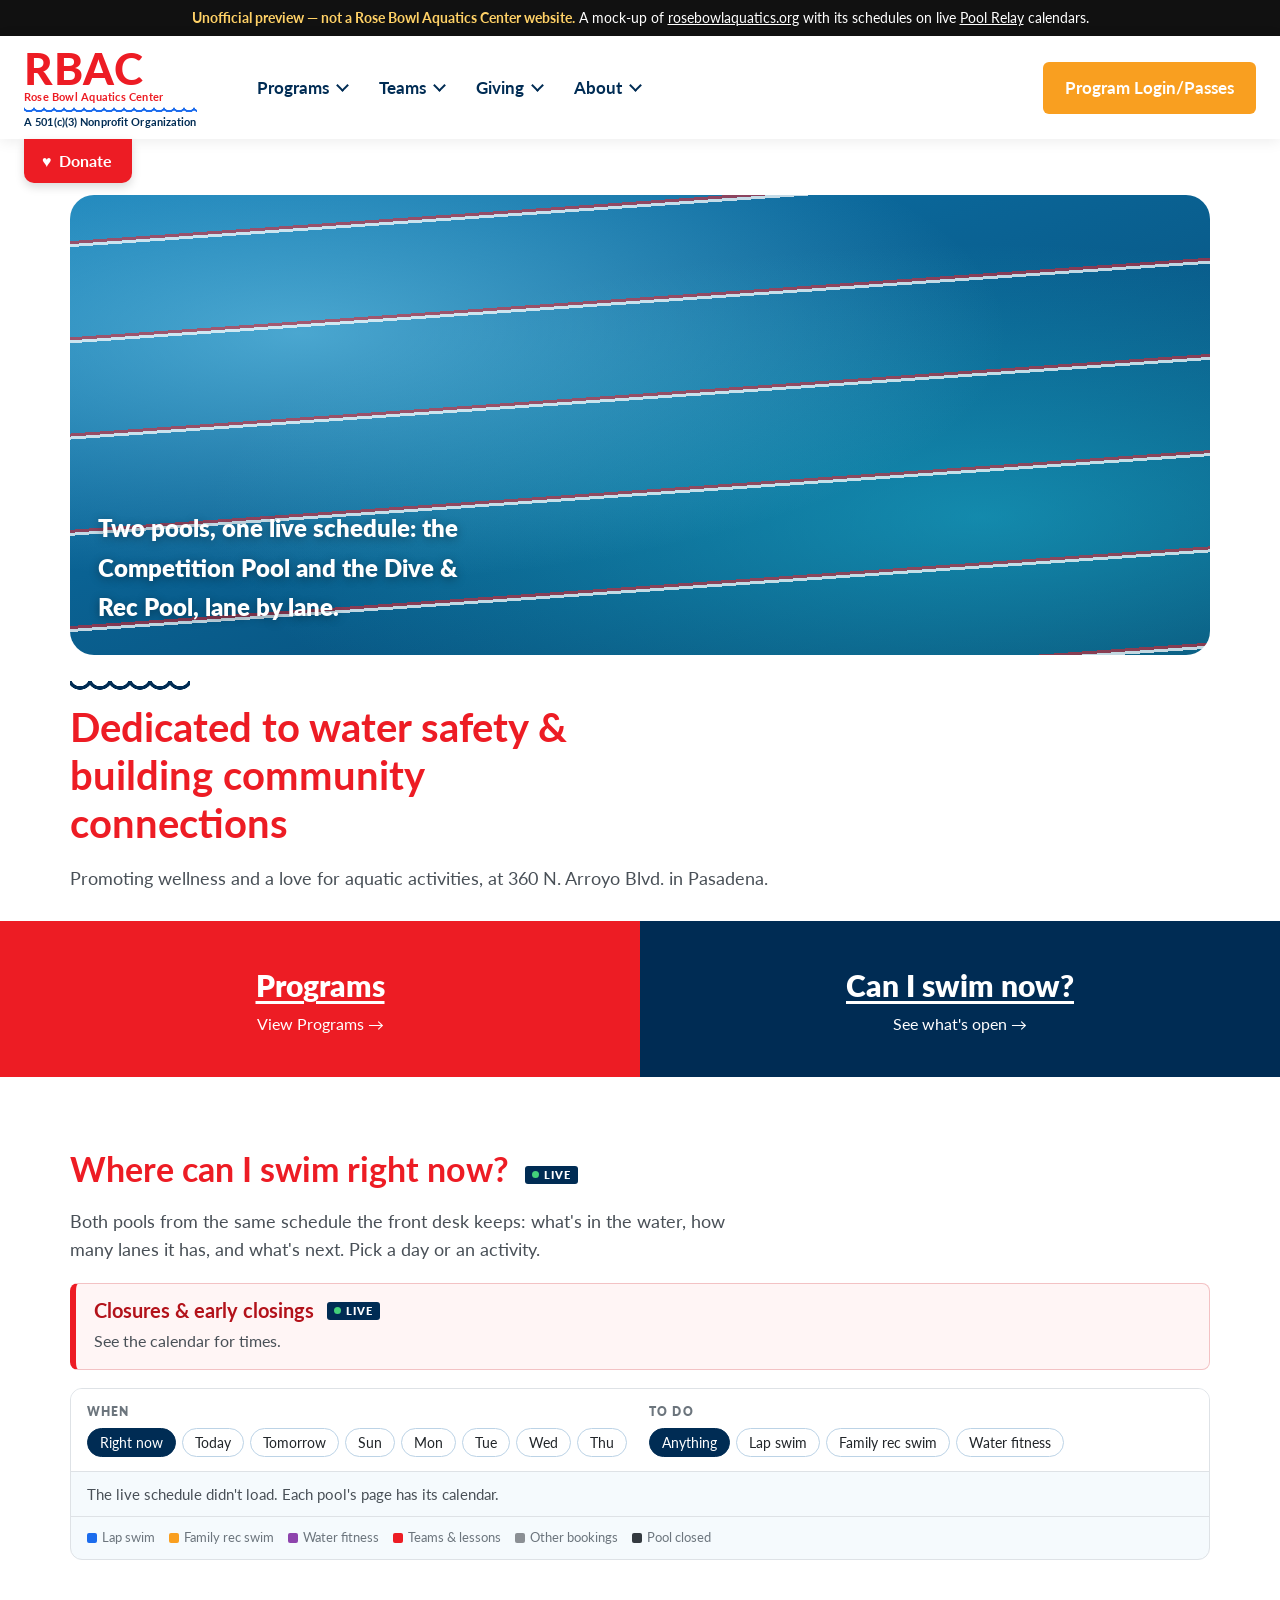
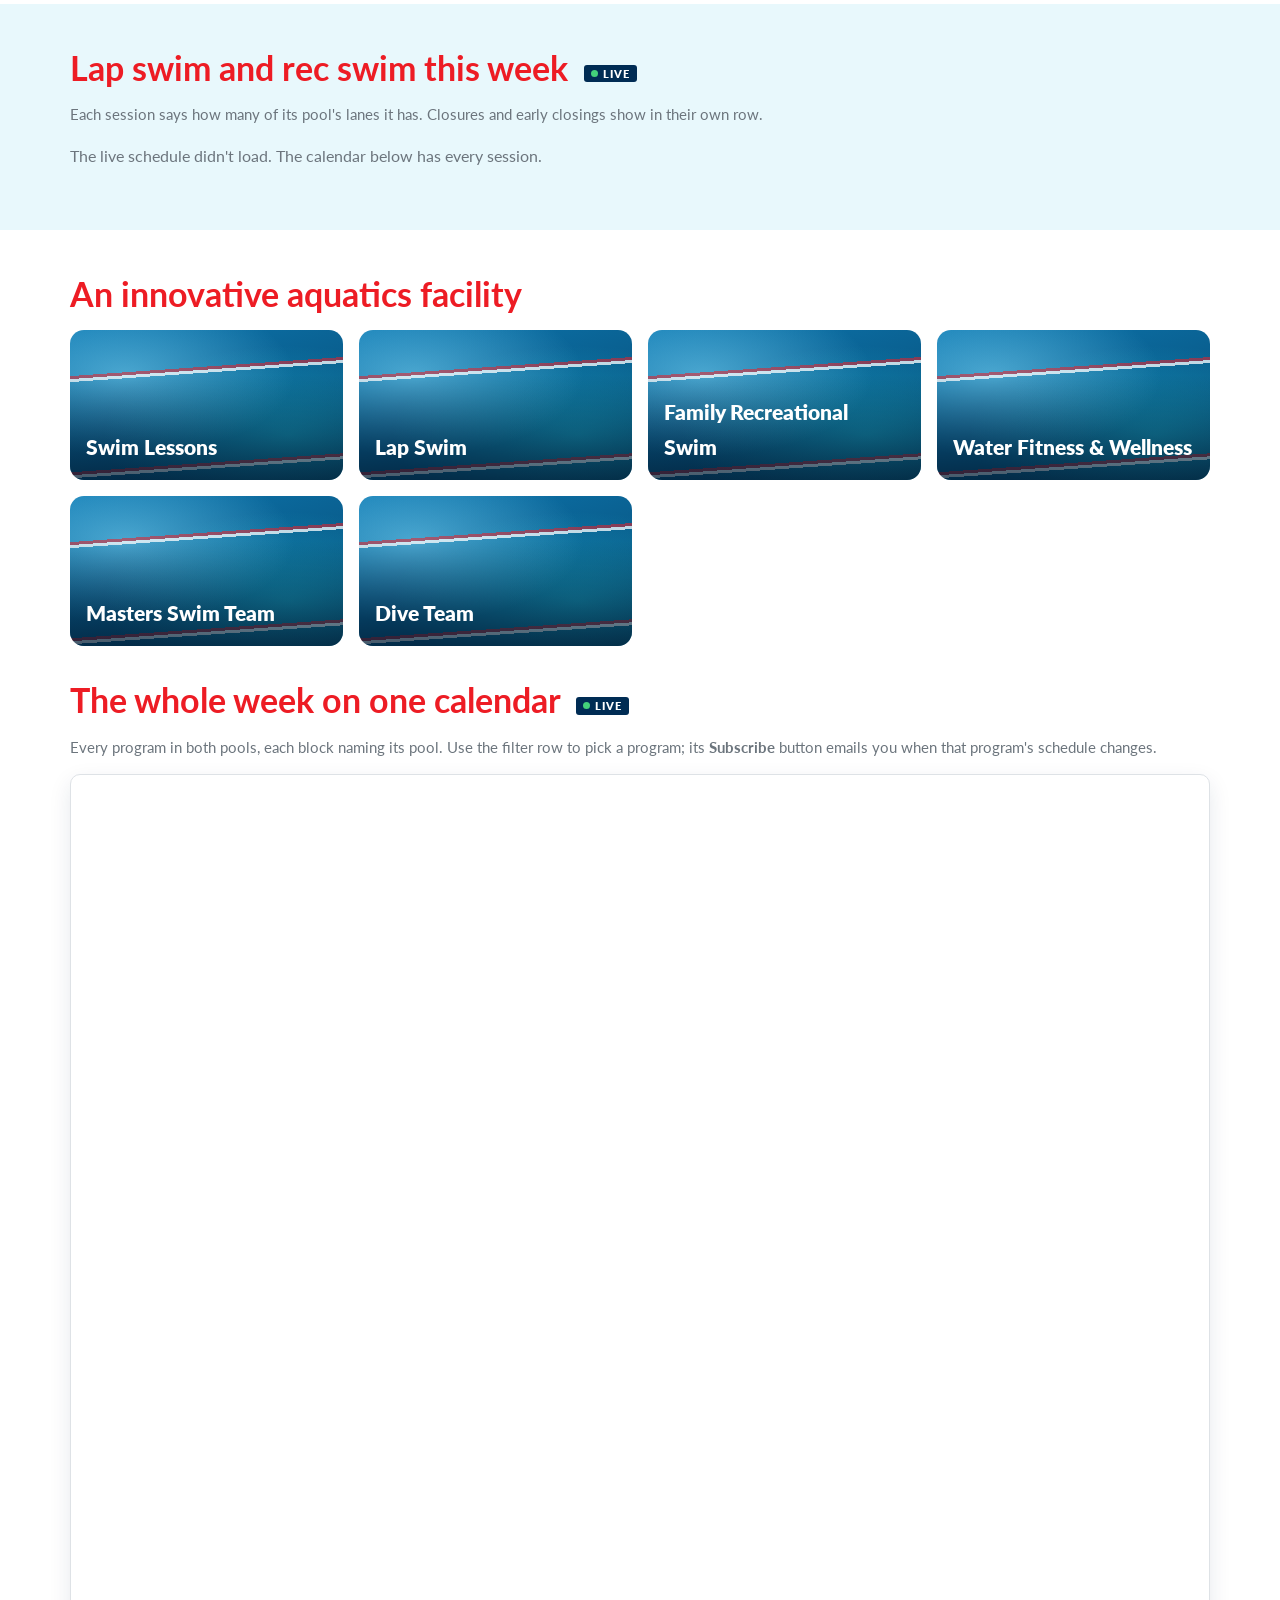
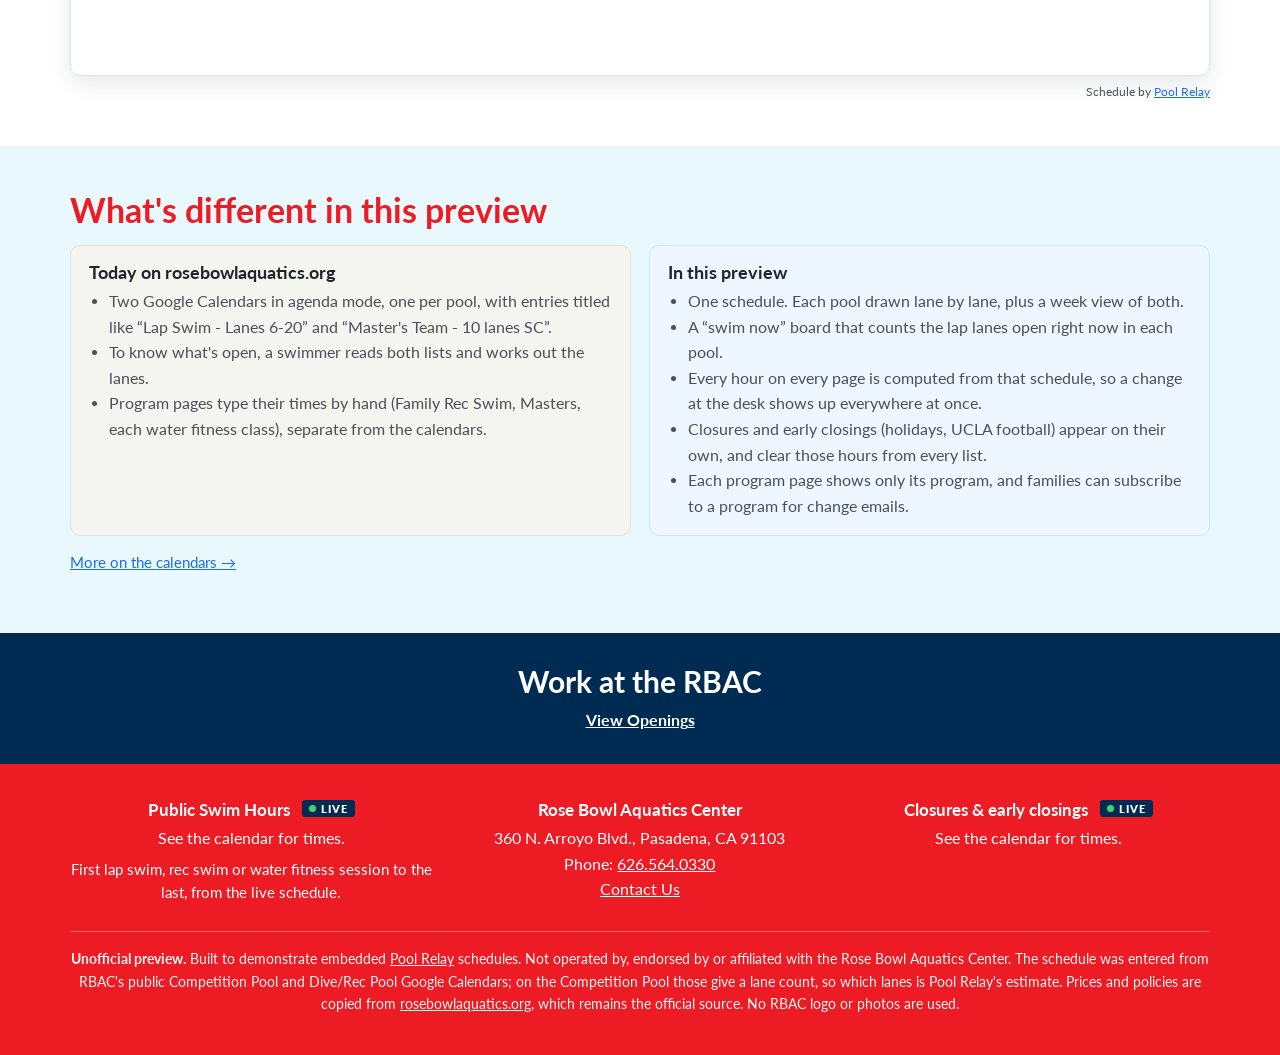
<file: index.html>
<!doctype html>
<!-- UNOFFICIAL PREVIEW. Not a Rose Bowl Aquatics Center website. A mock-up of https://rosebowlaquatics.org
     with the schedule on live Pool Relay calendars. Built to demonstrate Pool Relay; not affiliated with RBAC. -->
<html lang="en">
<head>
<meta charset="utf-8">
<meta name="viewport" content="width=device-width, initial-scale=1">
<meta name="robots" content="noindex">
<title>Home | Rose Bowl Aquatics Center (unofficial preview)</title>
<link rel="preconnect" href="https://fonts.googleapis.com"><link rel="preconnect" href="https://fonts.gstatic.com" crossorigin>
<link href="https://fonts.googleapis.com/css2?family=Lato:wght@400;700;900&display=swap" rel="stylesheet">
<link rel="stylesheet" href="style.css?v=40683fb3">
</head>
<body>
<div class="preview-note"><b>Unofficial preview — not a Rose Bowl Aquatics Center website.</b> A mock-up of <a href="https://rosebowlaquatics.org" target="_blank" rel="noopener noreferrer">rosebowlaquatics.org</a> with its schedules on live <a href="https://www.poolrelay.com/" target="_blank" rel="noopener noreferrer">Pool Relay</a> calendars.</div>
<header class="site"><div class="hdr">
  <a class="brand" href="index.html" aria-label="RBAC preview home"><span class="rb">RBAC</span><span class="rb-sub">Rose Bowl Aquatics Center</span><span class="wave" aria-hidden="true"></span><span class="np">A 501(c)(3) Nonprofit Organization</span></a>
  <nav class="main" aria-label="Main"><div class="dd"><button type="button" aria-haspopup="true">Programs</button><div class="panel"><h3>Our Programs</h3><a href="swim-lessons.html">Swim Lessons</a><a href="water-fitness.html">Water Fitness &amp; Wellness</a><a class="ext" href="https://rosebowlaquatics.org/adaptive-swim-lessons" target="_blank" rel="noopener noreferrer">Adaptive Swim Lessons</a><a class="ext" href="https://rosebowlaquatics.org/camp" target="_blank" rel="noopener noreferrer">Anderson Adventure Camp H20</a><a href="rec-swim.html">Family Recreational Swim</a><a href="lap-swim.html">Lap Swim</a><a class="ext" href="https://rosebowlaquatics.org/therapy-pool" target="_blank" rel="noopener noreferrer">Therapy Pool</a><a class="ext" href="https://rosebowlaquatics.org/red-cross" target="_blank" rel="noopener noreferrer">Red Cross Training/Lifeguard</a><a class="ext" href="https://rosebowlaquatics.org/yoga" target="_blank" rel="noopener noreferrer">Yoga</a></div></div><div class="dd"><button type="button" aria-haspopup="true">Teams</button><div class="panel"><h3>Our Teams</h3><a href="dive-team.html">Dive Team</a><a href="swim-team.html">Swim Team</a><a href="water-polo.html">Water Polo Team</a><a href="rays.html">Rays Swim Team</a><a href="masters.html">Masters Swim Team</a></div></div><div class="dd"><button type="button" aria-haspopup="true">Giving</button><div class="panel"><h3>Giving</h3><a class="ext" href="https://rosebowlaquatics.org/events" target="_blank" rel="noopener noreferrer">Events</a><a class="ext" href="https://rosebowlaquatics.org/support" target="_blank" rel="noopener noreferrer">Why Donate?</a><a class="ext" href="https://rosebowlaquatics.org/ways-to-give" target="_blank" rel="noopener noreferrer">Ways to Give</a><a class="ext" href="https://rosebowlaquatics.org/directing-gift" target="_blank" rel="noopener noreferrer">Directing Your Gift</a><a class="ext" href="https://rosebowlaquatics.org/donation-request" target="_blank" rel="noopener noreferrer">Donation Request</a></div></div><div class="dd"><button type="button" aria-haspopup="true">About</button><div class="panel"><h3>About Us</h3><a class="ext" href="https://rosebowlaquatics.org/Contact-Us" target="_blank" rel="noopener noreferrer">Contact Us</a><a class="ext" href="https://rosebowlaquatics.org/about" target="_blank" rel="noopener noreferrer">About</a><a href="calendars.html">Calendars</a><a class="ext" href="https://rosebowlaquatics.org/visit" target="_blank" rel="noopener noreferrer">Visit RBAC</a><a class="ext" href="https://rosebowlaquatics.org/staff" target="_blank" rel="noopener noreferrer">Leadership</a><a class="ext" href="https://rosebowlaquatics.org/board" target="_blank" rel="noopener noreferrer">Board of Directors</a><a class="ext" href="https://rosebowlaquatics.org/guidelines" target="_blank" rel="noopener noreferrer">RBAC Guidelines</a><a class="ext" href="https://rosebowlaquatics.org/air-quality" target="_blank" rel="noopener noreferrer">Air Quality Monitoring</a><a class="ext" href="https://rosebowlaquatics.org/employment" target="_blank" rel="noopener noreferrer">Employment</a><a class="ext" href="https://rosebowlaquatics.org/financial-assistance" target="_blank" rel="noopener noreferrer">Apply for Financial Assistance</a></div></div></nav>
  <div class="right"><a class="btn-login" href="https://rosebowlaquatics.org/login-page" target="_blank" rel="noopener noreferrer">Program Login/Passes</a>
    <details class="mnav"><summary><i aria-hidden="true"></i>MENU</summary><div class="mpanel"><h4>Programs</h4><a href="swim-lessons.html">Swim Lessons</a><a href="water-fitness.html">Water Fitness &amp; Wellness</a><a class="ext" href="https://rosebowlaquatics.org/adaptive-swim-lessons" target="_blank" rel="noopener noreferrer">Adaptive Swim Lessons</a><a class="ext" href="https://rosebowlaquatics.org/camp" target="_blank" rel="noopener noreferrer">Anderson Adventure Camp H20</a><a href="rec-swim.html">Family Recreational Swim</a><a href="lap-swim.html">Lap Swim</a><a class="ext" href="https://rosebowlaquatics.org/therapy-pool" target="_blank" rel="noopener noreferrer">Therapy Pool</a><a class="ext" href="https://rosebowlaquatics.org/red-cross" target="_blank" rel="noopener noreferrer">Red Cross Training/Lifeguard</a><a class="ext" href="https://rosebowlaquatics.org/yoga" target="_blank" rel="noopener noreferrer">Yoga</a><h4>Teams</h4><a href="dive-team.html">Dive Team</a><a href="swim-team.html">Swim Team</a><a href="water-polo.html">Water Polo Team</a><a href="rays.html">Rays Swim Team</a><a href="masters.html">Masters Swim Team</a><h4>Giving</h4><a class="ext" href="https://rosebowlaquatics.org/events" target="_blank" rel="noopener noreferrer">Events</a><a class="ext" href="https://rosebowlaquatics.org/support" target="_blank" rel="noopener noreferrer">Why Donate?</a><a class="ext" href="https://rosebowlaquatics.org/ways-to-give" target="_blank" rel="noopener noreferrer">Ways to Give</a><a class="ext" href="https://rosebowlaquatics.org/directing-gift" target="_blank" rel="noopener noreferrer">Directing Your Gift</a><a class="ext" href="https://rosebowlaquatics.org/donation-request" target="_blank" rel="noopener noreferrer">Donation Request</a><h4>About</h4><a class="ext" href="https://rosebowlaquatics.org/Contact-Us" target="_blank" rel="noopener noreferrer">Contact Us</a><a class="ext" href="https://rosebowlaquatics.org/about" target="_blank" rel="noopener noreferrer">About</a><a href="calendars.html">Calendars</a><a class="ext" href="https://rosebowlaquatics.org/visit" target="_blank" rel="noopener noreferrer">Visit RBAC</a><a class="ext" href="https://rosebowlaquatics.org/staff" target="_blank" rel="noopener noreferrer">Leadership</a><a class="ext" href="https://rosebowlaquatics.org/board" target="_blank" rel="noopener noreferrer">Board of Directors</a><a class="ext" href="https://rosebowlaquatics.org/guidelines" target="_blank" rel="noopener noreferrer">RBAC Guidelines</a><a class="ext" href="https://rosebowlaquatics.org/air-quality" target="_blank" rel="noopener noreferrer">Air Quality Monitoring</a><a class="ext" href="https://rosebowlaquatics.org/employment" target="_blank" rel="noopener noreferrer">Employment</a><a class="ext" href="https://rosebowlaquatics.org/financial-assistance" target="_blank" rel="noopener noreferrer">Apply for Financial Assistance</a></div></details></div>
  <a class="donate" href="https://rosebowlaquatics.org/donate" target="_blank" rel="noopener noreferrer">Donate</a>
</div></header>
<main>


<div class="home-hero"><div class="pic water"><span>Two pools, one live schedule: the Competition Pool and the Dive &amp; Rec Pool, lane by lane.</span></div>
  <span class="squiggle" aria-hidden="true"></span>
  <h2 class="tagline">Dedicated to water safety &amp; building community connections</h2>
  <p class="lede">Promoting wellness and a love for aquatic activities, at 360 N. Arroyo Blvd. in Pasadena.</p></div>
<div class="tiles"><a class="t-red" href="#programs"><b>Programs</b><span>View Programs</span></a>
  <a class="t-navy" href="#now"><b>Can I swim now?</b><span>See what's open</span></a></div>

<section class="band" id="now"><div class="wrap">
  <h2 class="sec-title">Where can I swim right now? <span class="live-tag">Live</span></h2>
  <p class="lede">Both pools from the same schedule the front desk keeps: what's in the water, how many lanes it has, and what's next.
    Pick a day or an activity.</p>
  <div class="alert" aria-live="polite"><h3>Closures &amp; early closings <span class="live-tag">Live</span></h3>
  <div data-live="alerts" data-view="ldh1B3ldemNOlqrz69lAVa" data-pool="ctr" data-ahead="100"><p class="muted">None coming up.</p></div></div>
  <div id="finder" class="finder" data-view="ldh1B3ldemNOlqrz69lAVa" data-all-label="Both pools"></div>
</div></section>

<section class="band tint"><div class="wrap">
  <h2 class="sec-title">Lap swim and rec swim this week <span class="live-tag">Live</span></h2>
  <p class="small muted">Each session says how many of its pool's lanes it has. Closures and early closings show in their own row.</p>
  <div id="week" data-view="ldh1B3ldemNOlqrz69lAVa" data-pool="ctr" data-pools="Competition Pool|Dive &amp; Rec Pool" data-kind="lap|rec"><p class="muted">Loading the week…</p></div>
</div></section>

<section class="band" id="programs"><div class="wrap">
  <h2 class="sec-title">An innovative aquatics facility</h2>
  <div class="prog-grid"><a class="water" href="swim-lessons.html"><span>Swim Lessons</span></a><a class="water" href="lap-swim.html"><span>Lap Swim</span></a><a class="water" href="rec-swim.html"><span>Family Recreational Swim</span></a><a class="water" href="water-fitness.html"><span>Water Fitness &amp; Wellness</span></a><a class="water" href="masters.html"><span>Masters Swim Team</span></a><a class="water" href="dive-team.html"><span>Dive Team</span></a></div>
  <h2 class="sec-title" style="margin-top:34px">The whole week on one calendar <span class="live-tag">Live</span></h2>
  <p class="small muted">Every program in both pools, each block naming its pool. Use the filter row to pick a program; its
    <b>Subscribe</b> button emails you when that program's schedule changes.</p>
  <div class="frame"><iframe src="https://www.poolrelay.com/embed/ldh1B3ldemNOlqrz69lAVa" height="900" title="Rose Bowl Aquatics Center, week" loading="lazy"></iframe></div><p class="credit">Schedule by <a href="https://www.poolrelay.com/" target="_blank" rel="noopener noreferrer">Pool Relay</a></p>
</div></section>

<section class="band tint"><div class="wrap">
  <h2 class="sec-title">What's different in this preview</h2>
  <div class="before-after">
    <div class="b"><h3>Today on rosebowlaquatics.org</h3><ul>
      <li>Two Google Calendars in agenda mode, one per pool, with entries titled like “Lap Swim - Lanes 6-20” and “Master's Team - 10 lanes SC”.</li>
      <li>To know what's open, a swimmer reads both lists and works out the lanes.</li>
      <li>Program pages type their times by hand (Family Rec Swim, Masters, each water fitness class), separate from the calendars.</li></ul></div>
    <div class="a"><h3>In this preview</h3><ul>
      <li>One schedule. Each pool drawn lane by lane, plus a week view of both.</li>
      <li>A “swim now” board that counts the lap lanes open right now in each pool.</li>
      <li>Every hour on every page is computed from that schedule, so a change at the desk shows up everywhere at once.</li>
      <li>Closures and early closings (holidays, UCLA football) appear on their own, and clear those hours from every list.</li>
      <li>Each program page shows only its program, and families can subscribe to a program for change emails.</li></ul></div>
  </div>
  <p class="small"><a href="calendars.html">More on the calendars →</a></p>
</div></section>

</main>
<div class="work"><h3>Work at the RBAC</h3><a href="https://rosebowlaquatics.org/employment" target="_blank" rel="noopener noreferrer">View Openings</a></div>
<footer class="site"><div class="wrap">
  <div class="cols">
    <div><h4>Public Swim Hours <span class="live-tag">Live</span></h4><div data-live="hours" data-view="ldh1B3ldemNOlqrz69lAVa" data-pool="ctr" data-group="Lap Swim|Family Recreational Swim|Water Fitness &amp; Wellness" data-format="dl">…</div>
      <p class="small" style="margin:6px 0 0">First lap swim, rec swim or water fitness session to the last, from the live schedule.</p></div>
    <div><h4>Rose Bowl Aquatics Center</h4><p style="margin:0">360 N. Arroyo Blvd., Pasadena, CA 91103<br>Phone: <a href="tel:6265640330">626.564.0330</a><br>
      <a href="https://rosebowlaquatics.org/Contact-Us" target="_blank" rel="noopener noreferrer">Contact Us</a></p></div>
    <div><h4>Closures &amp; early closings <span class="live-tag">Live</span></h4><div data-live="alerts" data-view="ldh1B3ldemNOlqrz69lAVa" data-pool="ctr" data-ahead="60" class="foot-alerts"><p>None coming up.</p></div></div>
  </div>
  <p class="disc"><b>Unofficial preview.</b> Built to demonstrate embedded <a href="https://www.poolrelay.com/" target="_blank" rel="noopener noreferrer">Pool Relay</a> schedules. Not operated by,
    endorsed by or affiliated with the Rose Bowl Aquatics Center. The schedule was entered from RBAC's public Competition Pool and
    Dive/Rec Pool Google Calendars; on the Competition Pool those give a lane count, so which lanes is Pool Relay's estimate.
    Prices and policies are copied from <a href="https://rosebowlaquatics.org" target="_blank" rel="noopener noreferrer">rosebowlaquatics.org</a>, which remains the official source. No RBAC logo or photos are used.</p>
</div></footer>
<script>window.POOLS = [{"slug": "comp", "name": "Competition Pool", "facility": "Rose Bowl Aquatics Center", "pool": "Competition Pool", "area": "Pasadena", "kind": "yearRound", "href": "lap-swim.html#comp", "sub": "50 m \u00b7 8 long-course or 20 short-course lanes \u00b7 typically 79\u00b0"}, {"slug": "rec", "name": "Dive & Rec Pool", "facility": "Rose Bowl Aquatics Center", "pool": "Dive & Rec Pool", "area": "Pasadena", "kind": "yearRound", "href": "lap-swim.html#dive", "sub": "20 lanes \u00b7 shallow end for rec swim, deep end for diving \u00b7 typically 86\u00b0"}, {"slug": "ctr", "name": "Rose Bowl Aquatics Center", "facility": "Rose Bowl Aquatics Center", "area": "Pasadena", "kind": "center", "href": "index.html"}];</script>
<script src="finder.js?v=40683fb3"></script>
</body>
</html>
</file>
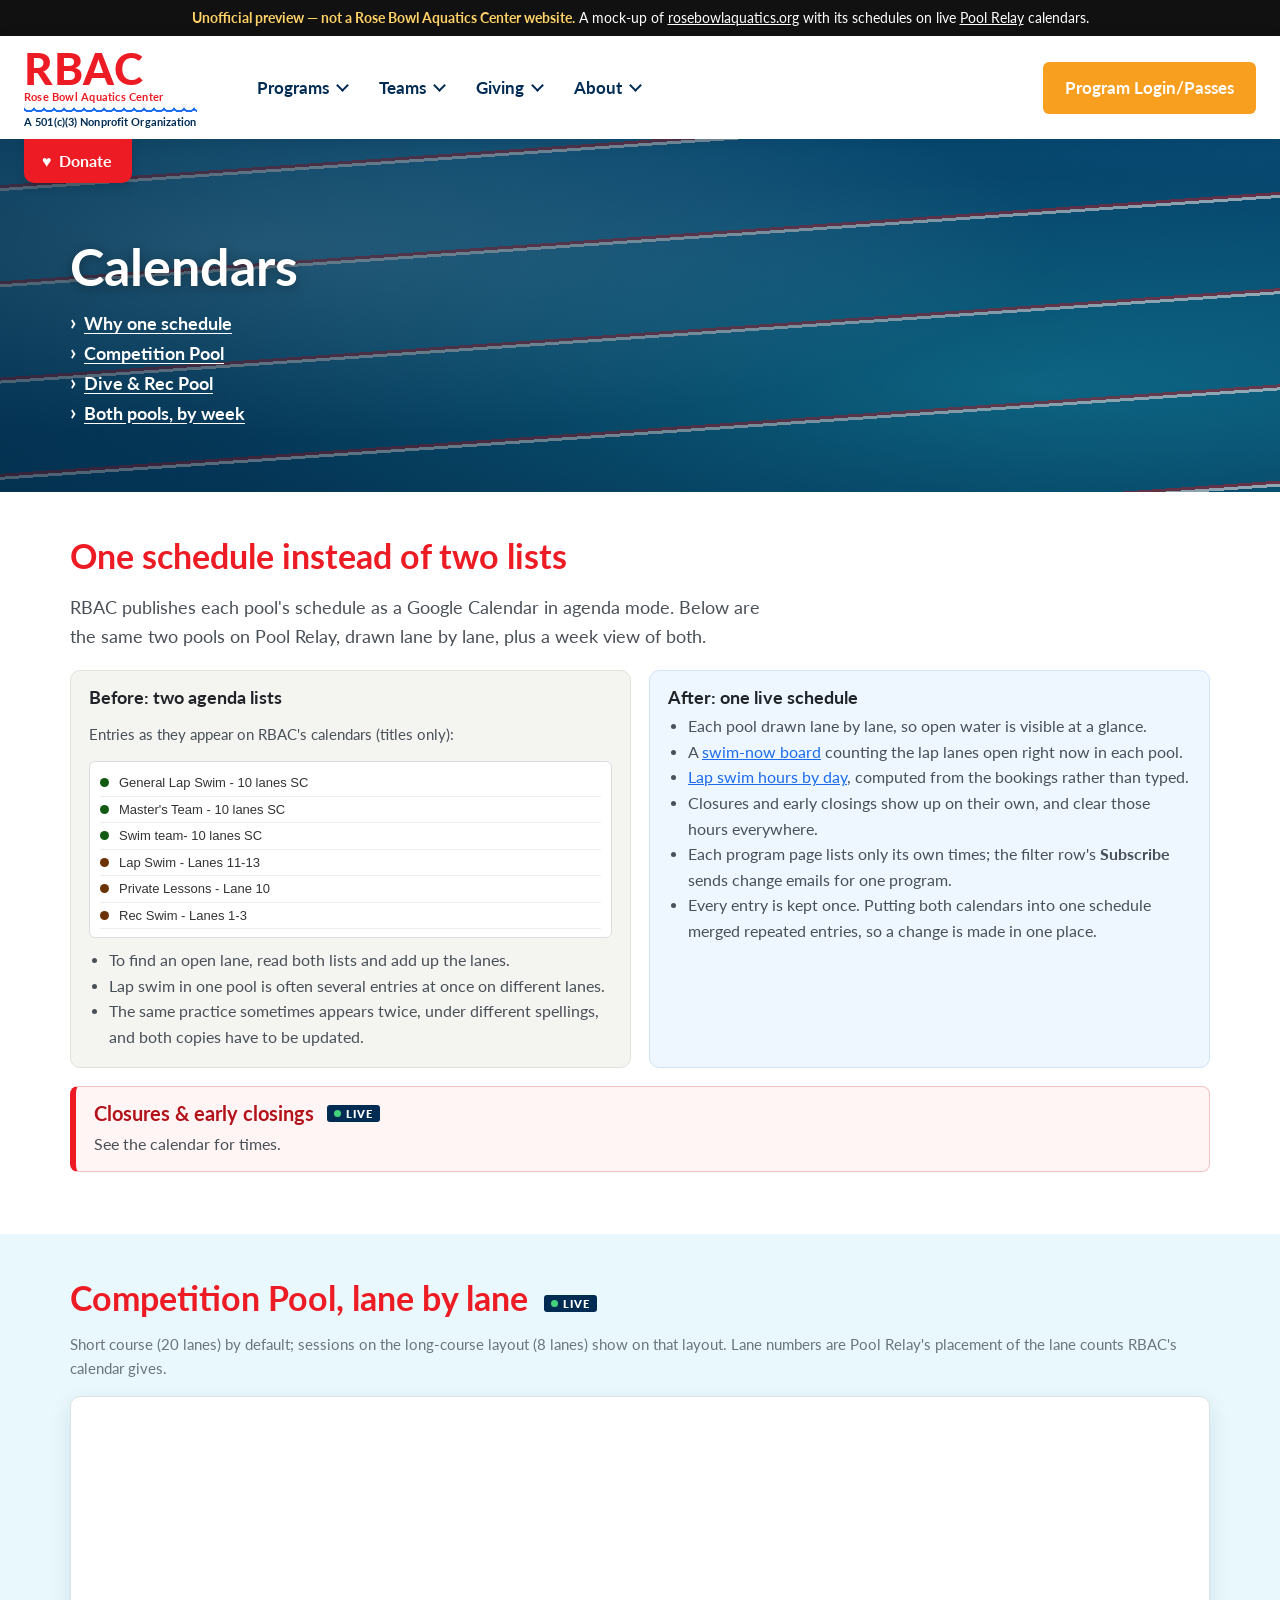
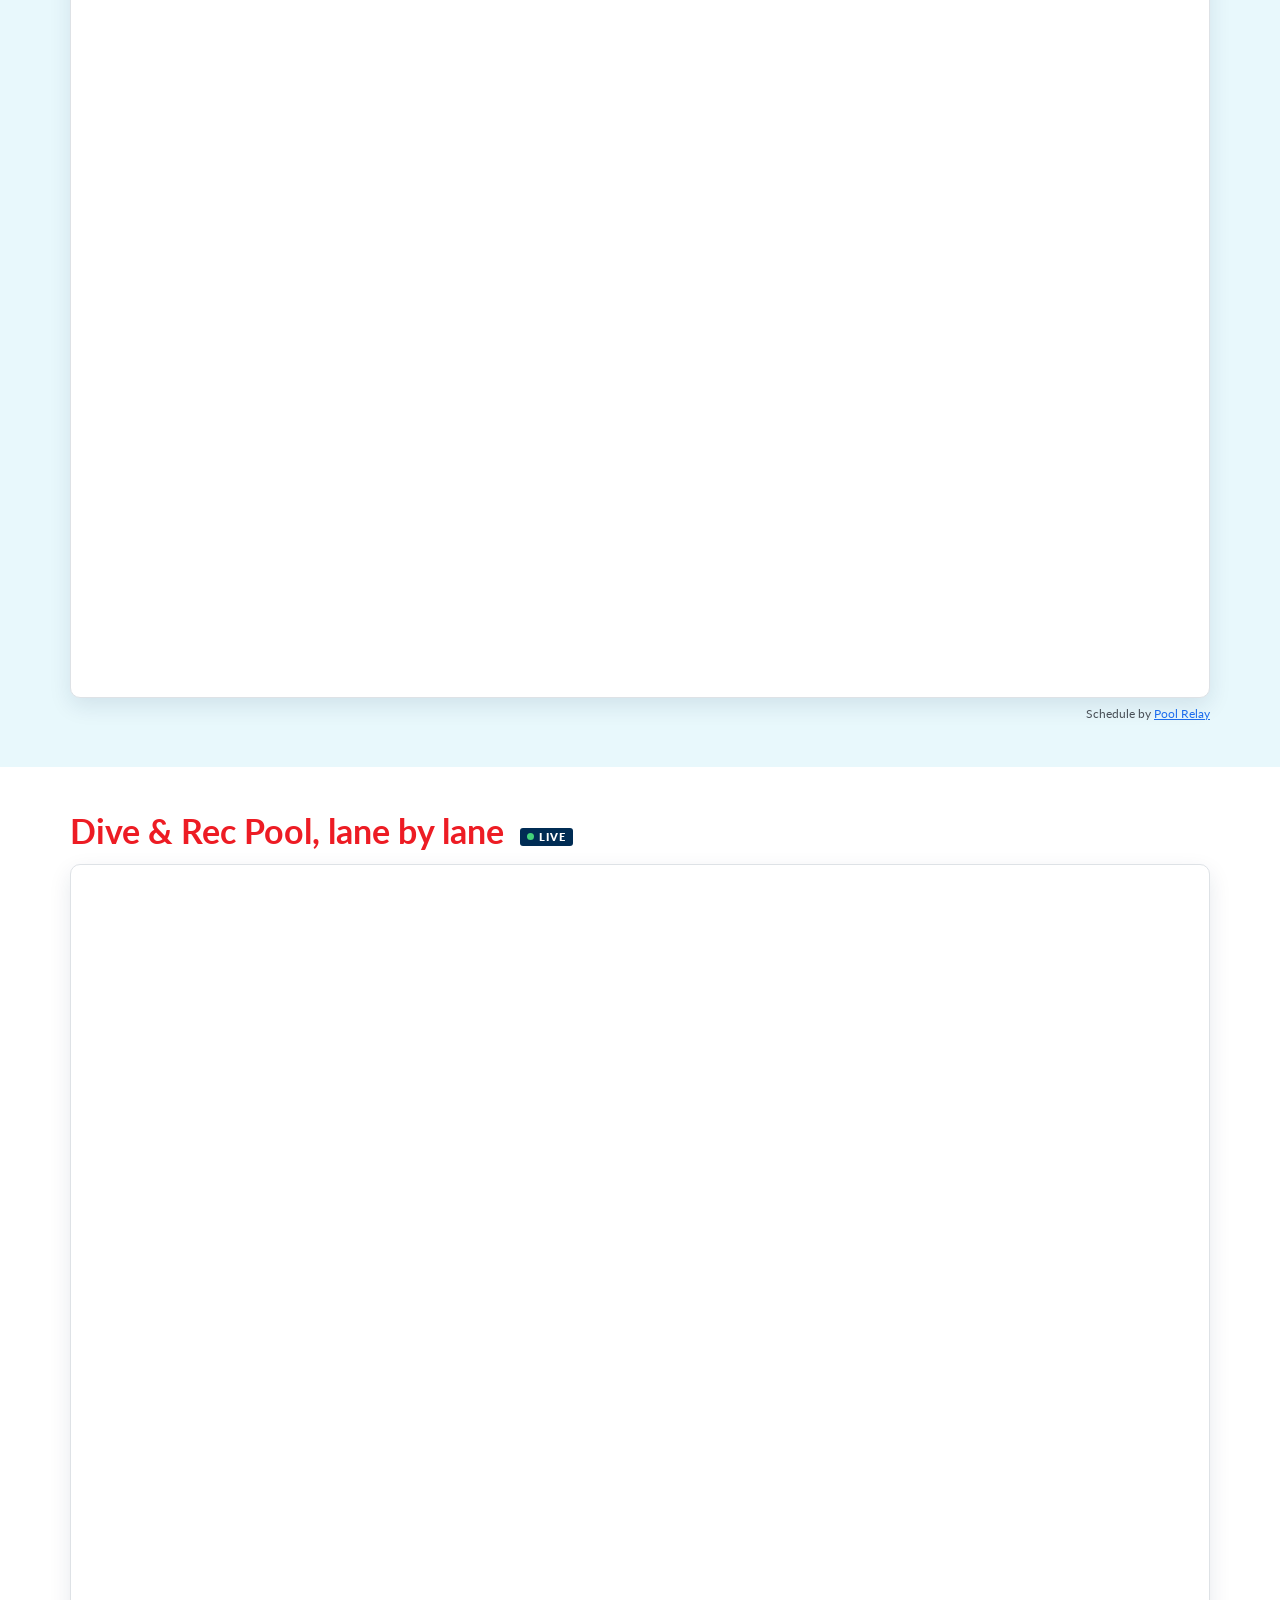
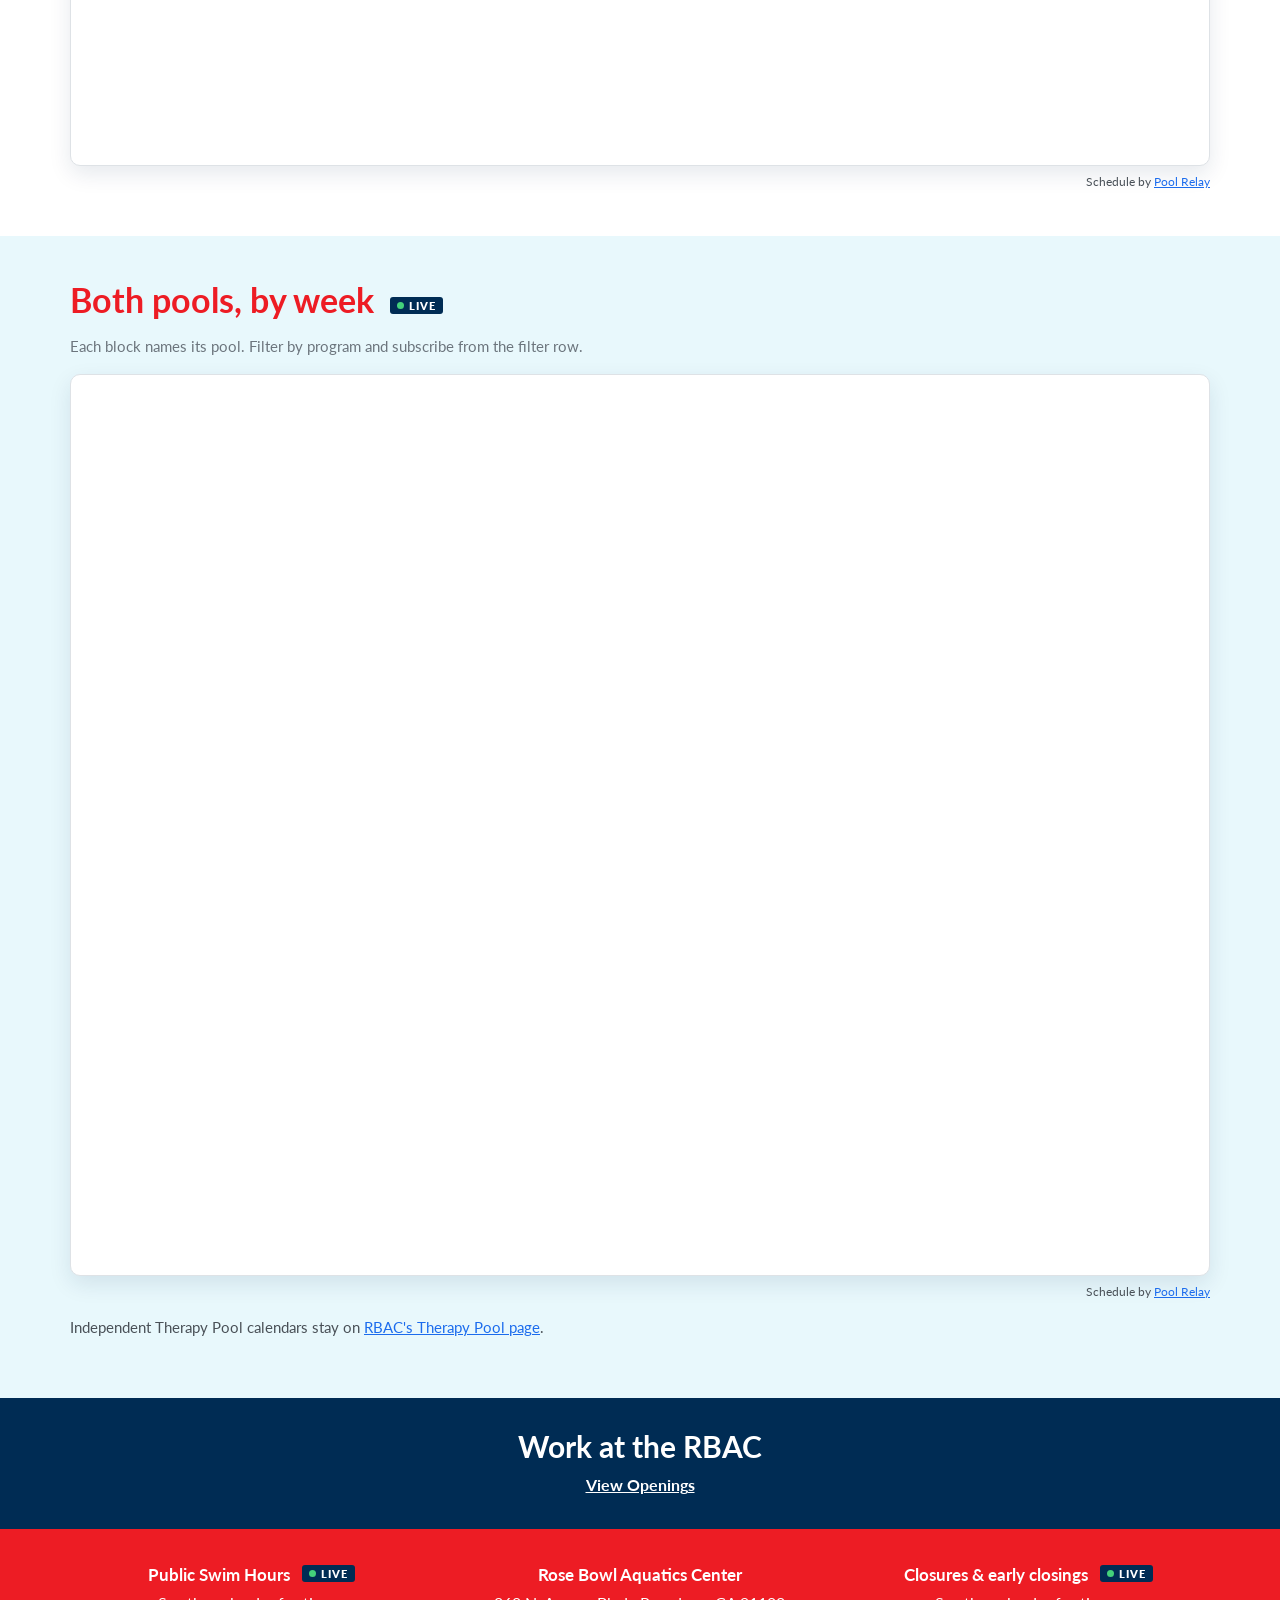
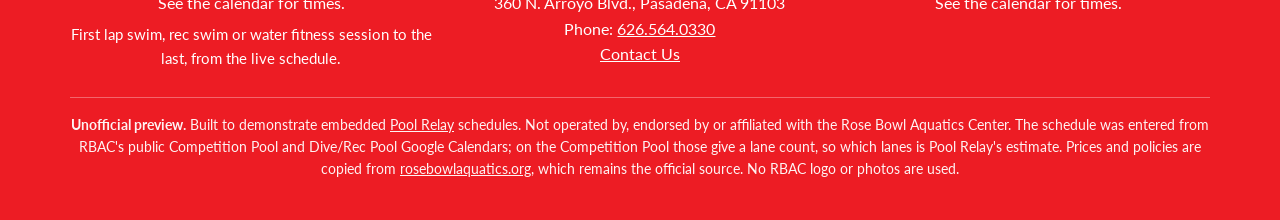
<file: calendars.html>
<!doctype html>
<!-- UNOFFICIAL PREVIEW. Not a Rose Bowl Aquatics Center website. A mock-up of https://rosebowlaquatics.org
     with the schedule on live Pool Relay calendars. Built to demonstrate Pool Relay; not affiliated with RBAC. -->
<html lang="en">
<head>
<meta charset="utf-8">
<meta name="viewport" content="width=device-width, initial-scale=1">
<meta name="robots" content="noindex">
<title>Calendars | Rose Bowl Aquatics Center (unofficial preview)</title>
<link rel="preconnect" href="https://fonts.googleapis.com"><link rel="preconnect" href="https://fonts.gstatic.com" crossorigin>
<link href="https://fonts.googleapis.com/css2?family=Lato:wght@400;700;900&display=swap" rel="stylesheet">
<link rel="stylesheet" href="style.css?v=40683fb3">
</head>
<body>
<div class="preview-note"><b>Unofficial preview — not a Rose Bowl Aquatics Center website.</b> A mock-up of <a href="https://rosebowlaquatics.org" target="_blank" rel="noopener noreferrer">rosebowlaquatics.org</a> with its schedules on live <a href="https://www.poolrelay.com/" target="_blank" rel="noopener noreferrer">Pool Relay</a> calendars.</div>
<header class="site"><div class="hdr">
  <a class="brand" href="index.html" aria-label="RBAC preview home"><span class="rb">RBAC</span><span class="rb-sub">Rose Bowl Aquatics Center</span><span class="wave" aria-hidden="true"></span><span class="np">A 501(c)(3) Nonprofit Organization</span></a>
  <nav class="main" aria-label="Main"><div class="dd"><button type="button" aria-haspopup="true">Programs</button><div class="panel"><h3>Our Programs</h3><a href="swim-lessons.html">Swim Lessons</a><a href="water-fitness.html">Water Fitness &amp; Wellness</a><a class="ext" href="https://rosebowlaquatics.org/adaptive-swim-lessons" target="_blank" rel="noopener noreferrer">Adaptive Swim Lessons</a><a class="ext" href="https://rosebowlaquatics.org/camp" target="_blank" rel="noopener noreferrer">Anderson Adventure Camp H20</a><a href="rec-swim.html">Family Recreational Swim</a><a href="lap-swim.html">Lap Swim</a><a class="ext" href="https://rosebowlaquatics.org/therapy-pool" target="_blank" rel="noopener noreferrer">Therapy Pool</a><a class="ext" href="https://rosebowlaquatics.org/red-cross" target="_blank" rel="noopener noreferrer">Red Cross Training/Lifeguard</a><a class="ext" href="https://rosebowlaquatics.org/yoga" target="_blank" rel="noopener noreferrer">Yoga</a></div></div><div class="dd"><button type="button" aria-haspopup="true">Teams</button><div class="panel"><h3>Our Teams</h3><a href="dive-team.html">Dive Team</a><a href="swim-team.html">Swim Team</a><a href="water-polo.html">Water Polo Team</a><a href="rays.html">Rays Swim Team</a><a href="masters.html">Masters Swim Team</a></div></div><div class="dd"><button type="button" aria-haspopup="true">Giving</button><div class="panel"><h3>Giving</h3><a class="ext" href="https://rosebowlaquatics.org/events" target="_blank" rel="noopener noreferrer">Events</a><a class="ext" href="https://rosebowlaquatics.org/support" target="_blank" rel="noopener noreferrer">Why Donate?</a><a class="ext" href="https://rosebowlaquatics.org/ways-to-give" target="_blank" rel="noopener noreferrer">Ways to Give</a><a class="ext" href="https://rosebowlaquatics.org/directing-gift" target="_blank" rel="noopener noreferrer">Directing Your Gift</a><a class="ext" href="https://rosebowlaquatics.org/donation-request" target="_blank" rel="noopener noreferrer">Donation Request</a></div></div><div class="dd"><button type="button" aria-haspopup="true">About</button><div class="panel"><h3>About Us</h3><a class="ext" href="https://rosebowlaquatics.org/Contact-Us" target="_blank" rel="noopener noreferrer">Contact Us</a><a class="ext" href="https://rosebowlaquatics.org/about" target="_blank" rel="noopener noreferrer">About</a><a href="calendars.html" class="here">Calendars</a><a class="ext" href="https://rosebowlaquatics.org/visit" target="_blank" rel="noopener noreferrer">Visit RBAC</a><a class="ext" href="https://rosebowlaquatics.org/staff" target="_blank" rel="noopener noreferrer">Leadership</a><a class="ext" href="https://rosebowlaquatics.org/board" target="_blank" rel="noopener noreferrer">Board of Directors</a><a class="ext" href="https://rosebowlaquatics.org/guidelines" target="_blank" rel="noopener noreferrer">RBAC Guidelines</a><a class="ext" href="https://rosebowlaquatics.org/air-quality" target="_blank" rel="noopener noreferrer">Air Quality Monitoring</a><a class="ext" href="https://rosebowlaquatics.org/employment" target="_blank" rel="noopener noreferrer">Employment</a><a class="ext" href="https://rosebowlaquatics.org/financial-assistance" target="_blank" rel="noopener noreferrer">Apply for Financial Assistance</a></div></div></nav>
  <div class="right"><a class="btn-login" href="https://rosebowlaquatics.org/login-page" target="_blank" rel="noopener noreferrer">Program Login/Passes</a>
    <details class="mnav"><summary><i aria-hidden="true"></i>MENU</summary><div class="mpanel"><h4>Programs</h4><a href="swim-lessons.html">Swim Lessons</a><a href="water-fitness.html">Water Fitness &amp; Wellness</a><a class="ext" href="https://rosebowlaquatics.org/adaptive-swim-lessons" target="_blank" rel="noopener noreferrer">Adaptive Swim Lessons</a><a class="ext" href="https://rosebowlaquatics.org/camp" target="_blank" rel="noopener noreferrer">Anderson Adventure Camp H20</a><a href="rec-swim.html">Family Recreational Swim</a><a href="lap-swim.html">Lap Swim</a><a class="ext" href="https://rosebowlaquatics.org/therapy-pool" target="_blank" rel="noopener noreferrer">Therapy Pool</a><a class="ext" href="https://rosebowlaquatics.org/red-cross" target="_blank" rel="noopener noreferrer">Red Cross Training/Lifeguard</a><a class="ext" href="https://rosebowlaquatics.org/yoga" target="_blank" rel="noopener noreferrer">Yoga</a><h4>Teams</h4><a href="dive-team.html">Dive Team</a><a href="swim-team.html">Swim Team</a><a href="water-polo.html">Water Polo Team</a><a href="rays.html">Rays Swim Team</a><a href="masters.html">Masters Swim Team</a><h4>Giving</h4><a class="ext" href="https://rosebowlaquatics.org/events" target="_blank" rel="noopener noreferrer">Events</a><a class="ext" href="https://rosebowlaquatics.org/support" target="_blank" rel="noopener noreferrer">Why Donate?</a><a class="ext" href="https://rosebowlaquatics.org/ways-to-give" target="_blank" rel="noopener noreferrer">Ways to Give</a><a class="ext" href="https://rosebowlaquatics.org/directing-gift" target="_blank" rel="noopener noreferrer">Directing Your Gift</a><a class="ext" href="https://rosebowlaquatics.org/donation-request" target="_blank" rel="noopener noreferrer">Donation Request</a><h4>About</h4><a class="ext" href="https://rosebowlaquatics.org/Contact-Us" target="_blank" rel="noopener noreferrer">Contact Us</a><a class="ext" href="https://rosebowlaquatics.org/about" target="_blank" rel="noopener noreferrer">About</a><a href="calendars.html" class="here">Calendars</a><a class="ext" href="https://rosebowlaquatics.org/visit" target="_blank" rel="noopener noreferrer">Visit RBAC</a><a class="ext" href="https://rosebowlaquatics.org/staff" target="_blank" rel="noopener noreferrer">Leadership</a><a class="ext" href="https://rosebowlaquatics.org/board" target="_blank" rel="noopener noreferrer">Board of Directors</a><a class="ext" href="https://rosebowlaquatics.org/guidelines" target="_blank" rel="noopener noreferrer">RBAC Guidelines</a><a class="ext" href="https://rosebowlaquatics.org/air-quality" target="_blank" rel="noopener noreferrer">Air Quality Monitoring</a><a class="ext" href="https://rosebowlaquatics.org/employment" target="_blank" rel="noopener noreferrer">Employment</a><a class="ext" href="https://rosebowlaquatics.org/financial-assistance" target="_blank" rel="noopener noreferrer">Apply for Financial Assistance</a></div></details></div>
  <a class="donate" href="https://rosebowlaquatics.org/donate" target="_blank" rel="noopener noreferrer">Donate</a>
</div></header>
<main>
<div class="hero water"><div class="wrap"><h1>Calendars</h1><ul><li><a href="#before">Why one schedule</a></li><li><a href="#comp">Competition Pool</a></li><li><a href="#dive">Dive &amp; Rec Pool</a></li><li><a href="#week-cal">Both pools, by week</a></li></ul></div></div>

<section class="band" id="before"><div class="wrap">
  <h2 class="sec-title">One schedule instead of two lists</h2>
  <p class="lede">RBAC publishes each pool's schedule as a Google Calendar in agenda mode. Below are the same two pools on Pool Relay,
    drawn lane by lane, plus a week view of both.</p>
  <div class="before-after">
    <div class="b"><h3>Before: two agenda lists</h3>
      <p class="small">Entries as they appear on RBAC's calendars (titles only):</p>
      <div class="agenda" aria-label="Example agenda entries">
        <div><i></i><span>General Lap Swim - 10 lanes SC</span></div><div><i></i><span>Master's Team - 10 lanes SC</span></div>
        <div><i></i><span>Swim team- 10 lanes SC</span></div><div><i style="background:#6b3304"></i><span>Lap Swim - Lanes 11-13</span></div>
        <div><i style="background:#6b3304"></i><span>Private Lessons - Lane 10</span></div><div><i style="background:#6b3304"></i><span>Rec Swim - Lanes 1-3</span></div></div>
      <ul style="margin-top:10px"><li>To find an open lane, read both lists and add up the lanes.</li>
        <li>Lap swim in one pool is often several entries at once on different lanes.</li>
        <li>The same practice sometimes appears twice, under different spellings, and both copies have to be updated.</li></ul></div>
    <div class="a"><h3>After: one live schedule</h3><ul>
      <li>Each pool drawn lane by lane, so open water is visible at a glance.</li>
      <li>A <a href="index.html#now">swim-now board</a> counting the lap lanes open right now in each pool.</li>
      <li><a href="lap-swim.html#hours">Lap swim hours by day</a>, computed from the bookings rather than typed.</li>
      <li>Closures and early closings show up on their own, and clear those hours everywhere.</li>
      <li>Each program page lists only its own times; the filter row's <b>Subscribe</b> sends change emails for one program.</li>
      <li>Every entry is kept once. Putting both calendars into one schedule merged repeated entries, so a change is made in one place.</li></ul></div>
  </div>
  <div class="alert" aria-live="polite"><h3>Closures &amp; early closings <span class="live-tag">Live</span></h3>
  <div data-live="alerts" data-view="ldh1B3ldemNOlqrz69lAVa" data-pool="ctr" data-ahead="100"><p class="muted">None coming up.</p></div></div>
</div></section>

<section class="band tint" id="comp"><div class="wrap">
  <h2 class="sec-title">Competition Pool, lane by lane <span class="live-tag">Live</span></h2>
  <p class="small muted">Short course (20 lanes) by default; sessions on the long-course layout (8 lanes) show on that layout. Lane numbers
    are Pool Relay's placement of the lane counts RBAC's calendar gives.</p>
  <div class="frame"><iframe src="https://www.poolrelay.com/embed/FgHEbQHJyQ9xrnxBa1FmYt" height="900" title="Rose Bowl Competition Pool, lane by lane" loading="lazy"></iframe></div><p class="credit">Schedule by <a href="https://www.poolrelay.com/" target="_blank" rel="noopener noreferrer">Pool Relay</a></p>
</div></section>

<section class="band" id="dive"><div class="wrap">
  <h2 class="sec-title">Dive &amp; Rec Pool, lane by lane <span class="live-tag">Live</span></h2>
  <div class="frame"><iframe src="https://www.poolrelay.com/embed/430wOk0AHmfQrpXaag7Hrs" height="900" title="Rose Bowl Dive &amp; Rec Pool, lane by lane" loading="lazy"></iframe></div><p class="credit">Schedule by <a href="https://www.poolrelay.com/" target="_blank" rel="noopener noreferrer">Pool Relay</a></p>
</div></section>

<section class="band tint" id="week-cal"><div class="wrap">
  <h2 class="sec-title">Both pools, by week <span class="live-tag">Live</span></h2>
  <p class="small muted">Each block names its pool. Filter by program and subscribe from the filter row.</p>
  <div class="frame"><iframe src="https://www.poolrelay.com/embed/ldh1B3ldemNOlqrz69lAVa" height="900" title="Rose Bowl Aquatics Center, week" loading="lazy"></iframe></div><p class="credit">Schedule by <a href="https://www.poolrelay.com/" target="_blank" rel="noopener noreferrer">Pool Relay</a></p>
  <p class="small">Independent Therapy Pool calendars stay on <a href="https://rosebowlaquatics.org/Therapy-Pool#faqs" target="_blank" rel="noopener noreferrer">RBAC's Therapy Pool page</a>.</p>
</div></section>

</main>
<div class="work"><h3>Work at the RBAC</h3><a href="https://rosebowlaquatics.org/employment" target="_blank" rel="noopener noreferrer">View Openings</a></div>
<footer class="site"><div class="wrap">
  <div class="cols">
    <div><h4>Public Swim Hours <span class="live-tag">Live</span></h4><div data-live="hours" data-view="ldh1B3ldemNOlqrz69lAVa" data-pool="ctr" data-group="Lap Swim|Family Recreational Swim|Water Fitness &amp; Wellness" data-format="dl">…</div>
      <p class="small" style="margin:6px 0 0">First lap swim, rec swim or water fitness session to the last, from the live schedule.</p></div>
    <div><h4>Rose Bowl Aquatics Center</h4><p style="margin:0">360 N. Arroyo Blvd., Pasadena, CA 91103<br>Phone: <a href="tel:6265640330">626.564.0330</a><br>
      <a href="https://rosebowlaquatics.org/Contact-Us" target="_blank" rel="noopener noreferrer">Contact Us</a></p></div>
    <div><h4>Closures &amp; early closings <span class="live-tag">Live</span></h4><div data-live="alerts" data-view="ldh1B3ldemNOlqrz69lAVa" data-pool="ctr" data-ahead="60" class="foot-alerts"><p>None coming up.</p></div></div>
  </div>
  <p class="disc"><b>Unofficial preview.</b> Built to demonstrate embedded <a href="https://www.poolrelay.com/" target="_blank" rel="noopener noreferrer">Pool Relay</a> schedules. Not operated by,
    endorsed by or affiliated with the Rose Bowl Aquatics Center. The schedule was entered from RBAC's public Competition Pool and
    Dive/Rec Pool Google Calendars; on the Competition Pool those give a lane count, so which lanes is Pool Relay's estimate.
    Prices and policies are copied from <a href="https://rosebowlaquatics.org" target="_blank" rel="noopener noreferrer">rosebowlaquatics.org</a>, which remains the official source. No RBAC logo or photos are used.</p>
</div></footer>
<script>window.POOLS = [{"slug": "comp", "name": "Competition Pool", "facility": "Rose Bowl Aquatics Center", "pool": "Competition Pool", "area": "Pasadena", "kind": "yearRound", "href": "lap-swim.html#comp", "sub": "50 m \u00b7 8 long-course or 20 short-course lanes \u00b7 typically 79\u00b0"}, {"slug": "rec", "name": "Dive & Rec Pool", "facility": "Rose Bowl Aquatics Center", "pool": "Dive & Rec Pool", "area": "Pasadena", "kind": "yearRound", "href": "lap-swim.html#dive", "sub": "20 lanes \u00b7 shallow end for rec swim, deep end for diving \u00b7 typically 86\u00b0"}, {"slug": "ctr", "name": "Rose Bowl Aquatics Center", "facility": "Rose Bowl Aquatics Center", "area": "Pasadena", "kind": "center", "href": "index.html"}];</script>
<script src="finder.js?v=40683fb3"></script>
</body>
</html>
</file>
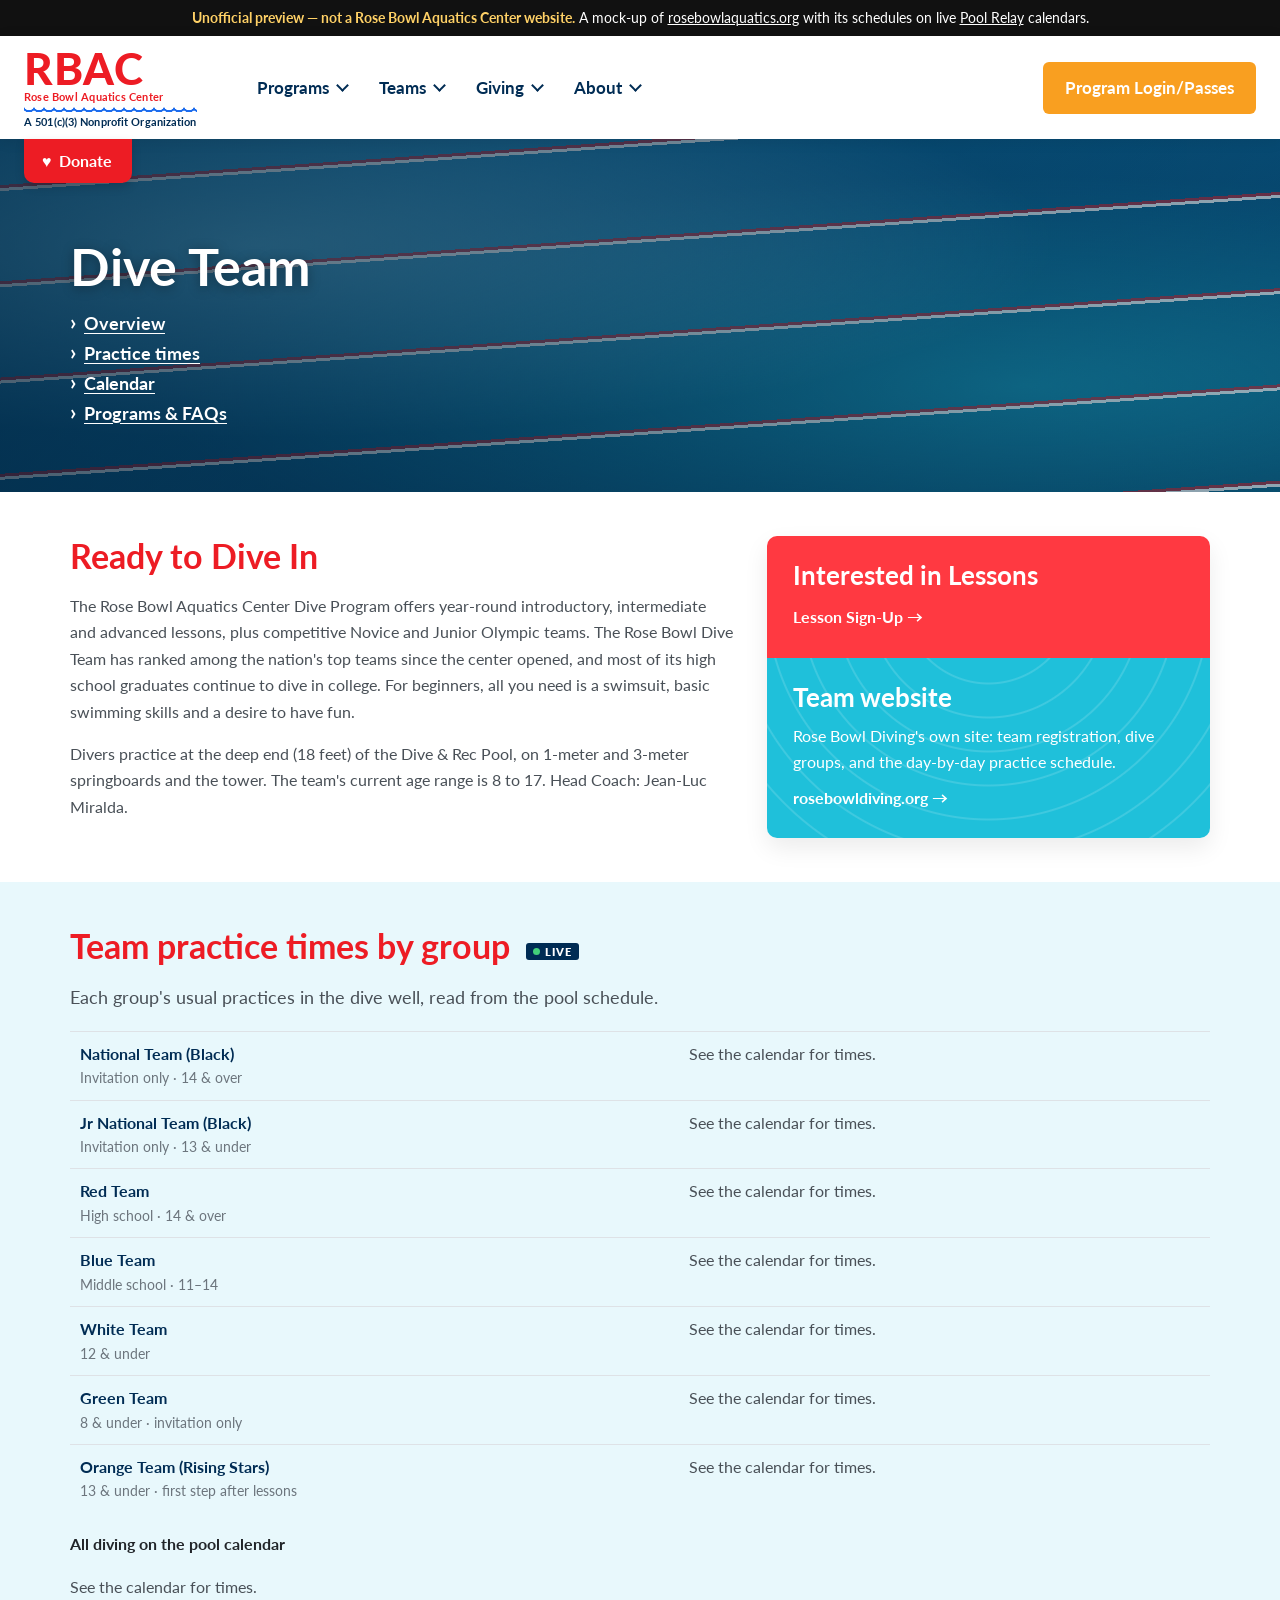
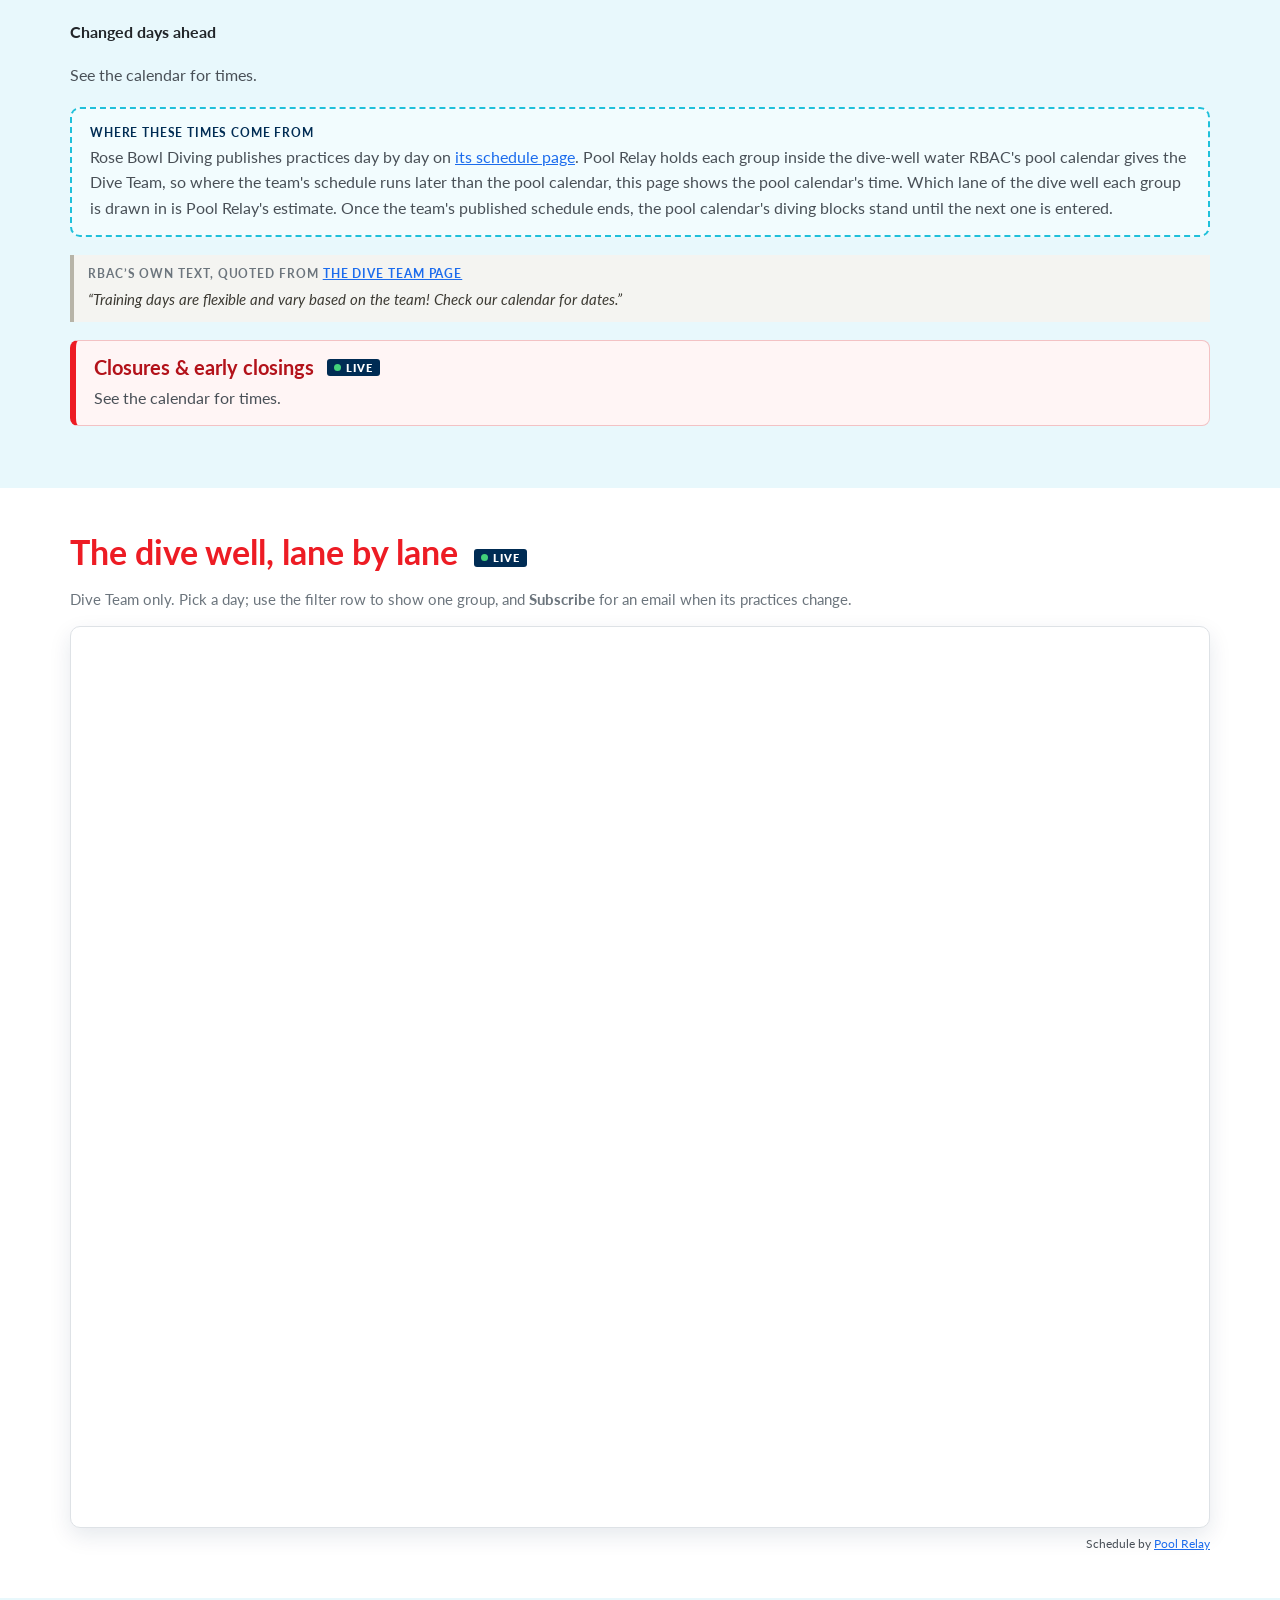
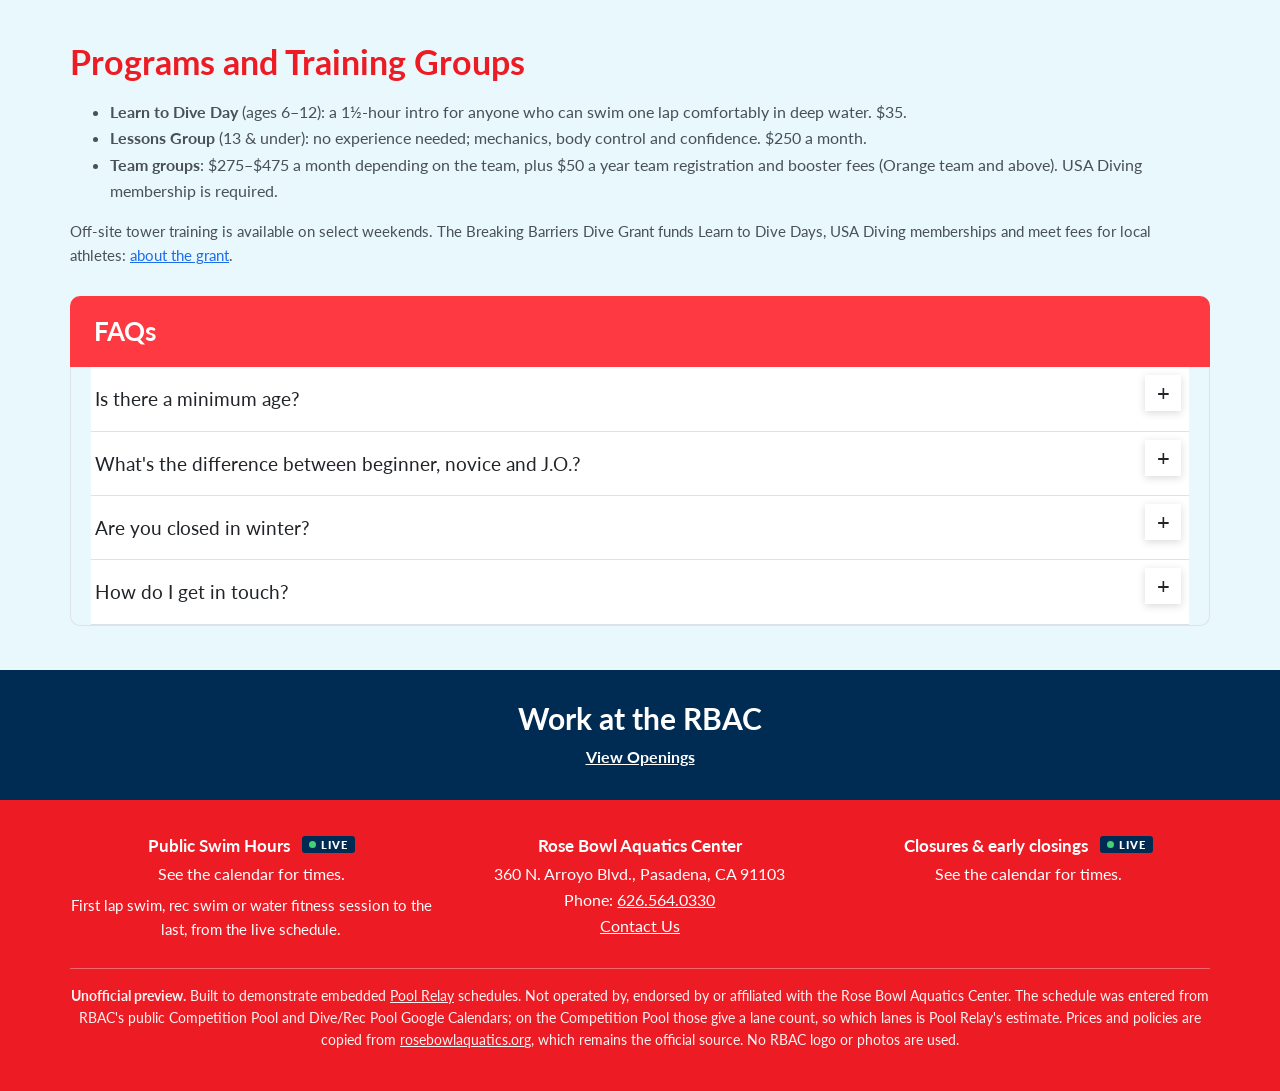
<file: dive-team.html>
<!doctype html>
<!-- UNOFFICIAL PREVIEW. Not a Rose Bowl Aquatics Center website. A mock-up of https://rosebowlaquatics.org
     with the schedule on live Pool Relay calendars. Built to demonstrate Pool Relay; not affiliated with RBAC. -->
<html lang="en">
<head>
<meta charset="utf-8">
<meta name="viewport" content="width=device-width, initial-scale=1">
<meta name="robots" content="noindex">
<title>Dive Team | Rose Bowl Aquatics Center (unofficial preview)</title>
<link rel="preconnect" href="https://fonts.googleapis.com"><link rel="preconnect" href="https://fonts.gstatic.com" crossorigin>
<link href="https://fonts.googleapis.com/css2?family=Lato:wght@400;700;900&display=swap" rel="stylesheet">
<link rel="stylesheet" href="style.css?v=40683fb3">
</head>
<body>
<div class="preview-note"><b>Unofficial preview — not a Rose Bowl Aquatics Center website.</b> A mock-up of <a href="https://rosebowlaquatics.org" target="_blank" rel="noopener noreferrer">rosebowlaquatics.org</a> with its schedules on live <a href="https://www.poolrelay.com/" target="_blank" rel="noopener noreferrer">Pool Relay</a> calendars.</div>
<header class="site"><div class="hdr">
  <a class="brand" href="index.html" aria-label="RBAC preview home"><span class="rb">RBAC</span><span class="rb-sub">Rose Bowl Aquatics Center</span><span class="wave" aria-hidden="true"></span><span class="np">A 501(c)(3) Nonprofit Organization</span></a>
  <nav class="main" aria-label="Main"><div class="dd"><button type="button" aria-haspopup="true">Programs</button><div class="panel"><h3>Our Programs</h3><a href="swim-lessons.html">Swim Lessons</a><a href="water-fitness.html">Water Fitness &amp; Wellness</a><a class="ext" href="https://rosebowlaquatics.org/adaptive-swim-lessons" target="_blank" rel="noopener noreferrer">Adaptive Swim Lessons</a><a class="ext" href="https://rosebowlaquatics.org/camp" target="_blank" rel="noopener noreferrer">Anderson Adventure Camp H20</a><a href="rec-swim.html">Family Recreational Swim</a><a href="lap-swim.html">Lap Swim</a><a class="ext" href="https://rosebowlaquatics.org/therapy-pool" target="_blank" rel="noopener noreferrer">Therapy Pool</a><a class="ext" href="https://rosebowlaquatics.org/red-cross" target="_blank" rel="noopener noreferrer">Red Cross Training/Lifeguard</a><a class="ext" href="https://rosebowlaquatics.org/yoga" target="_blank" rel="noopener noreferrer">Yoga</a></div></div><div class="dd"><button type="button" aria-haspopup="true">Teams</button><div class="panel"><h3>Our Teams</h3><a href="dive-team.html" class="here">Dive Team</a><a href="swim-team.html">Swim Team</a><a href="water-polo.html">Water Polo Team</a><a href="rays.html">Rays Swim Team</a><a href="masters.html">Masters Swim Team</a></div></div><div class="dd"><button type="button" aria-haspopup="true">Giving</button><div class="panel"><h3>Giving</h3><a class="ext" href="https://rosebowlaquatics.org/events" target="_blank" rel="noopener noreferrer">Events</a><a class="ext" href="https://rosebowlaquatics.org/support" target="_blank" rel="noopener noreferrer">Why Donate?</a><a class="ext" href="https://rosebowlaquatics.org/ways-to-give" target="_blank" rel="noopener noreferrer">Ways to Give</a><a class="ext" href="https://rosebowlaquatics.org/directing-gift" target="_blank" rel="noopener noreferrer">Directing Your Gift</a><a class="ext" href="https://rosebowlaquatics.org/donation-request" target="_blank" rel="noopener noreferrer">Donation Request</a></div></div><div class="dd"><button type="button" aria-haspopup="true">About</button><div class="panel"><h3>About Us</h3><a class="ext" href="https://rosebowlaquatics.org/Contact-Us" target="_blank" rel="noopener noreferrer">Contact Us</a><a class="ext" href="https://rosebowlaquatics.org/about" target="_blank" rel="noopener noreferrer">About</a><a href="calendars.html">Calendars</a><a class="ext" href="https://rosebowlaquatics.org/visit" target="_blank" rel="noopener noreferrer">Visit RBAC</a><a class="ext" href="https://rosebowlaquatics.org/staff" target="_blank" rel="noopener noreferrer">Leadership</a><a class="ext" href="https://rosebowlaquatics.org/board" target="_blank" rel="noopener noreferrer">Board of Directors</a><a class="ext" href="https://rosebowlaquatics.org/guidelines" target="_blank" rel="noopener noreferrer">RBAC Guidelines</a><a class="ext" href="https://rosebowlaquatics.org/air-quality" target="_blank" rel="noopener noreferrer">Air Quality Monitoring</a><a class="ext" href="https://rosebowlaquatics.org/employment" target="_blank" rel="noopener noreferrer">Employment</a><a class="ext" href="https://rosebowlaquatics.org/financial-assistance" target="_blank" rel="noopener noreferrer">Apply for Financial Assistance</a></div></div></nav>
  <div class="right"><a class="btn-login" href="https://rosebowlaquatics.org/login-page" target="_blank" rel="noopener noreferrer">Program Login/Passes</a>
    <details class="mnav"><summary><i aria-hidden="true"></i>MENU</summary><div class="mpanel"><h4>Programs</h4><a href="swim-lessons.html">Swim Lessons</a><a href="water-fitness.html">Water Fitness &amp; Wellness</a><a class="ext" href="https://rosebowlaquatics.org/adaptive-swim-lessons" target="_blank" rel="noopener noreferrer">Adaptive Swim Lessons</a><a class="ext" href="https://rosebowlaquatics.org/camp" target="_blank" rel="noopener noreferrer">Anderson Adventure Camp H20</a><a href="rec-swim.html">Family Recreational Swim</a><a href="lap-swim.html">Lap Swim</a><a class="ext" href="https://rosebowlaquatics.org/therapy-pool" target="_blank" rel="noopener noreferrer">Therapy Pool</a><a class="ext" href="https://rosebowlaquatics.org/red-cross" target="_blank" rel="noopener noreferrer">Red Cross Training/Lifeguard</a><a class="ext" href="https://rosebowlaquatics.org/yoga" target="_blank" rel="noopener noreferrer">Yoga</a><h4>Teams</h4><a href="dive-team.html" class="here">Dive Team</a><a href="swim-team.html">Swim Team</a><a href="water-polo.html">Water Polo Team</a><a href="rays.html">Rays Swim Team</a><a href="masters.html">Masters Swim Team</a><h4>Giving</h4><a class="ext" href="https://rosebowlaquatics.org/events" target="_blank" rel="noopener noreferrer">Events</a><a class="ext" href="https://rosebowlaquatics.org/support" target="_blank" rel="noopener noreferrer">Why Donate?</a><a class="ext" href="https://rosebowlaquatics.org/ways-to-give" target="_blank" rel="noopener noreferrer">Ways to Give</a><a class="ext" href="https://rosebowlaquatics.org/directing-gift" target="_blank" rel="noopener noreferrer">Directing Your Gift</a><a class="ext" href="https://rosebowlaquatics.org/donation-request" target="_blank" rel="noopener noreferrer">Donation Request</a><h4>About</h4><a class="ext" href="https://rosebowlaquatics.org/Contact-Us" target="_blank" rel="noopener noreferrer">Contact Us</a><a class="ext" href="https://rosebowlaquatics.org/about" target="_blank" rel="noopener noreferrer">About</a><a href="calendars.html">Calendars</a><a class="ext" href="https://rosebowlaquatics.org/visit" target="_blank" rel="noopener noreferrer">Visit RBAC</a><a class="ext" href="https://rosebowlaquatics.org/staff" target="_blank" rel="noopener noreferrer">Leadership</a><a class="ext" href="https://rosebowlaquatics.org/board" target="_blank" rel="noopener noreferrer">Board of Directors</a><a class="ext" href="https://rosebowlaquatics.org/guidelines" target="_blank" rel="noopener noreferrer">RBAC Guidelines</a><a class="ext" href="https://rosebowlaquatics.org/air-quality" target="_blank" rel="noopener noreferrer">Air Quality Monitoring</a><a class="ext" href="https://rosebowlaquatics.org/employment" target="_blank" rel="noopener noreferrer">Employment</a><a class="ext" href="https://rosebowlaquatics.org/financial-assistance" target="_blank" rel="noopener noreferrer">Apply for Financial Assistance</a></div></details></div>
  <a class="donate" href="https://rosebowlaquatics.org/donate" target="_blank" rel="noopener noreferrer">Donate</a>
</div></header>
<main>
<div class="hero water"><div class="wrap"><h1>Dive Team</h1><ul><li><a href="#overview">Overview</a></li><li><a href="#practice">Practice times</a></li><li><a href="#calendar">Calendar</a></li><li><a href="#programs">Programs &amp; FAQs</a></li></ul></div></div>

<section class="band" id="overview"><div class="wrap two">
  <div><h2 class="sec-title">Ready to Dive In</h2>
    <p>The Rose Bowl Aquatics Center Dive Program offers year-round introductory, intermediate and advanced lessons, plus competitive
      Novice and Junior Olympic teams. The Rose Bowl Dive Team has ranked among the nation's top teams since the center opened, and most
      of its high school graduates continue to dive in college. For beginners, all you need is a swimsuit, basic swimming skills and a
      desire to have fun.</p>
    <p>Divers practice at the deep end (18 feet) of the Dive &amp; Rec Pool, on 1-meter and 3-meter springboards and the tower. The team's
      current age range is 8 to 17. Head Coach: Jean-Luc Miralda.</p>
  </div>
  <div class="cardstack">
    <div class="c-red"><h3>Interested in Lessons</h3><a href="https://anc.apm.activecommunities.com/rosebowlaquatics/activity/search?onlineSiteId=0&amp;activity_select_param=2&amp;activity_category_ids=43&amp;viewMode=list" target="_blank" rel="noopener noreferrer">Lesson Sign-Up</a></div>
    <div class="c-cyan"><h3>Team website</h3><p>Rose Bowl Diving's own site: team registration, dive groups, and the day-by-day practice schedule.</p><a href="https://www.rosebowldiving.org/" target="_blank" rel="noopener noreferrer">rosebowldiving.org</a></div>
  </div>
</div></section>

<section class="band tint" id="practice"><div class="wrap">
  <h2 class="sec-title">Team practice times by group <span class="live-tag">Live</span></h2>
  <p class="lede">Each group's usual practices in the dive well, read from the pool schedule.</p>
  <div class="tblwrap"><table class="prog"><tr><th>National Team (Black)<small>Invitation only · 14 &amp; over</small></th><td class="when" data-live="when" data-view="ldh1B3ldemNOlqrz69lAVa" data-pool="rec" data-group="Rose Bowl Aquatics / Dive Team / National Team">…</td></tr><tr><th>Jr National Team (Black)<small>Invitation only · 13 &amp; under</small></th><td class="when" data-live="when" data-view="ldh1B3ldemNOlqrz69lAVa" data-pool="rec" data-group="Rose Bowl Aquatics / Dive Team / Jr National Team">…</td></tr><tr><th>Red Team<small>High school · 14 &amp; over</small></th><td class="when" data-live="when" data-view="ldh1B3ldemNOlqrz69lAVa" data-pool="rec" data-group="Rose Bowl Aquatics / Dive Team / Red Team">…</td></tr><tr><th>Blue Team<small>Middle school · 11–14</small></th><td class="when" data-live="when" data-view="ldh1B3ldemNOlqrz69lAVa" data-pool="rec" data-group="Rose Bowl Aquatics / Dive Team / Blue Team">…</td></tr><tr><th>White Team<small>12 &amp; under</small></th><td class="when" data-live="when" data-view="ldh1B3ldemNOlqrz69lAVa" data-pool="rec" data-group="Rose Bowl Aquatics / Dive Team / White Team">…</td></tr><tr><th>Green Team<small>8 &amp; under · invitation only</small></th><td class="when" data-live="when" data-view="ldh1B3ldemNOlqrz69lAVa" data-pool="rec" data-group="Rose Bowl Aquatics / Dive Team / Green Team">…</td></tr><tr><th>Orange Team (Rising Stars)<small>13 &amp; under · first step after lessons</small></th><td class="when" data-live="when" data-view="ldh1B3ldemNOlqrz69lAVa" data-pool="rec" data-group="Rose Bowl Aquatics / Dive Team / Orange Team">…</td></tr></table></div>
  <h4>All diving on the pool calendar</h4><p data-live="when" data-view="ldh1B3ldemNOlqrz69lAVa" data-pool="rec" data-group="Rose Bowl Aquatics / Dive Team">…</p>
  <h4>Changed days ahead</h4><div class="adjusted" data-live="exceptions" data-view="ldh1B3ldemNOlqrz69lAVa" data-pool="rec" data-group="Rose Bowl Aquatics / Dive Team"><p class="small muted">None in the published schedule.</p></div>
  <div class="whatsnew"><b class="k">Where these times come from</b>Rose Bowl Diving publishes practices day by day on
    <a href="https://www.rosebowldiving.org/schedule" target="_blank" rel="noopener noreferrer">its schedule page</a>. Pool Relay holds each group inside the dive-well water RBAC's pool calendar gives
    the Dive Team, so where the team's schedule runs later than the pool calendar, this page shows the pool calendar's time. Which
    lane of the dive well each group is drawn in is Pool Relay's estimate. Once the team's published schedule ends, the pool
    calendar's diving blocks stand until the next one is entered.</div>
  <blockquote class="quote"><span class="qh">RBAC’s own text, quoted from <a href="https://rosebowlaquatics.org/dive-team" target="_blank" rel="noopener noreferrer">the Dive Team page</a></span>“Training days are flexible and vary based on the team! Check our calendar for dates.”</blockquote>
  <div class="alert" aria-live="polite"><h3>Closures &amp; early closings <span class="live-tag">Live</span></h3>
  <div data-live="alerts" data-view="ldh1B3ldemNOlqrz69lAVa" data-pool="ctr" data-ahead="100"><p class="muted">None coming up.</p></div></div>
</div></section>

<section class="band" id="calendar"><div class="wrap">
  <h2 class="sec-title">The dive well, lane by lane <span class="live-tag">Live</span></h2>
  <p class="small muted">Dive Team only. Pick a day; use the filter row to show one group, and <b>Subscribe</b> for an email when its
    practices change.</p>
  <div class="frame"><iframe src="https://www.poolrelay.com/embed/OlV4FkpT5I0GxYhbdMzMsJ" height="900" title="Rose Bowl Dive Team" loading="lazy"></iframe></div><p class="credit">Schedule by <a href="https://www.poolrelay.com/" target="_blank" rel="noopener noreferrer">Pool Relay</a></p>
</div></section>

<section class="band tint" id="programs"><div class="wrap">
  <h2 class="sec-title">Programs and Training Groups</h2>
  <ul><li><b>Learn to Dive Day</b> (ages 6–12): a 1½-hour intro for anyone who can swim one lap comfortably in deep water. $35.</li>
    <li><b>Lessons Group</b> (13 &amp; under): no experience needed; mechanics, body control and confidence. $250 a month.</li>
    <li><b>Team groups</b>: $275–$475 a month depending on the team, plus $50 a year team registration and booster fees (Orange team and
      above). USA Diving membership is required.</li></ul>
  <p class="small">Off-site tower training is available on select weekends. The Breaking Barriers Dive Grant funds Learn to Dive Days,
    USA Diving memberships and meet fees for local athletes: <a href="https://www.rosebowldiving.org/about/breaking-barriers-dive-grant/78697" target="_blank" rel="noopener noreferrer">about the grant</a>.</p>
  <div class="faqhead"><h3>FAQs</h3></div>
  <div class="faq">
    <details class="acc"><summary>Is there a minimum age?</summary><div>No, but divers need basic swim skills: they practice in 18 feet of water and must surface and return to the deck on their own.</div></details>
    <details class="acc"><summary>What's the difference between beginner, novice and J.O.?</summary><div>A beginner is learning basic skills. A novice has enough skills to join the team and compete locally. A Junior Olympic diver has moved beyond novice and competes regionally and nationally.</div></details>
    <details class="acc"><summary>Are you closed in winter?</summary><div>No. Programs run year-round in heated pools, with two hot tubs by the boards.</div></details>
    <details class="acc"><summary>How do I get in touch?</summary><div>Call the front desk at 626-564-0330 x404 or email <a href="mailto:jmiralda@rosebowlaquatics.org" target="_blank" rel="noopener noreferrer">the dive coach</a>.</div></details>
  </div>
</div></section>

</main>
<div class="work"><h3>Work at the RBAC</h3><a href="https://rosebowlaquatics.org/employment" target="_blank" rel="noopener noreferrer">View Openings</a></div>
<footer class="site"><div class="wrap">
  <div class="cols">
    <div><h4>Public Swim Hours <span class="live-tag">Live</span></h4><div data-live="hours" data-view="ldh1B3ldemNOlqrz69lAVa" data-pool="ctr" data-group="Lap Swim|Family Recreational Swim|Water Fitness &amp; Wellness" data-format="dl">…</div>
      <p class="small" style="margin:6px 0 0">First lap swim, rec swim or water fitness session to the last, from the live schedule.</p></div>
    <div><h4>Rose Bowl Aquatics Center</h4><p style="margin:0">360 N. Arroyo Blvd., Pasadena, CA 91103<br>Phone: <a href="tel:6265640330">626.564.0330</a><br>
      <a href="https://rosebowlaquatics.org/Contact-Us" target="_blank" rel="noopener noreferrer">Contact Us</a></p></div>
    <div><h4>Closures &amp; early closings <span class="live-tag">Live</span></h4><div data-live="alerts" data-view="ldh1B3ldemNOlqrz69lAVa" data-pool="ctr" data-ahead="60" class="foot-alerts"><p>None coming up.</p></div></div>
  </div>
  <p class="disc"><b>Unofficial preview.</b> Built to demonstrate embedded <a href="https://www.poolrelay.com/" target="_blank" rel="noopener noreferrer">Pool Relay</a> schedules. Not operated by,
    endorsed by or affiliated with the Rose Bowl Aquatics Center. The schedule was entered from RBAC's public Competition Pool and
    Dive/Rec Pool Google Calendars; on the Competition Pool those give a lane count, so which lanes is Pool Relay's estimate.
    Prices and policies are copied from <a href="https://rosebowlaquatics.org" target="_blank" rel="noopener noreferrer">rosebowlaquatics.org</a>, which remains the official source. No RBAC logo or photos are used.</p>
</div></footer>
<script>window.POOLS = [{"slug": "comp", "name": "Competition Pool", "facility": "Rose Bowl Aquatics Center", "pool": "Competition Pool", "area": "Pasadena", "kind": "yearRound", "href": "lap-swim.html#comp", "sub": "50 m \u00b7 8 long-course or 20 short-course lanes \u00b7 typically 79\u00b0"}, {"slug": "rec", "name": "Dive & Rec Pool", "facility": "Rose Bowl Aquatics Center", "pool": "Dive & Rec Pool", "area": "Pasadena", "kind": "yearRound", "href": "lap-swim.html#dive", "sub": "20 lanes \u00b7 shallow end for rec swim, deep end for diving \u00b7 typically 86\u00b0"}, {"slug": "ctr", "name": "Rose Bowl Aquatics Center", "facility": "Rose Bowl Aquatics Center", "area": "Pasadena", "kind": "center", "href": "index.html"}];</script>
<script src="finder.js?v=40683fb3"></script>
</body>
</html>
</file>
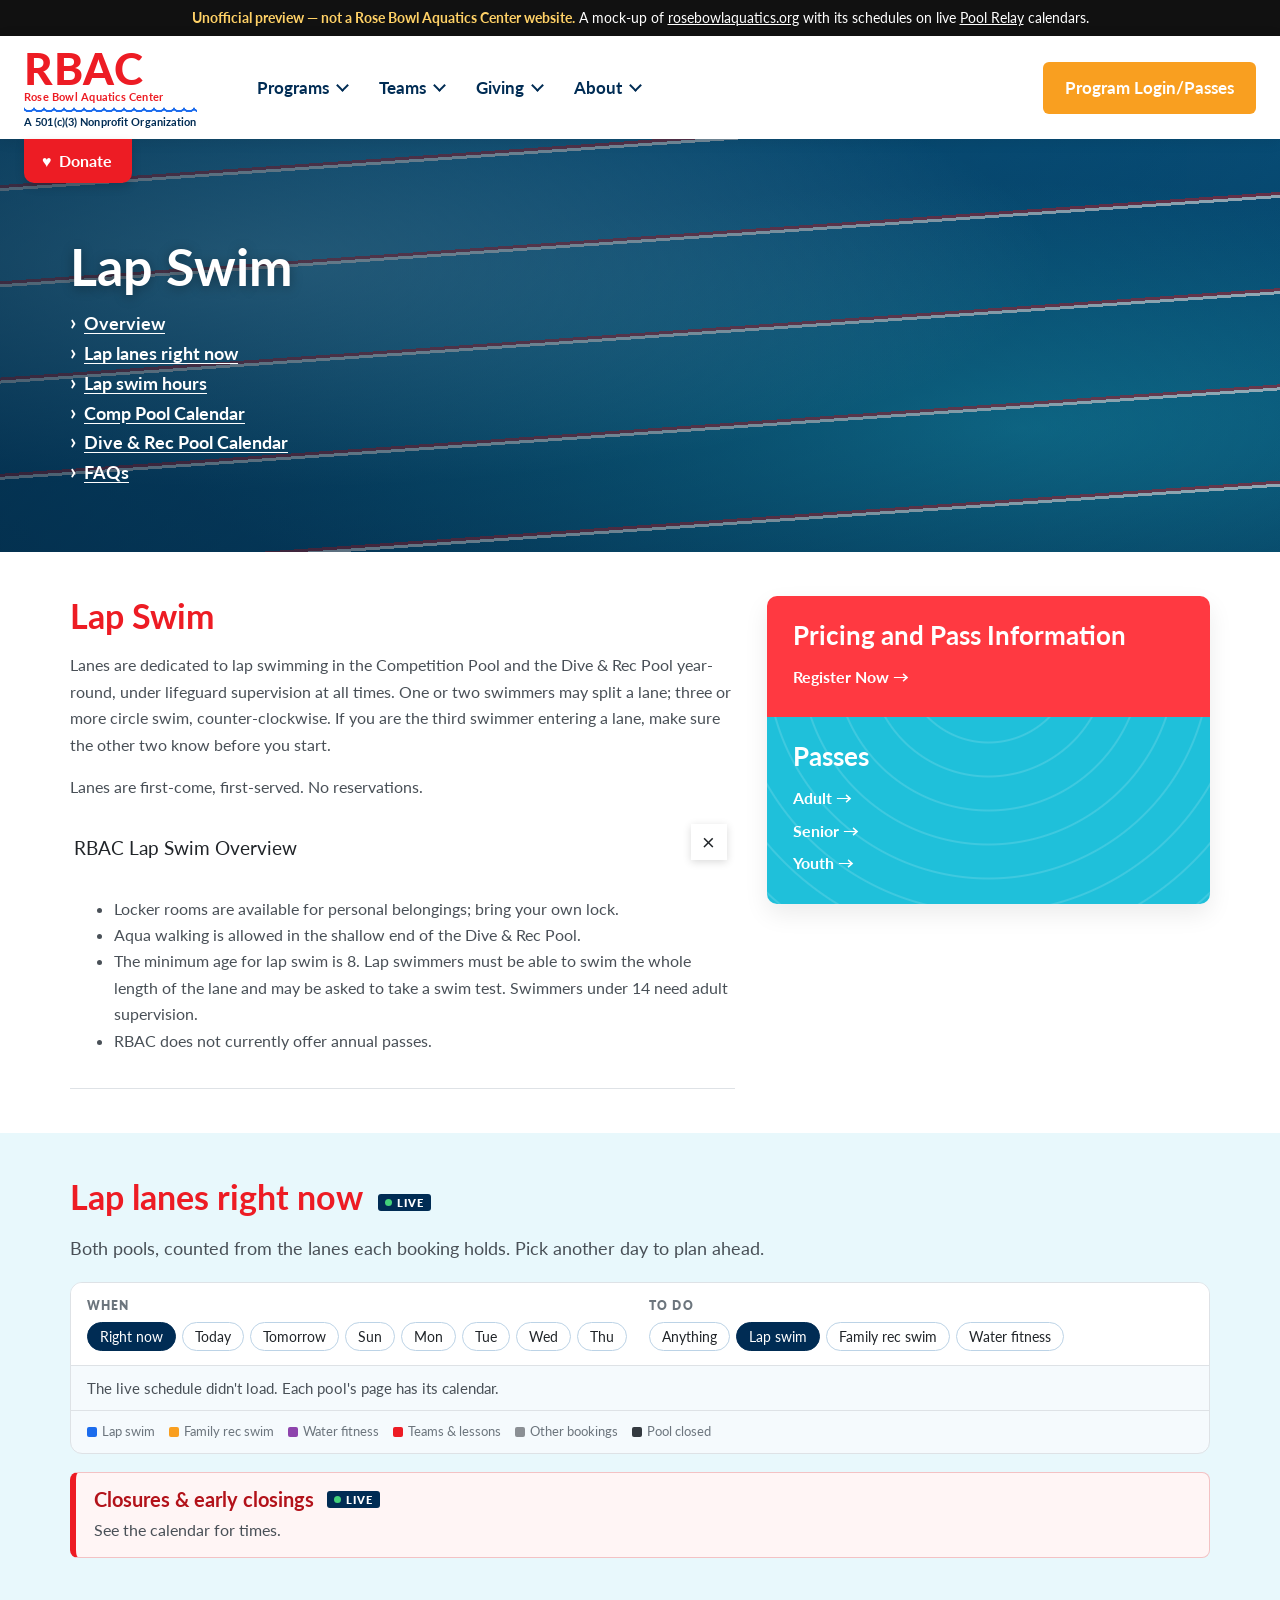
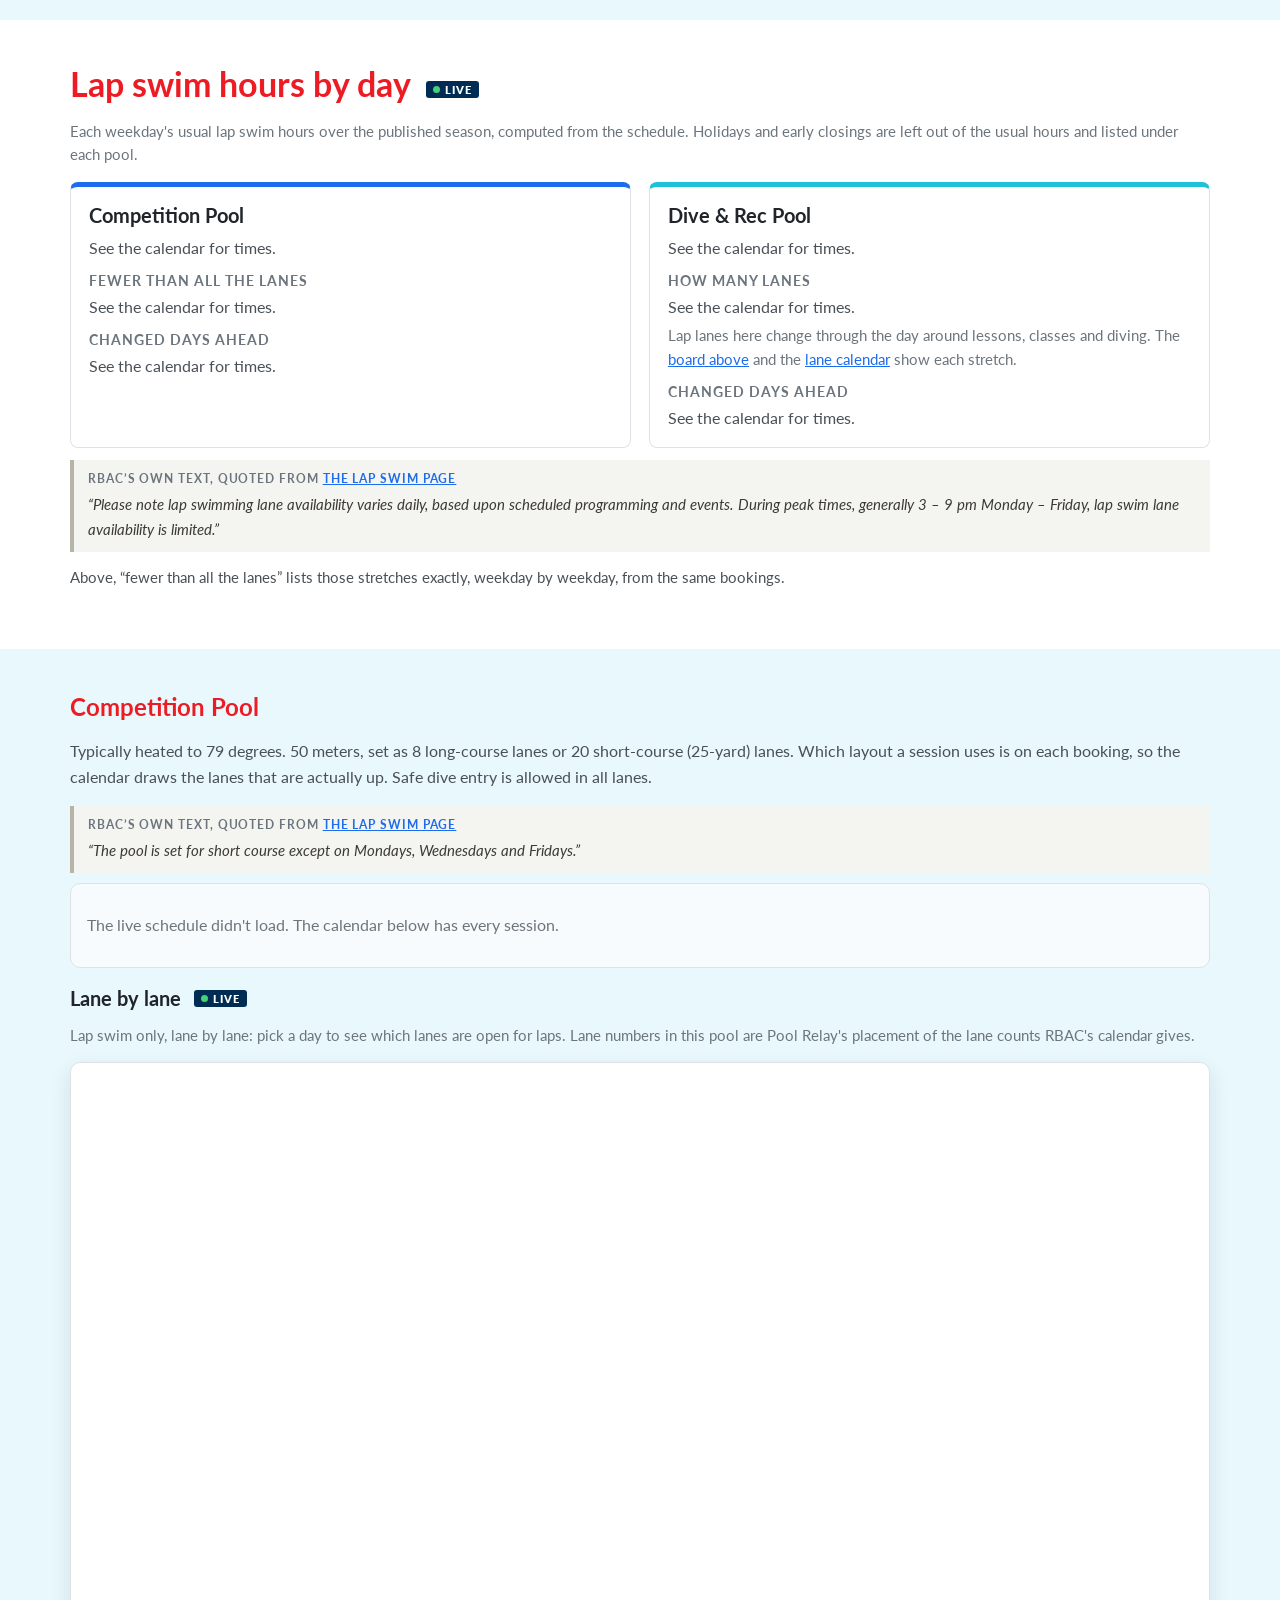
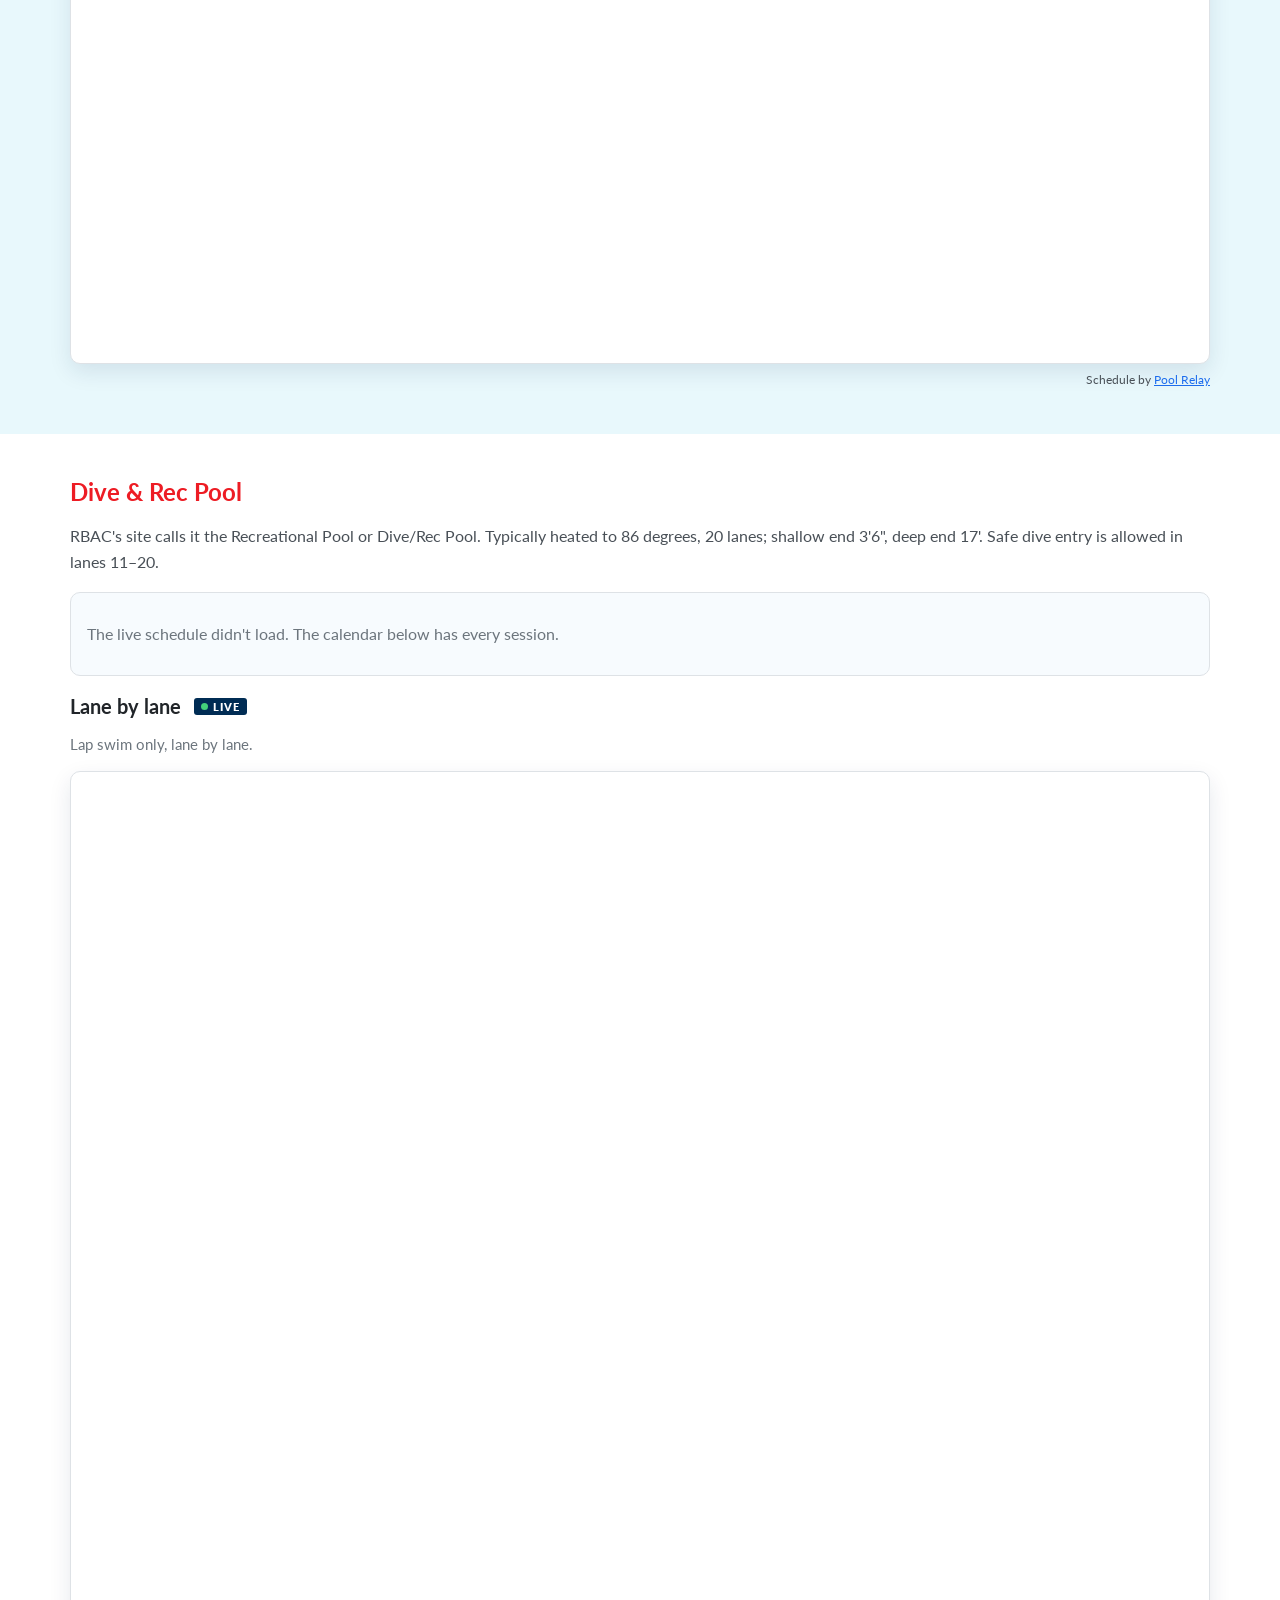
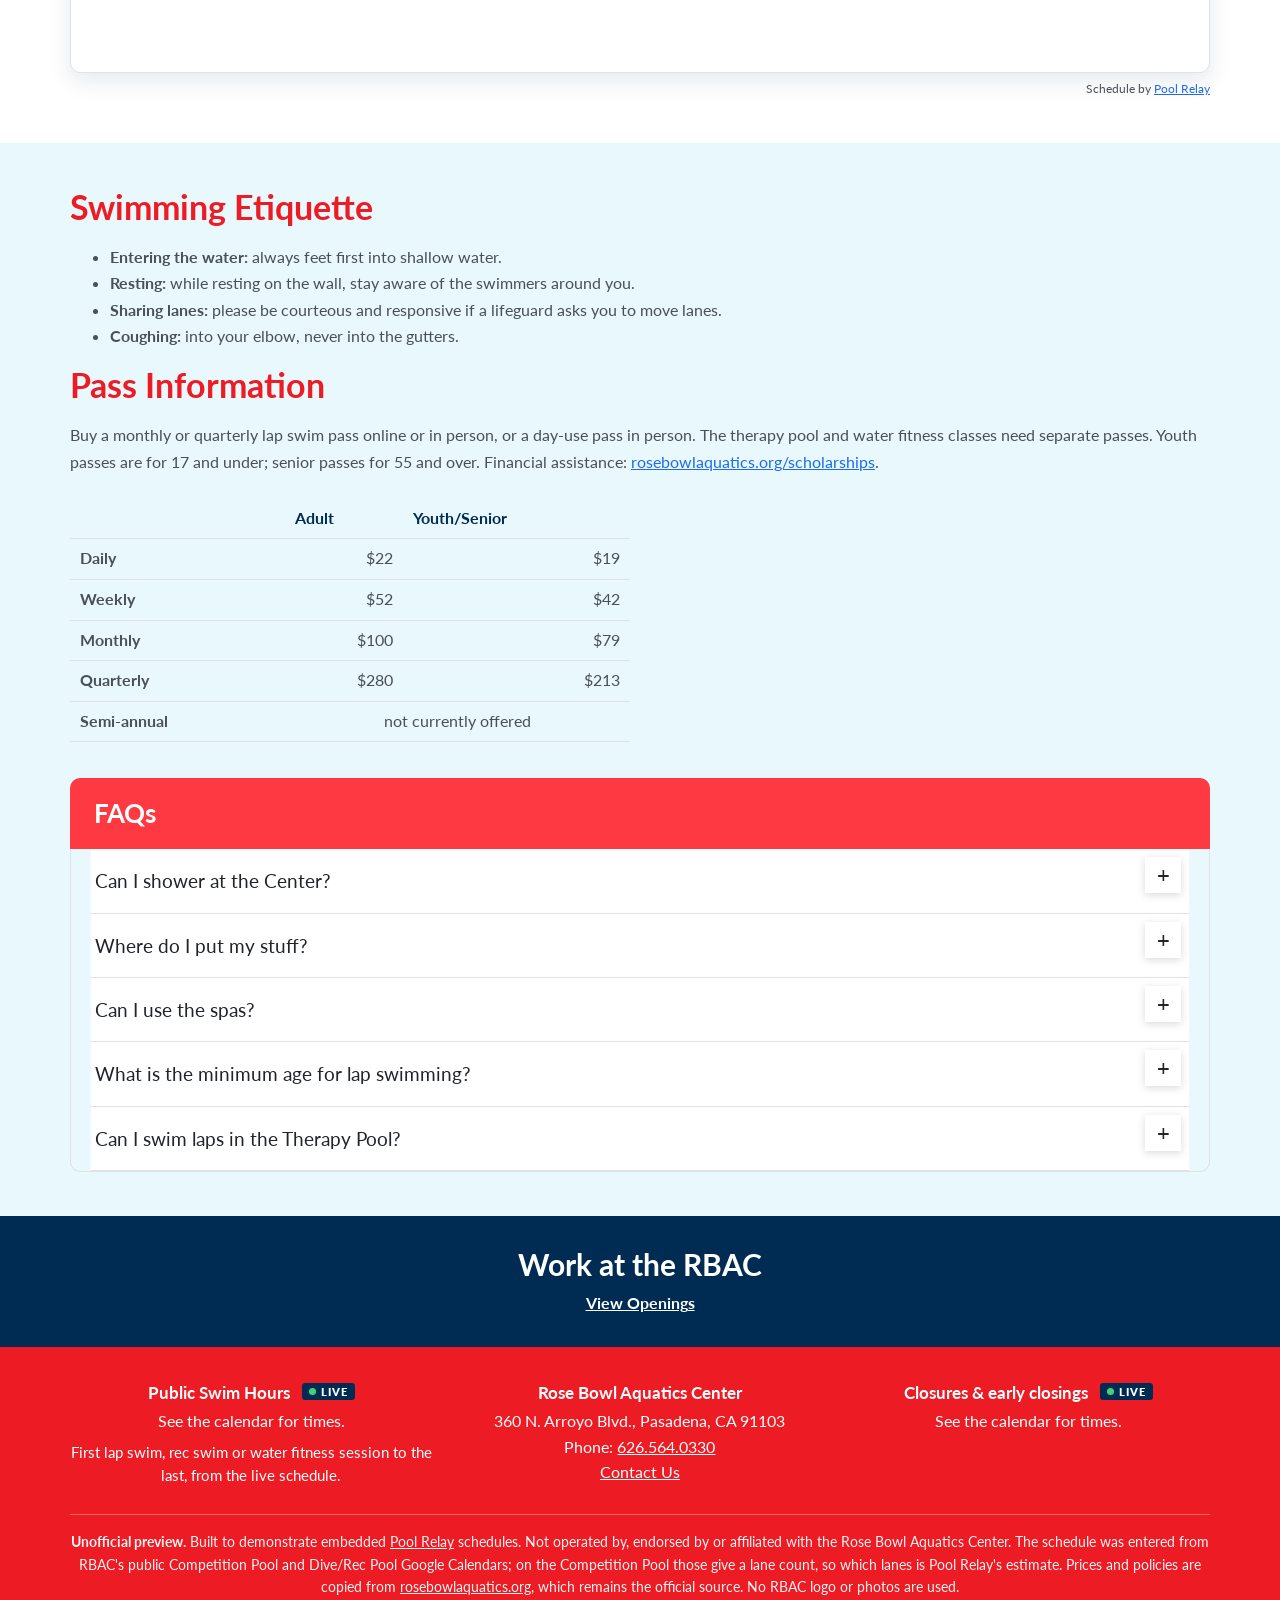
<file: lap-swim.html>
<!doctype html>
<!-- UNOFFICIAL PREVIEW. Not a Rose Bowl Aquatics Center website. A mock-up of https://rosebowlaquatics.org
     with the schedule on live Pool Relay calendars. Built to demonstrate Pool Relay; not affiliated with RBAC. -->
<html lang="en">
<head>
<meta charset="utf-8">
<meta name="viewport" content="width=device-width, initial-scale=1">
<meta name="robots" content="noindex">
<title>Lap Swim | Rose Bowl Aquatics Center (unofficial preview)</title>
<link rel="preconnect" href="https://fonts.googleapis.com"><link rel="preconnect" href="https://fonts.gstatic.com" crossorigin>
<link href="https://fonts.googleapis.com/css2?family=Lato:wght@400;700;900&display=swap" rel="stylesheet">
<link rel="stylesheet" href="style.css?v=40683fb3">
</head>
<body>
<div class="preview-note"><b>Unofficial preview — not a Rose Bowl Aquatics Center website.</b> A mock-up of <a href="https://rosebowlaquatics.org" target="_blank" rel="noopener noreferrer">rosebowlaquatics.org</a> with its schedules on live <a href="https://www.poolrelay.com/" target="_blank" rel="noopener noreferrer">Pool Relay</a> calendars.</div>
<header class="site"><div class="hdr">
  <a class="brand" href="index.html" aria-label="RBAC preview home"><span class="rb">RBAC</span><span class="rb-sub">Rose Bowl Aquatics Center</span><span class="wave" aria-hidden="true"></span><span class="np">A 501(c)(3) Nonprofit Organization</span></a>
  <nav class="main" aria-label="Main"><div class="dd"><button type="button" aria-haspopup="true">Programs</button><div class="panel"><h3>Our Programs</h3><a href="swim-lessons.html">Swim Lessons</a><a href="water-fitness.html">Water Fitness &amp; Wellness</a><a class="ext" href="https://rosebowlaquatics.org/adaptive-swim-lessons" target="_blank" rel="noopener noreferrer">Adaptive Swim Lessons</a><a class="ext" href="https://rosebowlaquatics.org/camp" target="_blank" rel="noopener noreferrer">Anderson Adventure Camp H20</a><a href="rec-swim.html">Family Recreational Swim</a><a href="lap-swim.html" class="here">Lap Swim</a><a class="ext" href="https://rosebowlaquatics.org/therapy-pool" target="_blank" rel="noopener noreferrer">Therapy Pool</a><a class="ext" href="https://rosebowlaquatics.org/red-cross" target="_blank" rel="noopener noreferrer">Red Cross Training/Lifeguard</a><a class="ext" href="https://rosebowlaquatics.org/yoga" target="_blank" rel="noopener noreferrer">Yoga</a></div></div><div class="dd"><button type="button" aria-haspopup="true">Teams</button><div class="panel"><h3>Our Teams</h3><a href="dive-team.html">Dive Team</a><a href="swim-team.html">Swim Team</a><a href="water-polo.html">Water Polo Team</a><a href="rays.html">Rays Swim Team</a><a href="masters.html">Masters Swim Team</a></div></div><div class="dd"><button type="button" aria-haspopup="true">Giving</button><div class="panel"><h3>Giving</h3><a class="ext" href="https://rosebowlaquatics.org/events" target="_blank" rel="noopener noreferrer">Events</a><a class="ext" href="https://rosebowlaquatics.org/support" target="_blank" rel="noopener noreferrer">Why Donate?</a><a class="ext" href="https://rosebowlaquatics.org/ways-to-give" target="_blank" rel="noopener noreferrer">Ways to Give</a><a class="ext" href="https://rosebowlaquatics.org/directing-gift" target="_blank" rel="noopener noreferrer">Directing Your Gift</a><a class="ext" href="https://rosebowlaquatics.org/donation-request" target="_blank" rel="noopener noreferrer">Donation Request</a></div></div><div class="dd"><button type="button" aria-haspopup="true">About</button><div class="panel"><h3>About Us</h3><a class="ext" href="https://rosebowlaquatics.org/Contact-Us" target="_blank" rel="noopener noreferrer">Contact Us</a><a class="ext" href="https://rosebowlaquatics.org/about" target="_blank" rel="noopener noreferrer">About</a><a href="calendars.html">Calendars</a><a class="ext" href="https://rosebowlaquatics.org/visit" target="_blank" rel="noopener noreferrer">Visit RBAC</a><a class="ext" href="https://rosebowlaquatics.org/staff" target="_blank" rel="noopener noreferrer">Leadership</a><a class="ext" href="https://rosebowlaquatics.org/board" target="_blank" rel="noopener noreferrer">Board of Directors</a><a class="ext" href="https://rosebowlaquatics.org/guidelines" target="_blank" rel="noopener noreferrer">RBAC Guidelines</a><a class="ext" href="https://rosebowlaquatics.org/air-quality" target="_blank" rel="noopener noreferrer">Air Quality Monitoring</a><a class="ext" href="https://rosebowlaquatics.org/employment" target="_blank" rel="noopener noreferrer">Employment</a><a class="ext" href="https://rosebowlaquatics.org/financial-assistance" target="_blank" rel="noopener noreferrer">Apply for Financial Assistance</a></div></div></nav>
  <div class="right"><a class="btn-login" href="https://rosebowlaquatics.org/login-page" target="_blank" rel="noopener noreferrer">Program Login/Passes</a>
    <details class="mnav"><summary><i aria-hidden="true"></i>MENU</summary><div class="mpanel"><h4>Programs</h4><a href="swim-lessons.html">Swim Lessons</a><a href="water-fitness.html">Water Fitness &amp; Wellness</a><a class="ext" href="https://rosebowlaquatics.org/adaptive-swim-lessons" target="_blank" rel="noopener noreferrer">Adaptive Swim Lessons</a><a class="ext" href="https://rosebowlaquatics.org/camp" target="_blank" rel="noopener noreferrer">Anderson Adventure Camp H20</a><a href="rec-swim.html">Family Recreational Swim</a><a href="lap-swim.html" class="here">Lap Swim</a><a class="ext" href="https://rosebowlaquatics.org/therapy-pool" target="_blank" rel="noopener noreferrer">Therapy Pool</a><a class="ext" href="https://rosebowlaquatics.org/red-cross" target="_blank" rel="noopener noreferrer">Red Cross Training/Lifeguard</a><a class="ext" href="https://rosebowlaquatics.org/yoga" target="_blank" rel="noopener noreferrer">Yoga</a><h4>Teams</h4><a href="dive-team.html">Dive Team</a><a href="swim-team.html">Swim Team</a><a href="water-polo.html">Water Polo Team</a><a href="rays.html">Rays Swim Team</a><a href="masters.html">Masters Swim Team</a><h4>Giving</h4><a class="ext" href="https://rosebowlaquatics.org/events" target="_blank" rel="noopener noreferrer">Events</a><a class="ext" href="https://rosebowlaquatics.org/support" target="_blank" rel="noopener noreferrer">Why Donate?</a><a class="ext" href="https://rosebowlaquatics.org/ways-to-give" target="_blank" rel="noopener noreferrer">Ways to Give</a><a class="ext" href="https://rosebowlaquatics.org/directing-gift" target="_blank" rel="noopener noreferrer">Directing Your Gift</a><a class="ext" href="https://rosebowlaquatics.org/donation-request" target="_blank" rel="noopener noreferrer">Donation Request</a><h4>About</h4><a class="ext" href="https://rosebowlaquatics.org/Contact-Us" target="_blank" rel="noopener noreferrer">Contact Us</a><a class="ext" href="https://rosebowlaquatics.org/about" target="_blank" rel="noopener noreferrer">About</a><a href="calendars.html">Calendars</a><a class="ext" href="https://rosebowlaquatics.org/visit" target="_blank" rel="noopener noreferrer">Visit RBAC</a><a class="ext" href="https://rosebowlaquatics.org/staff" target="_blank" rel="noopener noreferrer">Leadership</a><a class="ext" href="https://rosebowlaquatics.org/board" target="_blank" rel="noopener noreferrer">Board of Directors</a><a class="ext" href="https://rosebowlaquatics.org/guidelines" target="_blank" rel="noopener noreferrer">RBAC Guidelines</a><a class="ext" href="https://rosebowlaquatics.org/air-quality" target="_blank" rel="noopener noreferrer">Air Quality Monitoring</a><a class="ext" href="https://rosebowlaquatics.org/employment" target="_blank" rel="noopener noreferrer">Employment</a><a class="ext" href="https://rosebowlaquatics.org/financial-assistance" target="_blank" rel="noopener noreferrer">Apply for Financial Assistance</a></div></details></div>
  <a class="donate" href="https://rosebowlaquatics.org/donate" target="_blank" rel="noopener noreferrer">Donate</a>
</div></header>
<main>
<div class="hero water"><div class="wrap"><h1>Lap Swim</h1><ul><li><a href="#overview">Overview</a></li><li><a href="#now">Lap lanes right now</a></li><li><a href="#hours">Lap swim hours</a></li><li><a href="#comp">Comp Pool Calendar</a></li><li><a href="#dive">Dive &amp; Rec Pool Calendar</a></li><li><a href="#faqs">FAQs</a></li></ul></div></div>

<section class="band" id="overview"><div class="wrap two">
  <div><h2 class="sec-title">Lap Swim</h2>
    <p>Lanes are dedicated to lap swimming in the Competition Pool and the Dive &amp; Rec Pool year-round, under lifeguard
      supervision at all times. One or two swimmers may split a lane; three or more circle swim, counter-clockwise. If you are the
      third swimmer entering a lane, make sure the other two know before you start.</p>
    <p>Lanes are first-come, first-served. No reservations.</p>
    <details class="acc" open><summary>RBAC Lap Swim Overview</summary><div>
      <ul><li>Locker rooms are available for personal belongings; bring your own lock.</li>
        <li>Aqua walking is allowed in the shallow end of the Dive &amp; Rec Pool.</li>
        <li>The minimum age for lap swim is 8. Lap swimmers must be able to swim the whole length of the lane and may be asked to take a
          swim test. Swimmers under 14 need adult supervision.</li>
        <li>RBAC does not currently offer annual passes.</li></ul></div></details>
  </div>
  <div class="cardstack">
    <div class="c-red"><h3>Pricing and Pass Information</h3><a href="https://anc.apm.activecommunities.com/rosebowlaquatics/activity/search?onlineSiteId=0&amp;from_original_cui=true&amp;ActivityCategoryID=23" target="_blank" rel="noopener noreferrer">Register Now</a></div>
    <div class="c-cyan"><h3>Passes</h3>
      <a href="https://anc.apm.activecommunities.com/rosebowlaquatics/membership/search?onlineSiteId=0&amp;keyword=adult" target="_blank" rel="noopener noreferrer">Adult</a><br>
      <a href="https://anc.apm.activecommunities.com/rosebowlaquatics/membership/search?onlineSiteId=0&amp;keyword=senior" target="_blank" rel="noopener noreferrer">Senior</a><br>
      <a href="https://anc.apm.activecommunities.com/rosebowlaquatics/membership/search?onlineSiteId=0&amp;keyword=youth" target="_blank" rel="noopener noreferrer">Youth</a></div>
  </div>
</div></section>

<section class="band tint" id="now"><div class="wrap">
  <h2 class="sec-title">Lap lanes right now <span class="live-tag">Live</span></h2>
  <p class="lede">Both pools, counted from the lanes each booking holds. Pick another day to plan ahead.</p>
  <div id="finder" class="finder" data-view="ldh1B3ldemNOlqrz69lAVa" data-kind="lap"></div>
  <div class="alert" aria-live="polite"><h3>Closures &amp; early closings <span class="live-tag">Live</span></h3>
  <div data-live="alerts" data-view="ldh1B3ldemNOlqrz69lAVa" data-pool="ctr" data-ahead="100"><p class="muted">None coming up.</p></div></div>
</div></section>

<section class="band" id="hours"><div class="wrap">
  <h2 class="sec-title">Lap swim hours by day <span class="live-tag">Live</span></h2>
  <p class="small muted">Each weekday's usual lap swim hours over the published season, computed from the schedule. Holidays and
    early closings are left out of the usual hours and listed under each pool.</p>
  <div class="hours-grid">
    <div class="hbox"><h3>Competition Pool</h3><div data-live="hours" data-view="ldh1B3ldemNOlqrz69lAVa" data-pool="comp" data-group="Lap Swim" data-whole="0" data-format="dl">…</div>
      <h4>Fewer than all the lanes</h4><div class="limited" data-live="limited" data-view="ldh1B3ldemNOlqrz69lAVa" data-pool="comp" data-group="Lap Swim" data-empty="Every lane, all lap swim hours.">…</div>
      <h4>Changed days ahead</h4><div class="adjusted" data-live="exceptions" data-view="ldh1B3ldemNOlqrz69lAVa" data-pool="comp" data-group="Lap Swim"><p class="small muted">None in the published schedule.</p></div></div>
    <div class="hbox rec"><h3>Dive &amp; Rec Pool</h3><div data-live="hours" data-view="ldh1B3ldemNOlqrz69lAVa" data-pool="rec" data-group="Lap Swim" data-whole="0" data-format="dl">…</div>
      <h4>How many lanes</h4><div class="limited" data-live="limited" data-view="ldh1B3ldemNOlqrz69lAVa" data-pool="rec" data-group="Lap Swim" data-compact="1" data-empty="Every lane, all lap swim hours.">…</div>
      <p class="small muted" style="margin:4px 0 0">Lap lanes here change through the day around lessons, classes and diving. The
        <a href="#now">board above</a> and the <a href="#dive">lane calendar</a> show each stretch.</p>
      <h4>Changed days ahead</h4><div class="adjusted" data-live="exceptions" data-view="ldh1B3ldemNOlqrz69lAVa" data-pool="rec" data-group="Lap Swim"><p class="small muted">None in the published schedule.</p></div></div>
  </div>
  <blockquote class="quote"><span class="qh">RBAC’s own text, quoted from <a href="https://rosebowlaquatics.org/lap-swim" target="_blank" rel="noopener noreferrer">the Lap Swim page</a></span>“Please note lap swimming lane availability varies daily, based upon scheduled programming and events. During peak times, generally 3 – 9 pm Monday – Friday, lap swim lane availability is limited.”</blockquote>
  <p class="small">Above, “fewer than all the lanes” lists those stretches exactly, weekday by weekday, from the same bookings.</p>
</div></section>

<section class="band tint" id="comp"><div class="wrap">
  <h4 class="red">Competition Pool</h4>
  <p>Typically heated to 79 degrees. 50 meters, set as 8 long-course lanes or 20 short-course (25-yard) lanes. Which layout a
    session uses is on each booking, so the calendar draws the lanes that are actually up. Safe dive entry is allowed in all lanes.</p>
  <blockquote class="quote"><span class="qh">RBAC’s own text, quoted from <a href="https://rosebowlaquatics.org/lap-swim" target="_blank" rel="noopener noreferrer">the Lap Swim page</a></span>“The pool is set for short course except on Mondays, Wednesdays and Fridays.”</blockquote>
  <div class="today-board" data-view="ldh1B3ldemNOlqrz69lAVa" data-pool="comp"><p class="muted">Loading today…</p></div>
  <h3>Lane by lane <span class="live-tag">Live</span></h3>
  <p class="small muted">Lap swim only, lane by lane: pick a day to see which lanes are open for laps. Lane numbers in this pool are
    Pool Relay's placement of the lane counts RBAC's calendar gives.</p>
  <div class="frame"><iframe src="https://www.poolrelay.com/embed/lGMh1lF6ZPQkYH4AEKEwC9" height="900" title="Rose Bowl lap swim, Competition Pool" loading="lazy"></iframe></div><p class="credit">Schedule by <a href="https://www.poolrelay.com/" target="_blank" rel="noopener noreferrer">Pool Relay</a></p>
</div></section>

<section class="band" id="dive"><div class="wrap">
  <h4 class="red">Dive &amp; Rec Pool</h4>
  <p>RBAC's site calls it the Recreational Pool or Dive/Rec Pool. Typically heated to 86 degrees, 20 lanes; shallow end 3'6", deep end
    17'. Safe dive entry is allowed in lanes 11–20.</p>
  <div class="today-board" data-view="ldh1B3ldemNOlqrz69lAVa" data-pool="rec"><p class="muted">Loading today…</p></div>
  <h3>Lane by lane <span class="live-tag">Live</span></h3>
  <p class="small muted">Lap swim only, lane by lane.</p>
  <div class="frame"><iframe src="https://www.poolrelay.com/embed/NYCzecS1JPKyAfMrxcTKQs" height="900" title="Rose Bowl lap swim, Dive &amp; Rec Pool" loading="lazy"></iframe></div><p class="credit">Schedule by <a href="https://www.poolrelay.com/" target="_blank" rel="noopener noreferrer">Pool Relay</a></p>
</div></section>

<section class="band tint" id="faqs"><div class="wrap">
  <h2 class="sec-title">Swimming Etiquette</h2>
  <ul><li><b>Entering the water:</b> always feet first into shallow water.</li>
    <li><b>Resting:</b> while resting on the wall, stay aware of the swimmers around you.</li>
    <li><b>Sharing lanes:</b> please be courteous and responsive if a lifeguard asks you to move lanes.</li>
    <li><b>Coughing:</b> into your elbow, never into the gutters.</li></ul>
  <h2 class="sec-title">Pass Information</h2>
  <p>Buy a monthly or quarterly lap swim pass online or in person, or a day-use pass in person. The therapy pool and water fitness
    classes need separate passes. Youth passes are for 17 and under; senior passes for 55 and over.
    Financial assistance: <a href="https://rosebowlaquatics.org/scholarships" target="_blank" rel="noopener noreferrer">rosebowlaquatics.org/scholarships</a>.</p>
  <div class="tblwrap"><table class="fees"><thead><tr><th></th><th>Adult</th><th>Youth/Senior</th></tr></thead><tbody>
    <tr><th>Daily</th><td>$22</td><td>$19</td></tr><tr><th>Weekly</th><td>$52</td><td>$42</td></tr>
    <tr><th>Monthly</th><td>$100</td><td>$79</td></tr><tr><th>Quarterly</th><td>$280</td><td>$213</td></tr>
    <tr><th>Semi-annual</th><td colspan="2" style="text-align:center">not currently offered</td></tr></tbody></table></div>
  <div class="faqhead"><h3>FAQs</h3></div>
  <div class="faq">
    <details class="acc"><summary>Can I shower at the Center?</summary><div>Please shower before you swim. Deck showers are for a pre-swim rinse; the locker rooms and family changing room have showers for after.</div></details>
    <details class="acc"><summary>Where do I put my stuff?</summary><div>Lockers are available for daily use. RBAC recommends bringing only swim equipment onto the deck.</div></details>
    <details class="acc"><summary>Can I use the spas?</summary><div>Yes, up to 8 people at a time. Children under 8 need adult supervision. Please limit your time to 15 minutes.</div></details>
    <details class="acc"><summary>What is the minimum age for lap swimming?</summary><div>8 years old. Lap swimmers must be able to swim the whole length of the lane and may be asked to take a swim test. Under 14 needs adult supervision.</div></details>
    <details class="acc"><summary>Can I swim laps in the Therapy Pool?</summary><div>No. The Therapy Pool needs a separate pass.</div></details>
  </div>
</div></section>

</main>
<div class="work"><h3>Work at the RBAC</h3><a href="https://rosebowlaquatics.org/employment" target="_blank" rel="noopener noreferrer">View Openings</a></div>
<footer class="site"><div class="wrap">
  <div class="cols">
    <div><h4>Public Swim Hours <span class="live-tag">Live</span></h4><div data-live="hours" data-view="ldh1B3ldemNOlqrz69lAVa" data-pool="ctr" data-group="Lap Swim|Family Recreational Swim|Water Fitness &amp; Wellness" data-format="dl">…</div>
      <p class="small" style="margin:6px 0 0">First lap swim, rec swim or water fitness session to the last, from the live schedule.</p></div>
    <div><h4>Rose Bowl Aquatics Center</h4><p style="margin:0">360 N. Arroyo Blvd., Pasadena, CA 91103<br>Phone: <a href="tel:6265640330">626.564.0330</a><br>
      <a href="https://rosebowlaquatics.org/Contact-Us" target="_blank" rel="noopener noreferrer">Contact Us</a></p></div>
    <div><h4>Closures &amp; early closings <span class="live-tag">Live</span></h4><div data-live="alerts" data-view="ldh1B3ldemNOlqrz69lAVa" data-pool="ctr" data-ahead="60" class="foot-alerts"><p>None coming up.</p></div></div>
  </div>
  <p class="disc"><b>Unofficial preview.</b> Built to demonstrate embedded <a href="https://www.poolrelay.com/" target="_blank" rel="noopener noreferrer">Pool Relay</a> schedules. Not operated by,
    endorsed by or affiliated with the Rose Bowl Aquatics Center. The schedule was entered from RBAC's public Competition Pool and
    Dive/Rec Pool Google Calendars; on the Competition Pool those give a lane count, so which lanes is Pool Relay's estimate.
    Prices and policies are copied from <a href="https://rosebowlaquatics.org" target="_blank" rel="noopener noreferrer">rosebowlaquatics.org</a>, which remains the official source. No RBAC logo or photos are used.</p>
</div></footer>
<script>window.POOLS = [{"slug": "comp", "name": "Competition Pool", "facility": "Rose Bowl Aquatics Center", "pool": "Competition Pool", "area": "Pasadena", "kind": "yearRound", "href": "lap-swim.html#comp", "sub": "50 m \u00b7 8 long-course or 20 short-course lanes \u00b7 typically 79\u00b0"}, {"slug": "rec", "name": "Dive & Rec Pool", "facility": "Rose Bowl Aquatics Center", "pool": "Dive & Rec Pool", "area": "Pasadena", "kind": "yearRound", "href": "lap-swim.html#dive", "sub": "20 lanes \u00b7 shallow end for rec swim, deep end for diving \u00b7 typically 86\u00b0"}, {"slug": "ctr", "name": "Rose Bowl Aquatics Center", "facility": "Rose Bowl Aquatics Center", "area": "Pasadena", "kind": "center", "href": "index.html"}];</script>
<script src="finder.js?v=40683fb3"></script>
</body>
</html>
</file>
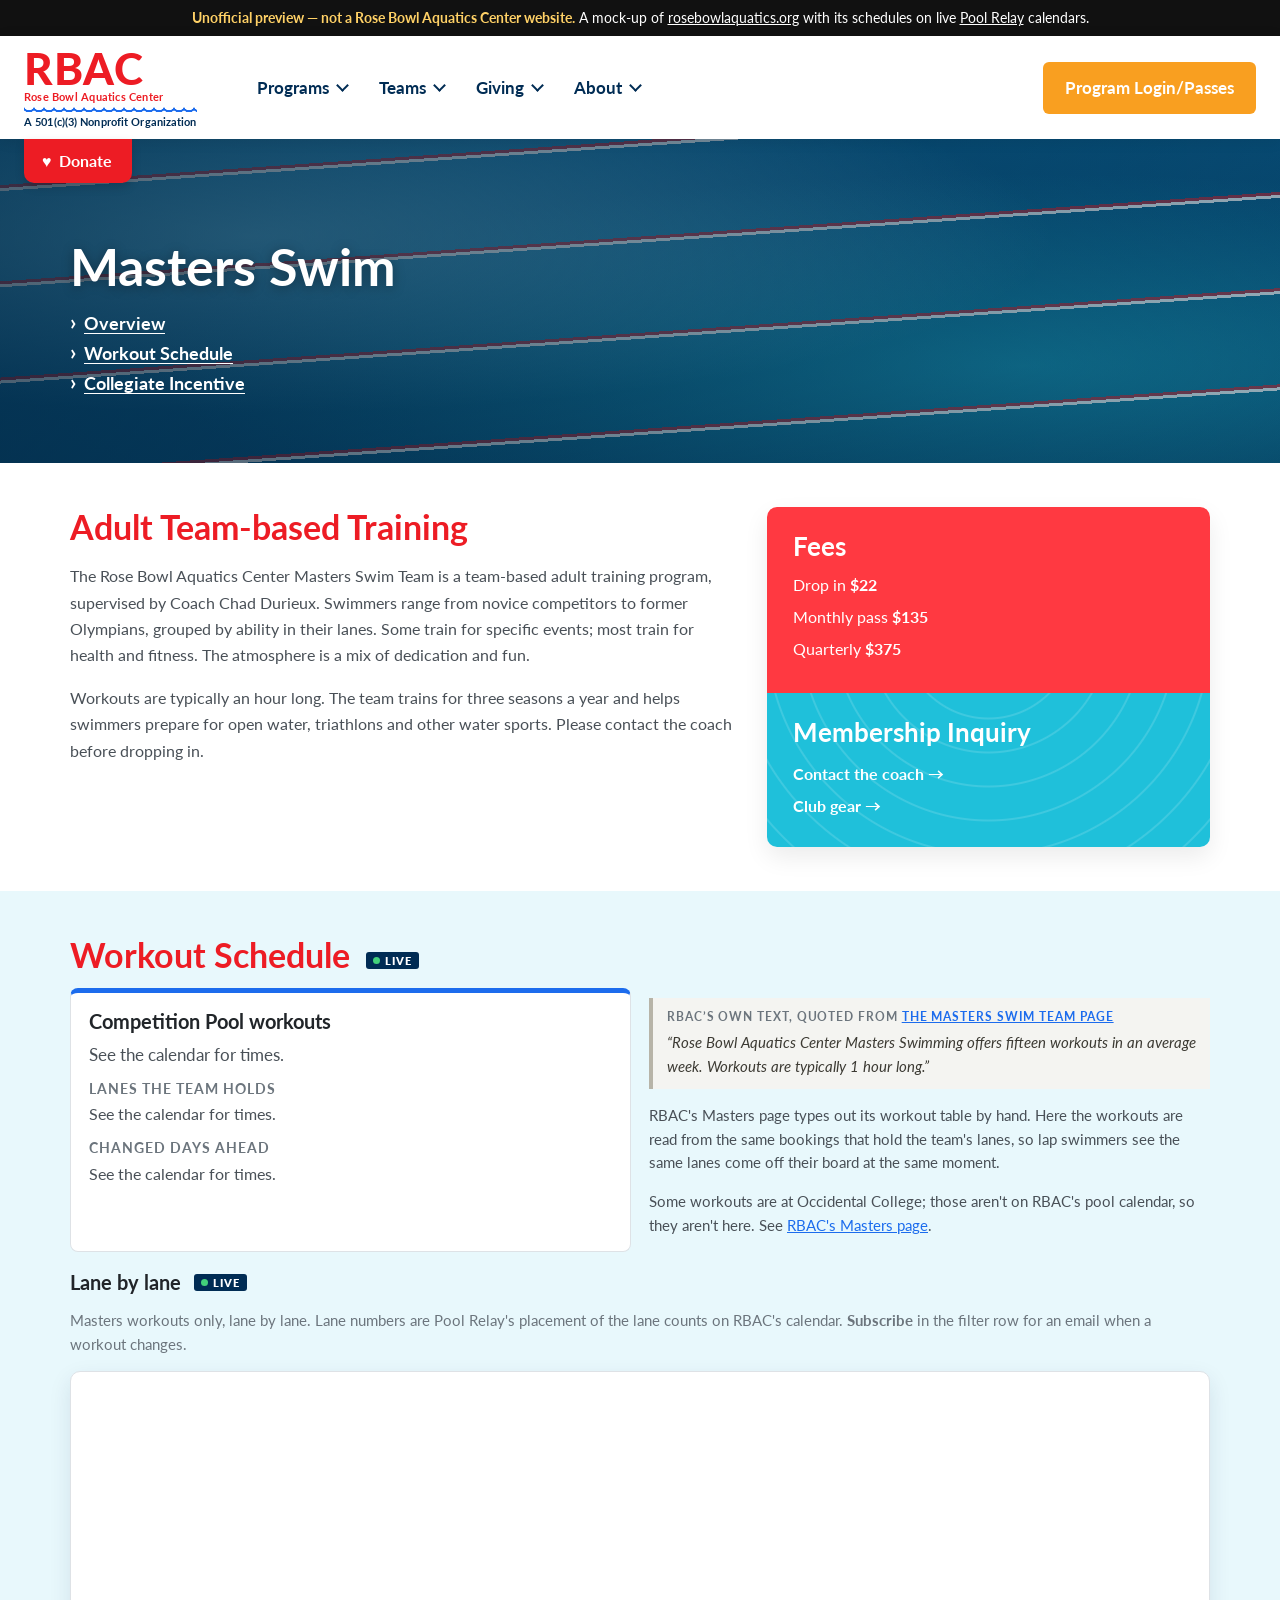
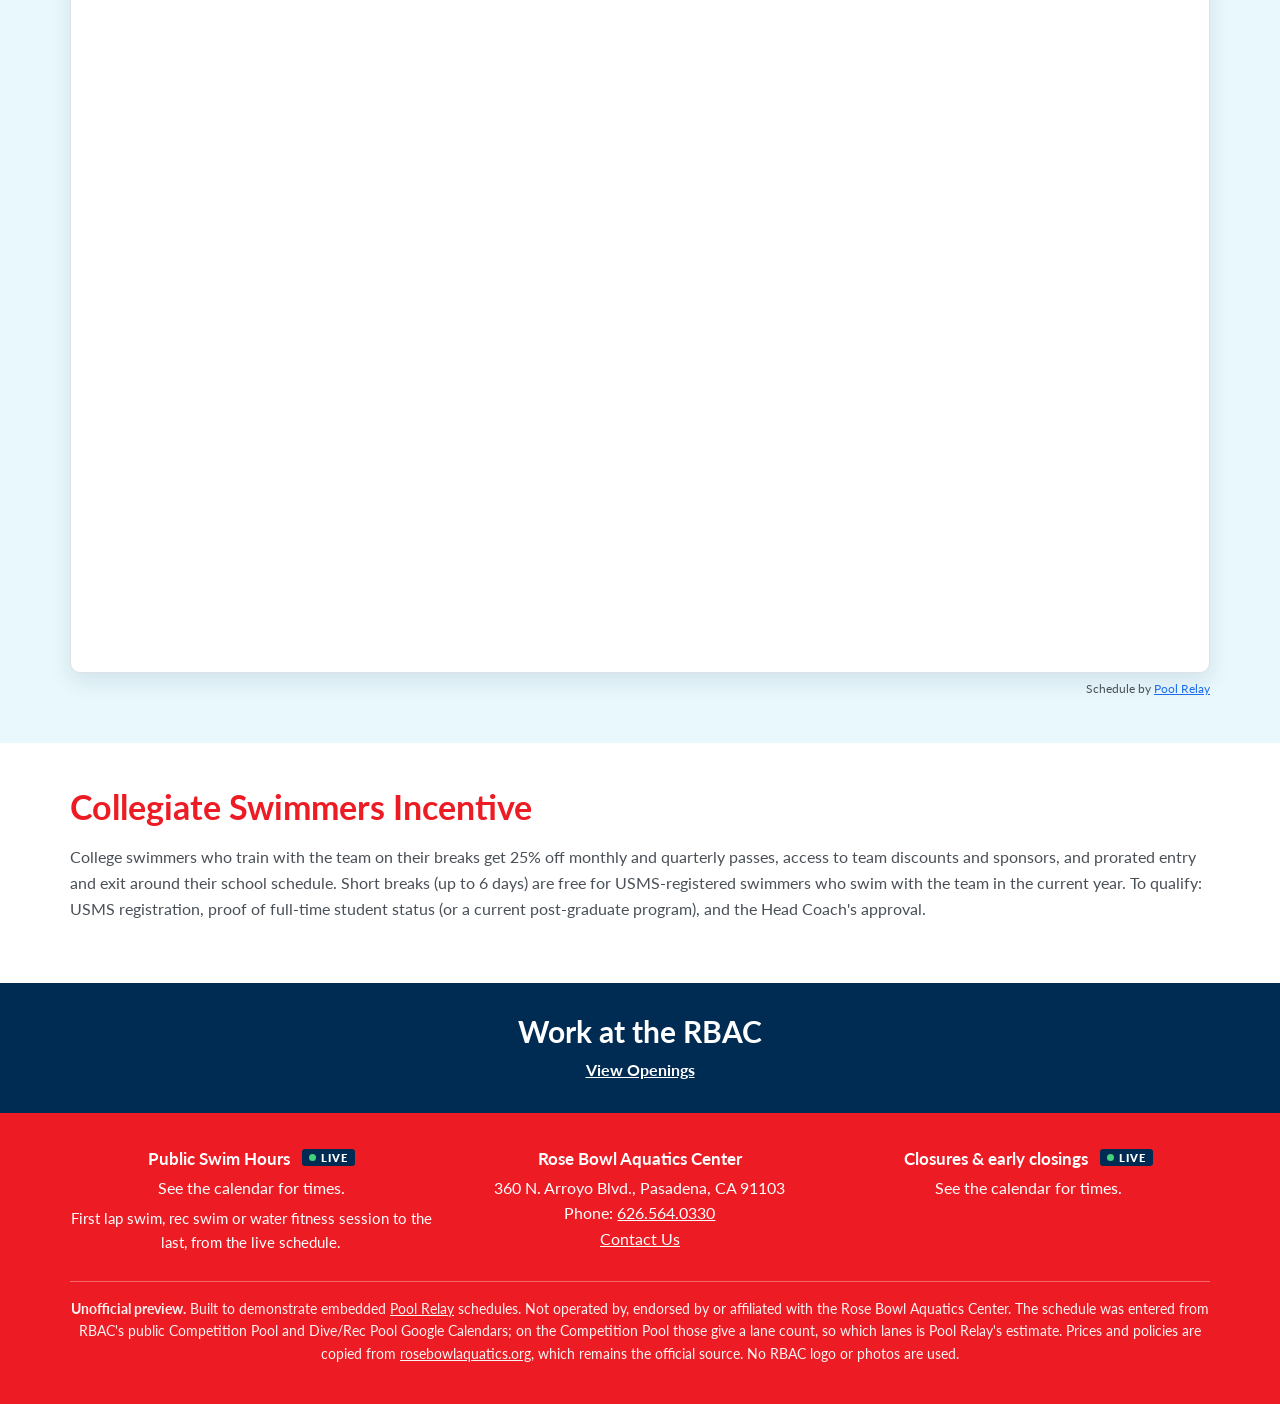
<file: masters.html>
<!doctype html>
<!-- UNOFFICIAL PREVIEW. Not a Rose Bowl Aquatics Center website. A mock-up of https://rosebowlaquatics.org
     with the schedule on live Pool Relay calendars. Built to demonstrate Pool Relay; not affiliated with RBAC. -->
<html lang="en">
<head>
<meta charset="utf-8">
<meta name="viewport" content="width=device-width, initial-scale=1">
<meta name="robots" content="noindex">
<title>Masters Swim Team | Rose Bowl Aquatics Center (unofficial preview)</title>
<link rel="preconnect" href="https://fonts.googleapis.com"><link rel="preconnect" href="https://fonts.gstatic.com" crossorigin>
<link href="https://fonts.googleapis.com/css2?family=Lato:wght@400;700;900&display=swap" rel="stylesheet">
<link rel="stylesheet" href="style.css?v=40683fb3">
</head>
<body>
<div class="preview-note"><b>Unofficial preview — not a Rose Bowl Aquatics Center website.</b> A mock-up of <a href="https://rosebowlaquatics.org" target="_blank" rel="noopener noreferrer">rosebowlaquatics.org</a> with its schedules on live <a href="https://www.poolrelay.com/" target="_blank" rel="noopener noreferrer">Pool Relay</a> calendars.</div>
<header class="site"><div class="hdr">
  <a class="brand" href="index.html" aria-label="RBAC preview home"><span class="rb">RBAC</span><span class="rb-sub">Rose Bowl Aquatics Center</span><span class="wave" aria-hidden="true"></span><span class="np">A 501(c)(3) Nonprofit Organization</span></a>
  <nav class="main" aria-label="Main"><div class="dd"><button type="button" aria-haspopup="true">Programs</button><div class="panel"><h3>Our Programs</h3><a href="swim-lessons.html">Swim Lessons</a><a href="water-fitness.html">Water Fitness &amp; Wellness</a><a class="ext" href="https://rosebowlaquatics.org/adaptive-swim-lessons" target="_blank" rel="noopener noreferrer">Adaptive Swim Lessons</a><a class="ext" href="https://rosebowlaquatics.org/camp" target="_blank" rel="noopener noreferrer">Anderson Adventure Camp H20</a><a href="rec-swim.html">Family Recreational Swim</a><a href="lap-swim.html">Lap Swim</a><a class="ext" href="https://rosebowlaquatics.org/therapy-pool" target="_blank" rel="noopener noreferrer">Therapy Pool</a><a class="ext" href="https://rosebowlaquatics.org/red-cross" target="_blank" rel="noopener noreferrer">Red Cross Training/Lifeguard</a><a class="ext" href="https://rosebowlaquatics.org/yoga" target="_blank" rel="noopener noreferrer">Yoga</a></div></div><div class="dd"><button type="button" aria-haspopup="true">Teams</button><div class="panel"><h3>Our Teams</h3><a href="dive-team.html">Dive Team</a><a href="swim-team.html">Swim Team</a><a href="water-polo.html">Water Polo Team</a><a href="rays.html">Rays Swim Team</a><a href="masters.html" class="here">Masters Swim Team</a></div></div><div class="dd"><button type="button" aria-haspopup="true">Giving</button><div class="panel"><h3>Giving</h3><a class="ext" href="https://rosebowlaquatics.org/events" target="_blank" rel="noopener noreferrer">Events</a><a class="ext" href="https://rosebowlaquatics.org/support" target="_blank" rel="noopener noreferrer">Why Donate?</a><a class="ext" href="https://rosebowlaquatics.org/ways-to-give" target="_blank" rel="noopener noreferrer">Ways to Give</a><a class="ext" href="https://rosebowlaquatics.org/directing-gift" target="_blank" rel="noopener noreferrer">Directing Your Gift</a><a class="ext" href="https://rosebowlaquatics.org/donation-request" target="_blank" rel="noopener noreferrer">Donation Request</a></div></div><div class="dd"><button type="button" aria-haspopup="true">About</button><div class="panel"><h3>About Us</h3><a class="ext" href="https://rosebowlaquatics.org/Contact-Us" target="_blank" rel="noopener noreferrer">Contact Us</a><a class="ext" href="https://rosebowlaquatics.org/about" target="_blank" rel="noopener noreferrer">About</a><a href="calendars.html">Calendars</a><a class="ext" href="https://rosebowlaquatics.org/visit" target="_blank" rel="noopener noreferrer">Visit RBAC</a><a class="ext" href="https://rosebowlaquatics.org/staff" target="_blank" rel="noopener noreferrer">Leadership</a><a class="ext" href="https://rosebowlaquatics.org/board" target="_blank" rel="noopener noreferrer">Board of Directors</a><a class="ext" href="https://rosebowlaquatics.org/guidelines" target="_blank" rel="noopener noreferrer">RBAC Guidelines</a><a class="ext" href="https://rosebowlaquatics.org/air-quality" target="_blank" rel="noopener noreferrer">Air Quality Monitoring</a><a class="ext" href="https://rosebowlaquatics.org/employment" target="_blank" rel="noopener noreferrer">Employment</a><a class="ext" href="https://rosebowlaquatics.org/financial-assistance" target="_blank" rel="noopener noreferrer">Apply for Financial Assistance</a></div></div></nav>
  <div class="right"><a class="btn-login" href="https://rosebowlaquatics.org/login-page" target="_blank" rel="noopener noreferrer">Program Login/Passes</a>
    <details class="mnav"><summary><i aria-hidden="true"></i>MENU</summary><div class="mpanel"><h4>Programs</h4><a href="swim-lessons.html">Swim Lessons</a><a href="water-fitness.html">Water Fitness &amp; Wellness</a><a class="ext" href="https://rosebowlaquatics.org/adaptive-swim-lessons" target="_blank" rel="noopener noreferrer">Adaptive Swim Lessons</a><a class="ext" href="https://rosebowlaquatics.org/camp" target="_blank" rel="noopener noreferrer">Anderson Adventure Camp H20</a><a href="rec-swim.html">Family Recreational Swim</a><a href="lap-swim.html">Lap Swim</a><a class="ext" href="https://rosebowlaquatics.org/therapy-pool" target="_blank" rel="noopener noreferrer">Therapy Pool</a><a class="ext" href="https://rosebowlaquatics.org/red-cross" target="_blank" rel="noopener noreferrer">Red Cross Training/Lifeguard</a><a class="ext" href="https://rosebowlaquatics.org/yoga" target="_blank" rel="noopener noreferrer">Yoga</a><h4>Teams</h4><a href="dive-team.html">Dive Team</a><a href="swim-team.html">Swim Team</a><a href="water-polo.html">Water Polo Team</a><a href="rays.html">Rays Swim Team</a><a href="masters.html" class="here">Masters Swim Team</a><h4>Giving</h4><a class="ext" href="https://rosebowlaquatics.org/events" target="_blank" rel="noopener noreferrer">Events</a><a class="ext" href="https://rosebowlaquatics.org/support" target="_blank" rel="noopener noreferrer">Why Donate?</a><a class="ext" href="https://rosebowlaquatics.org/ways-to-give" target="_blank" rel="noopener noreferrer">Ways to Give</a><a class="ext" href="https://rosebowlaquatics.org/directing-gift" target="_blank" rel="noopener noreferrer">Directing Your Gift</a><a class="ext" href="https://rosebowlaquatics.org/donation-request" target="_blank" rel="noopener noreferrer">Donation Request</a><h4>About</h4><a class="ext" href="https://rosebowlaquatics.org/Contact-Us" target="_blank" rel="noopener noreferrer">Contact Us</a><a class="ext" href="https://rosebowlaquatics.org/about" target="_blank" rel="noopener noreferrer">About</a><a href="calendars.html">Calendars</a><a class="ext" href="https://rosebowlaquatics.org/visit" target="_blank" rel="noopener noreferrer">Visit RBAC</a><a class="ext" href="https://rosebowlaquatics.org/staff" target="_blank" rel="noopener noreferrer">Leadership</a><a class="ext" href="https://rosebowlaquatics.org/board" target="_blank" rel="noopener noreferrer">Board of Directors</a><a class="ext" href="https://rosebowlaquatics.org/guidelines" target="_blank" rel="noopener noreferrer">RBAC Guidelines</a><a class="ext" href="https://rosebowlaquatics.org/air-quality" target="_blank" rel="noopener noreferrer">Air Quality Monitoring</a><a class="ext" href="https://rosebowlaquatics.org/employment" target="_blank" rel="noopener noreferrer">Employment</a><a class="ext" href="https://rosebowlaquatics.org/financial-assistance" target="_blank" rel="noopener noreferrer">Apply for Financial Assistance</a></div></details></div>
  <a class="donate" href="https://rosebowlaquatics.org/donate" target="_blank" rel="noopener noreferrer">Donate</a>
</div></header>
<main>
<div class="hero water"><div class="wrap"><h1>Masters Swim</h1><ul><li><a href="#overview">Overview</a></li><li><a href="#workouts">Workout Schedule</a></li><li><a href="#collegiate">Collegiate Incentive</a></li></ul></div></div>

<section class="band" id="overview"><div class="wrap two">
  <div><h2 class="sec-title">Adult Team-based Training</h2>
    <p>The Rose Bowl Aquatics Center Masters Swim Team is a team-based adult training program, supervised by Coach Chad Durieux. Swimmers
      range from novice competitors to former Olympians, grouped by ability in their lanes. Some train for specific events; most train
      for health and fitness. The atmosphere is a mix of dedication and fun.</p>
    <p>Workouts are typically an hour long. The team trains for three seasons a year and helps swimmers prepare for open water,
      triathlons and other water sports. Please contact the coach before dropping in.</p>
  </div>
  <div class="cardstack">
    <div class="c-red"><h3>Fees</h3><p>Drop in <b>$22</b></p><p>Monthly pass <b>$135</b></p><p>Quarterly <b>$375</b></p></div>
    <div class="c-cyan"><h3>Membership Inquiry</h3><a href="https://rosebowlaquatics.org/masters" target="_blank" rel="noopener noreferrer">Contact the coach</a><br><a href="https://rosebowlmasters.theswimguy.com/" target="_blank" rel="noopener noreferrer">Club gear</a></div>
  </div>
</div></section>

<section class="band tint" id="workouts"><div class="wrap">
  <h2 class="sec-title">Workout Schedule <span class="live-tag">Live</span></h2>
  <div class="hours-grid">
    <div class="hbox"><h3>Competition Pool workouts</h3><p style="margin:0;font-size:17px" data-live="when" data-view="ldh1B3ldemNOlqrz69lAVa" data-pool="comp" data-group="Masters Swim Team" data-gap="-1">…</p>
      <h4>Lanes the team holds</h4><div class="limited" data-live="limited" data-view="ldh1B3ldemNOlqrz69lAVa" data-pool="comp" data-group="Masters Swim Team" data-empty="The whole pool.">…</div>
      <h4>Changed days ahead</h4><div class="adjusted" data-live="exceptions" data-view="ldh1B3ldemNOlqrz69lAVa" data-pool="comp" data-group="Masters Swim Team"><p class="small muted">None in the published schedule.</p></div></div>
    <div><blockquote class="quote"><span class="qh">RBAC’s own text, quoted from <a href="https://rosebowlaquatics.org/masters" target="_blank" rel="noopener noreferrer">the Masters Swim Team page</a></span>“Rose Bowl Aquatics Center Masters Swimming offers fifteen workouts in an average week. Workouts are typically 1 hour long.”</blockquote>
      <p class="small">RBAC's Masters page types out its workout table by hand. Here the workouts are read from the same bookings that hold
        the team's lanes, so lap swimmers see the same lanes come off their board at the same moment.</p>
      <p class="small">Some workouts are at Occidental College; those aren't on RBAC's pool calendar, so they aren't here.
        See <a href="https://rosebowlaquatics.org/masters" target="_blank" rel="noopener noreferrer">RBAC's Masters page</a>.</p></div>
  </div>
  <h3>Lane by lane <span class="live-tag">Live</span></h3>
  <p class="small muted">Masters workouts only, lane by lane. Lane numbers are Pool Relay's placement of the lane counts on RBAC's calendar.
    <b>Subscribe</b> in the filter row for an email when a workout changes.</p>
  <div class="frame"><iframe src="https://www.poolrelay.com/embed/tUrgh3T3PBSjosKGCD3y8v" height="900" title="Rose Bowl Masters" loading="lazy"></iframe></div><p class="credit">Schedule by <a href="https://www.poolrelay.com/" target="_blank" rel="noopener noreferrer">Pool Relay</a></p>
</div></section>

<section class="band" id="collegiate"><div class="wrap">
  <h2 class="sec-title">Collegiate Swimmers Incentive</h2>
  <p>College swimmers who train with the team on their breaks get 25% off monthly and quarterly passes, access to team discounts and
    sponsors, and prorated entry and exit around their school schedule. Short breaks (up to 6 days) are free for USMS-registered swimmers
    who swim with the team in the current year. To qualify: USMS registration, proof of full-time student status (or a current
    post-graduate program), and the Head Coach's approval.</p>
</div></section>

</main>
<div class="work"><h3>Work at the RBAC</h3><a href="https://rosebowlaquatics.org/employment" target="_blank" rel="noopener noreferrer">View Openings</a></div>
<footer class="site"><div class="wrap">
  <div class="cols">
    <div><h4>Public Swim Hours <span class="live-tag">Live</span></h4><div data-live="hours" data-view="ldh1B3ldemNOlqrz69lAVa" data-pool="ctr" data-group="Lap Swim|Family Recreational Swim|Water Fitness &amp; Wellness" data-format="dl">…</div>
      <p class="small" style="margin:6px 0 0">First lap swim, rec swim or water fitness session to the last, from the live schedule.</p></div>
    <div><h4>Rose Bowl Aquatics Center</h4><p style="margin:0">360 N. Arroyo Blvd., Pasadena, CA 91103<br>Phone: <a href="tel:6265640330">626.564.0330</a><br>
      <a href="https://rosebowlaquatics.org/Contact-Us" target="_blank" rel="noopener noreferrer">Contact Us</a></p></div>
    <div><h4>Closures &amp; early closings <span class="live-tag">Live</span></h4><div data-live="alerts" data-view="ldh1B3ldemNOlqrz69lAVa" data-pool="ctr" data-ahead="60" class="foot-alerts"><p>None coming up.</p></div></div>
  </div>
  <p class="disc"><b>Unofficial preview.</b> Built to demonstrate embedded <a href="https://www.poolrelay.com/" target="_blank" rel="noopener noreferrer">Pool Relay</a> schedules. Not operated by,
    endorsed by or affiliated with the Rose Bowl Aquatics Center. The schedule was entered from RBAC's public Competition Pool and
    Dive/Rec Pool Google Calendars; on the Competition Pool those give a lane count, so which lanes is Pool Relay's estimate.
    Prices and policies are copied from <a href="https://rosebowlaquatics.org" target="_blank" rel="noopener noreferrer">rosebowlaquatics.org</a>, which remains the official source. No RBAC logo or photos are used.</p>
</div></footer>
<script>window.POOLS = [{"slug": "comp", "name": "Competition Pool", "facility": "Rose Bowl Aquatics Center", "pool": "Competition Pool", "area": "Pasadena", "kind": "yearRound", "href": "lap-swim.html#comp", "sub": "50 m \u00b7 8 long-course or 20 short-course lanes \u00b7 typically 79\u00b0"}, {"slug": "rec", "name": "Dive & Rec Pool", "facility": "Rose Bowl Aquatics Center", "pool": "Dive & Rec Pool", "area": "Pasadena", "kind": "yearRound", "href": "lap-swim.html#dive", "sub": "20 lanes \u00b7 shallow end for rec swim, deep end for diving \u00b7 typically 86\u00b0"}, {"slug": "ctr", "name": "Rose Bowl Aquatics Center", "facility": "Rose Bowl Aquatics Center", "area": "Pasadena", "kind": "center", "href": "index.html"}];</script>
<script src="finder.js?v=40683fb3"></script>
</body>
</html>
</file>
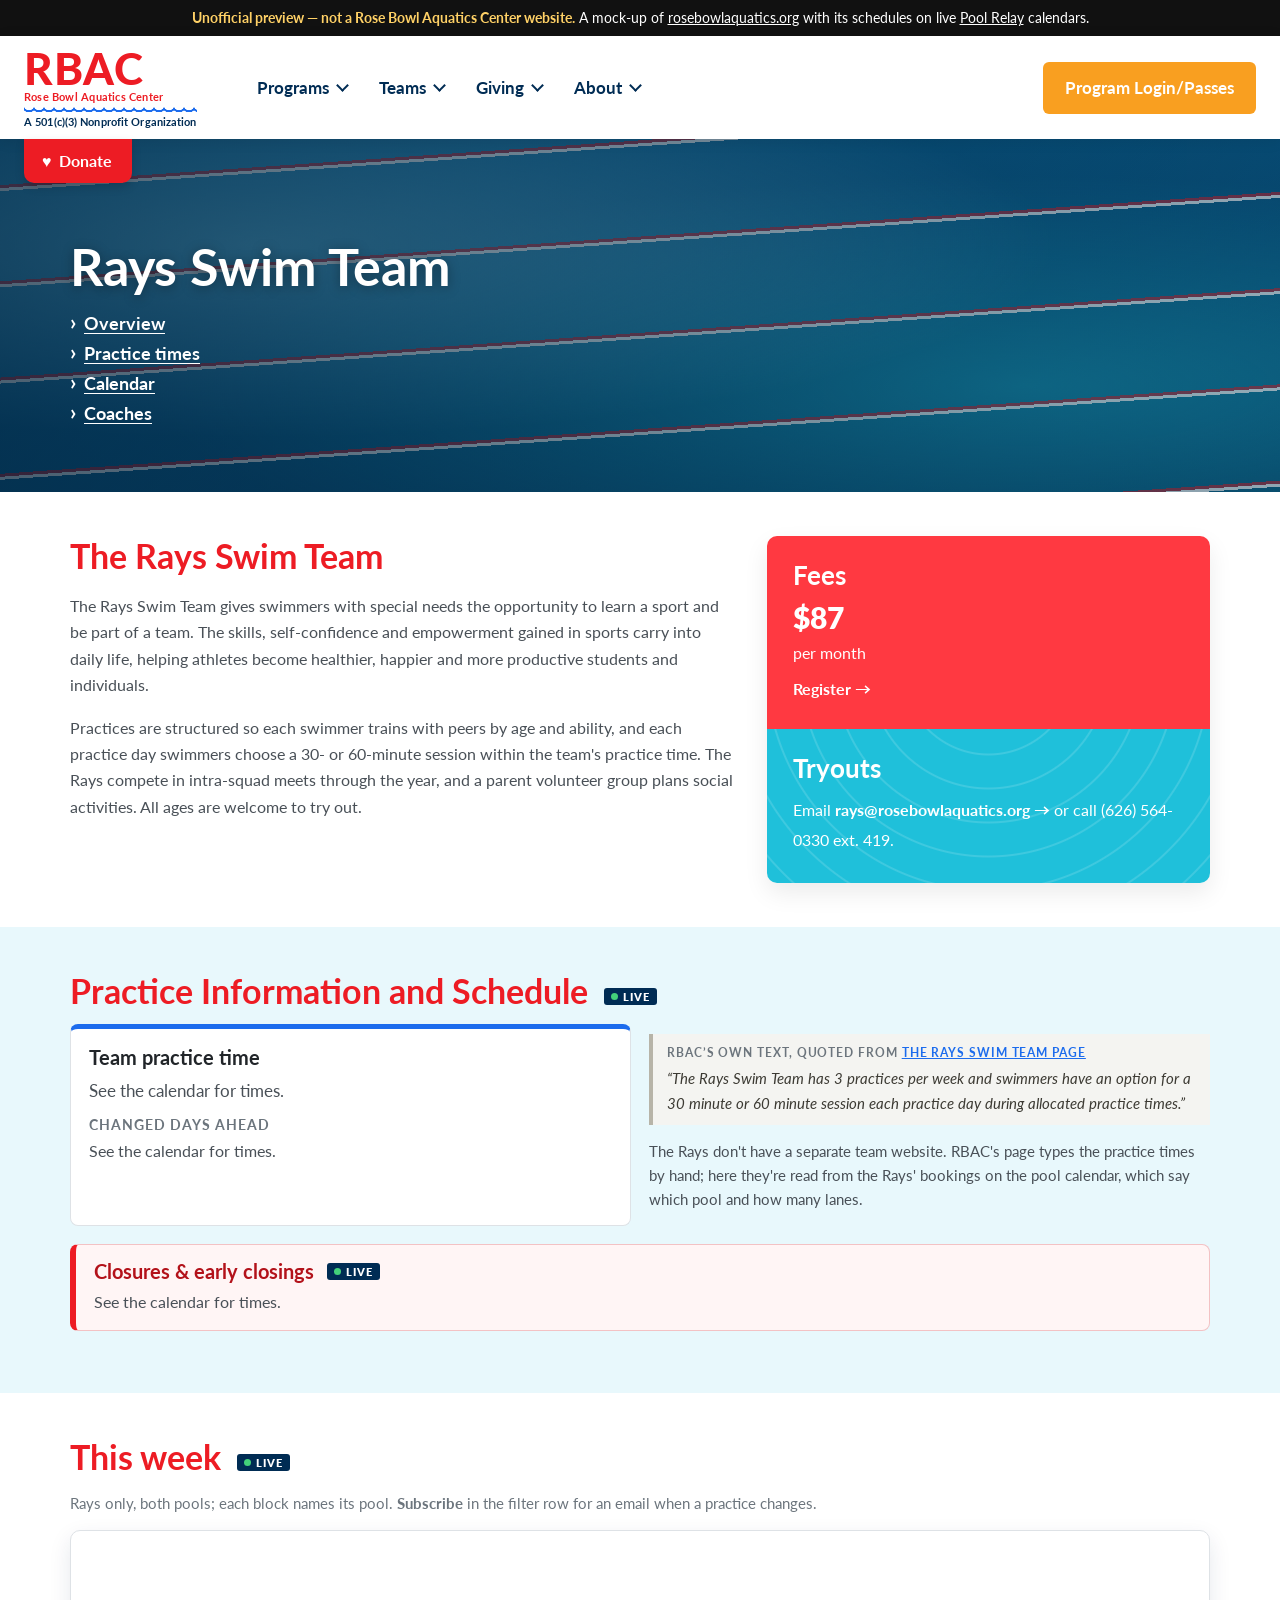
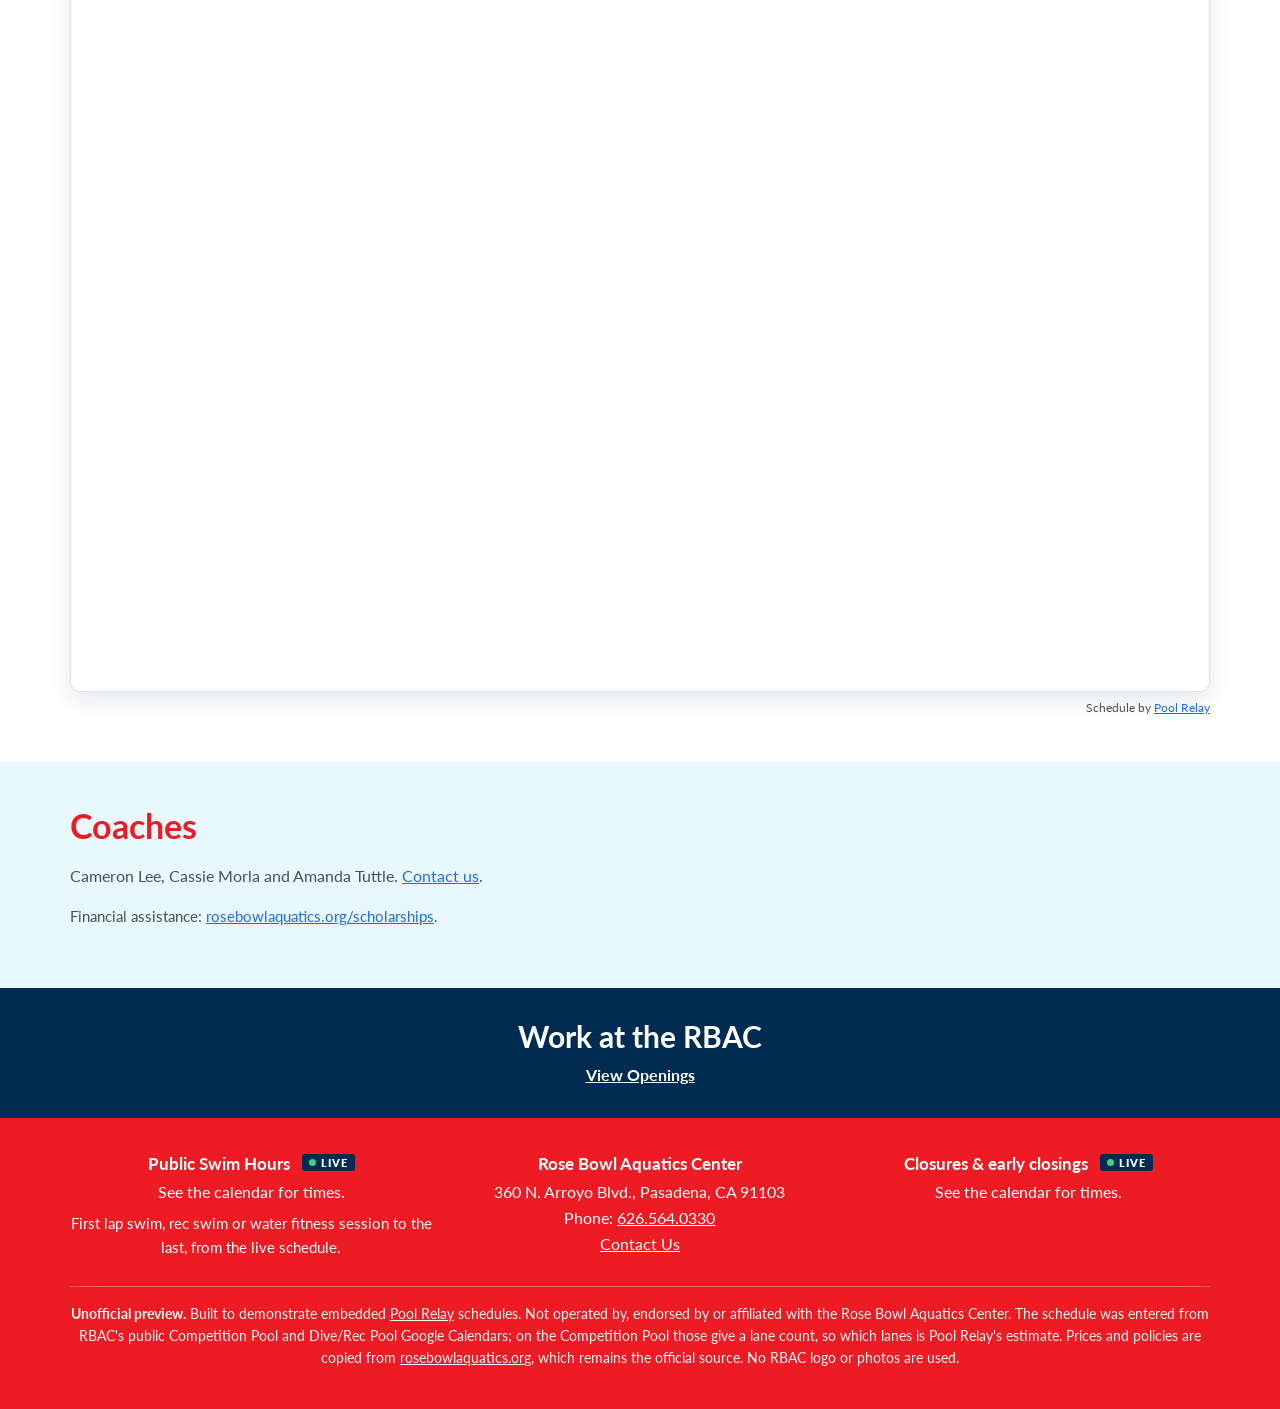
<file: rays.html>
<!doctype html>
<!-- UNOFFICIAL PREVIEW. Not a Rose Bowl Aquatics Center website. A mock-up of https://rosebowlaquatics.org
     with the schedule on live Pool Relay calendars. Built to demonstrate Pool Relay; not affiliated with RBAC. -->
<html lang="en">
<head>
<meta charset="utf-8">
<meta name="viewport" content="width=device-width, initial-scale=1">
<meta name="robots" content="noindex">
<title>Rays Swim Team | Rose Bowl Aquatics Center (unofficial preview)</title>
<link rel="preconnect" href="https://fonts.googleapis.com"><link rel="preconnect" href="https://fonts.gstatic.com" crossorigin>
<link href="https://fonts.googleapis.com/css2?family=Lato:wght@400;700;900&display=swap" rel="stylesheet">
<link rel="stylesheet" href="style.css?v=40683fb3">
</head>
<body>
<div class="preview-note"><b>Unofficial preview — not a Rose Bowl Aquatics Center website.</b> A mock-up of <a href="https://rosebowlaquatics.org" target="_blank" rel="noopener noreferrer">rosebowlaquatics.org</a> with its schedules on live <a href="https://www.poolrelay.com/" target="_blank" rel="noopener noreferrer">Pool Relay</a> calendars.</div>
<header class="site"><div class="hdr">
  <a class="brand" href="index.html" aria-label="RBAC preview home"><span class="rb">RBAC</span><span class="rb-sub">Rose Bowl Aquatics Center</span><span class="wave" aria-hidden="true"></span><span class="np">A 501(c)(3) Nonprofit Organization</span></a>
  <nav class="main" aria-label="Main"><div class="dd"><button type="button" aria-haspopup="true">Programs</button><div class="panel"><h3>Our Programs</h3><a href="swim-lessons.html">Swim Lessons</a><a href="water-fitness.html">Water Fitness &amp; Wellness</a><a class="ext" href="https://rosebowlaquatics.org/adaptive-swim-lessons" target="_blank" rel="noopener noreferrer">Adaptive Swim Lessons</a><a class="ext" href="https://rosebowlaquatics.org/camp" target="_blank" rel="noopener noreferrer">Anderson Adventure Camp H20</a><a href="rec-swim.html">Family Recreational Swim</a><a href="lap-swim.html">Lap Swim</a><a class="ext" href="https://rosebowlaquatics.org/therapy-pool" target="_blank" rel="noopener noreferrer">Therapy Pool</a><a class="ext" href="https://rosebowlaquatics.org/red-cross" target="_blank" rel="noopener noreferrer">Red Cross Training/Lifeguard</a><a class="ext" href="https://rosebowlaquatics.org/yoga" target="_blank" rel="noopener noreferrer">Yoga</a></div></div><div class="dd"><button type="button" aria-haspopup="true">Teams</button><div class="panel"><h3>Our Teams</h3><a href="dive-team.html">Dive Team</a><a href="swim-team.html">Swim Team</a><a href="water-polo.html">Water Polo Team</a><a href="rays.html" class="here">Rays Swim Team</a><a href="masters.html">Masters Swim Team</a></div></div><div class="dd"><button type="button" aria-haspopup="true">Giving</button><div class="panel"><h3>Giving</h3><a class="ext" href="https://rosebowlaquatics.org/events" target="_blank" rel="noopener noreferrer">Events</a><a class="ext" href="https://rosebowlaquatics.org/support" target="_blank" rel="noopener noreferrer">Why Donate?</a><a class="ext" href="https://rosebowlaquatics.org/ways-to-give" target="_blank" rel="noopener noreferrer">Ways to Give</a><a class="ext" href="https://rosebowlaquatics.org/directing-gift" target="_blank" rel="noopener noreferrer">Directing Your Gift</a><a class="ext" href="https://rosebowlaquatics.org/donation-request" target="_blank" rel="noopener noreferrer">Donation Request</a></div></div><div class="dd"><button type="button" aria-haspopup="true">About</button><div class="panel"><h3>About Us</h3><a class="ext" href="https://rosebowlaquatics.org/Contact-Us" target="_blank" rel="noopener noreferrer">Contact Us</a><a class="ext" href="https://rosebowlaquatics.org/about" target="_blank" rel="noopener noreferrer">About</a><a href="calendars.html">Calendars</a><a class="ext" href="https://rosebowlaquatics.org/visit" target="_blank" rel="noopener noreferrer">Visit RBAC</a><a class="ext" href="https://rosebowlaquatics.org/staff" target="_blank" rel="noopener noreferrer">Leadership</a><a class="ext" href="https://rosebowlaquatics.org/board" target="_blank" rel="noopener noreferrer">Board of Directors</a><a class="ext" href="https://rosebowlaquatics.org/guidelines" target="_blank" rel="noopener noreferrer">RBAC Guidelines</a><a class="ext" href="https://rosebowlaquatics.org/air-quality" target="_blank" rel="noopener noreferrer">Air Quality Monitoring</a><a class="ext" href="https://rosebowlaquatics.org/employment" target="_blank" rel="noopener noreferrer">Employment</a><a class="ext" href="https://rosebowlaquatics.org/financial-assistance" target="_blank" rel="noopener noreferrer">Apply for Financial Assistance</a></div></div></nav>
  <div class="right"><a class="btn-login" href="https://rosebowlaquatics.org/login-page" target="_blank" rel="noopener noreferrer">Program Login/Passes</a>
    <details class="mnav"><summary><i aria-hidden="true"></i>MENU</summary><div class="mpanel"><h4>Programs</h4><a href="swim-lessons.html">Swim Lessons</a><a href="water-fitness.html">Water Fitness &amp; Wellness</a><a class="ext" href="https://rosebowlaquatics.org/adaptive-swim-lessons" target="_blank" rel="noopener noreferrer">Adaptive Swim Lessons</a><a class="ext" href="https://rosebowlaquatics.org/camp" target="_blank" rel="noopener noreferrer">Anderson Adventure Camp H20</a><a href="rec-swim.html">Family Recreational Swim</a><a href="lap-swim.html">Lap Swim</a><a class="ext" href="https://rosebowlaquatics.org/therapy-pool" target="_blank" rel="noopener noreferrer">Therapy Pool</a><a class="ext" href="https://rosebowlaquatics.org/red-cross" target="_blank" rel="noopener noreferrer">Red Cross Training/Lifeguard</a><a class="ext" href="https://rosebowlaquatics.org/yoga" target="_blank" rel="noopener noreferrer">Yoga</a><h4>Teams</h4><a href="dive-team.html">Dive Team</a><a href="swim-team.html">Swim Team</a><a href="water-polo.html">Water Polo Team</a><a href="rays.html" class="here">Rays Swim Team</a><a href="masters.html">Masters Swim Team</a><h4>Giving</h4><a class="ext" href="https://rosebowlaquatics.org/events" target="_blank" rel="noopener noreferrer">Events</a><a class="ext" href="https://rosebowlaquatics.org/support" target="_blank" rel="noopener noreferrer">Why Donate?</a><a class="ext" href="https://rosebowlaquatics.org/ways-to-give" target="_blank" rel="noopener noreferrer">Ways to Give</a><a class="ext" href="https://rosebowlaquatics.org/directing-gift" target="_blank" rel="noopener noreferrer">Directing Your Gift</a><a class="ext" href="https://rosebowlaquatics.org/donation-request" target="_blank" rel="noopener noreferrer">Donation Request</a><h4>About</h4><a class="ext" href="https://rosebowlaquatics.org/Contact-Us" target="_blank" rel="noopener noreferrer">Contact Us</a><a class="ext" href="https://rosebowlaquatics.org/about" target="_blank" rel="noopener noreferrer">About</a><a href="calendars.html">Calendars</a><a class="ext" href="https://rosebowlaquatics.org/visit" target="_blank" rel="noopener noreferrer">Visit RBAC</a><a class="ext" href="https://rosebowlaquatics.org/staff" target="_blank" rel="noopener noreferrer">Leadership</a><a class="ext" href="https://rosebowlaquatics.org/board" target="_blank" rel="noopener noreferrer">Board of Directors</a><a class="ext" href="https://rosebowlaquatics.org/guidelines" target="_blank" rel="noopener noreferrer">RBAC Guidelines</a><a class="ext" href="https://rosebowlaquatics.org/air-quality" target="_blank" rel="noopener noreferrer">Air Quality Monitoring</a><a class="ext" href="https://rosebowlaquatics.org/employment" target="_blank" rel="noopener noreferrer">Employment</a><a class="ext" href="https://rosebowlaquatics.org/financial-assistance" target="_blank" rel="noopener noreferrer">Apply for Financial Assistance</a></div></details></div>
  <a class="donate" href="https://rosebowlaquatics.org/donate" target="_blank" rel="noopener noreferrer">Donate</a>
</div></header>
<main>
<div class="hero water"><div class="wrap"><h1>Rays Swim Team</h1><ul><li><a href="#overview">Overview</a></li><li><a href="#practice">Practice times</a></li><li><a href="#calendar">Calendar</a></li><li><a href="#coaches">Coaches</a></li></ul></div></div>

<section class="band" id="overview"><div class="wrap two">
  <div><h2 class="sec-title">The Rays Swim Team</h2>
    <p>The Rays Swim Team gives swimmers with special needs the opportunity to learn a sport and be part of a team. The skills,
      self-confidence and empowerment gained in sports carry into daily life, helping athletes become healthier, happier and more
      productive students and individuals.</p>
    <p>Practices are structured so each swimmer trains with peers by age and ability, and each practice day swimmers choose a 30- or
      60-minute session within the team's practice time. The Rays compete in intra-squad meets through the year, and a parent volunteer
      group plans social activities. All ages are welcome to try out.</p>
  </div>
  <div class="cardstack">
    <div class="c-red"><h3>Fees</h3><p class="price">$87</p><p>per month</p><a href="https://anc.apm.activecommunities.com/rosebowlaquatics/membership/search?onlineSiteId=0&amp;from_original_cui=true&amp;keyword=" target="_blank" rel="noopener noreferrer">Register</a></div>
    <div class="c-cyan"><h3>Tryouts</h3><p>Email <a href="mailto:rays@rosebowlaquatics.org" target="_blank" rel="noopener noreferrer">rays@rosebowlaquatics.org</a> or call (626) 564-0330 ext. 419.</p></div>
  </div>
</div></section>

<section class="band tint" id="practice"><div class="wrap">
  <h2 class="sec-title">Practice Information and Schedule <span class="live-tag">Live</span></h2>
  <div class="hours-grid">
    <div class="hbox"><h3>Team practice time</h3><p style="margin:0;font-size:17px" data-live="when" data-view="ldh1B3ldemNOlqrz69lAVa" data-pool="ctr" data-group="Rose Bowl Aquatics / Rays Swim Team" data-gap="-1">…</p>
      <h4>Changed days ahead</h4><div class="adjusted" data-live="exceptions" data-view="ldh1B3ldemNOlqrz69lAVa" data-pool="ctr" data-group="Rose Bowl Aquatics / Rays Swim Team"><p class="small muted">None in the published schedule.</p></div></div>
    <div><blockquote class="quote"><span class="qh">RBAC’s own text, quoted from <a href="https://rosebowlaquatics.org/rays" target="_blank" rel="noopener noreferrer">the Rays Swim Team page</a></span>“The Rays Swim Team has 3 practices per week and swimmers have an option for a 30 minute or 60 minute session each practice day during allocated practice times.”</blockquote>
      <p class="small">The Rays don't have a separate team website. RBAC's page types the practice times by hand; here they're read from
        the Rays' bookings on the pool calendar, which say which pool and how many lanes.</p></div>
  </div>
  <div class="alert" aria-live="polite"><h3>Closures &amp; early closings <span class="live-tag">Live</span></h3>
  <div data-live="alerts" data-view="ldh1B3ldemNOlqrz69lAVa" data-pool="ctr" data-ahead="100"><p class="muted">None coming up.</p></div></div>
</div></section>

<section class="band" id="calendar"><div class="wrap">
  <h2 class="sec-title">This week <span class="live-tag">Live</span></h2>
  <p class="small muted">Rays only, both pools; each block names its pool. <b>Subscribe</b> in the filter row for an email when a practice changes.</p>
  <div class="frame"><iframe src="https://www.poolrelay.com/embed/i2vGOoejn4ZbCBMz9hblnn" height="760" title="Rose Bowl Rays Swim Team" loading="lazy"></iframe></div><p class="credit">Schedule by <a href="https://www.poolrelay.com/" target="_blank" rel="noopener noreferrer">Pool Relay</a></p>
</div></section>

<section class="band tint" id="coaches"><div class="wrap">
  <h2 class="sec-title">Coaches</h2>
  <p>Cameron Lee, Cassie Morla and Amanda Tuttle. <a href="mailto:clee@rosebowlaquatics.org" target="_blank" rel="noopener noreferrer">Contact us</a>.</p>
  <p class="small">Financial assistance: <a href="https://rosebowlaquatics.org/scholarships" target="_blank" rel="noopener noreferrer">rosebowlaquatics.org/scholarships</a>.</p>
</div></section>

</main>
<div class="work"><h3>Work at the RBAC</h3><a href="https://rosebowlaquatics.org/employment" target="_blank" rel="noopener noreferrer">View Openings</a></div>
<footer class="site"><div class="wrap">
  <div class="cols">
    <div><h4>Public Swim Hours <span class="live-tag">Live</span></h4><div data-live="hours" data-view="ldh1B3ldemNOlqrz69lAVa" data-pool="ctr" data-group="Lap Swim|Family Recreational Swim|Water Fitness &amp; Wellness" data-format="dl">…</div>
      <p class="small" style="margin:6px 0 0">First lap swim, rec swim or water fitness session to the last, from the live schedule.</p></div>
    <div><h4>Rose Bowl Aquatics Center</h4><p style="margin:0">360 N. Arroyo Blvd., Pasadena, CA 91103<br>Phone: <a href="tel:6265640330">626.564.0330</a><br>
      <a href="https://rosebowlaquatics.org/Contact-Us" target="_blank" rel="noopener noreferrer">Contact Us</a></p></div>
    <div><h4>Closures &amp; early closings <span class="live-tag">Live</span></h4><div data-live="alerts" data-view="ldh1B3ldemNOlqrz69lAVa" data-pool="ctr" data-ahead="60" class="foot-alerts"><p>None coming up.</p></div></div>
  </div>
  <p class="disc"><b>Unofficial preview.</b> Built to demonstrate embedded <a href="https://www.poolrelay.com/" target="_blank" rel="noopener noreferrer">Pool Relay</a> schedules. Not operated by,
    endorsed by or affiliated with the Rose Bowl Aquatics Center. The schedule was entered from RBAC's public Competition Pool and
    Dive/Rec Pool Google Calendars; on the Competition Pool those give a lane count, so which lanes is Pool Relay's estimate.
    Prices and policies are copied from <a href="https://rosebowlaquatics.org" target="_blank" rel="noopener noreferrer">rosebowlaquatics.org</a>, which remains the official source. No RBAC logo or photos are used.</p>
</div></footer>
<script>window.POOLS = [{"slug": "comp", "name": "Competition Pool", "facility": "Rose Bowl Aquatics Center", "pool": "Competition Pool", "area": "Pasadena", "kind": "yearRound", "href": "lap-swim.html#comp", "sub": "50 m \u00b7 8 long-course or 20 short-course lanes \u00b7 typically 79\u00b0"}, {"slug": "rec", "name": "Dive & Rec Pool", "facility": "Rose Bowl Aquatics Center", "pool": "Dive & Rec Pool", "area": "Pasadena", "kind": "yearRound", "href": "lap-swim.html#dive", "sub": "20 lanes \u00b7 shallow end for rec swim, deep end for diving \u00b7 typically 86\u00b0"}, {"slug": "ctr", "name": "Rose Bowl Aquatics Center", "facility": "Rose Bowl Aquatics Center", "area": "Pasadena", "kind": "center", "href": "index.html"}];</script>
<script src="finder.js?v=40683fb3"></script>
</body>
</html>
</file>
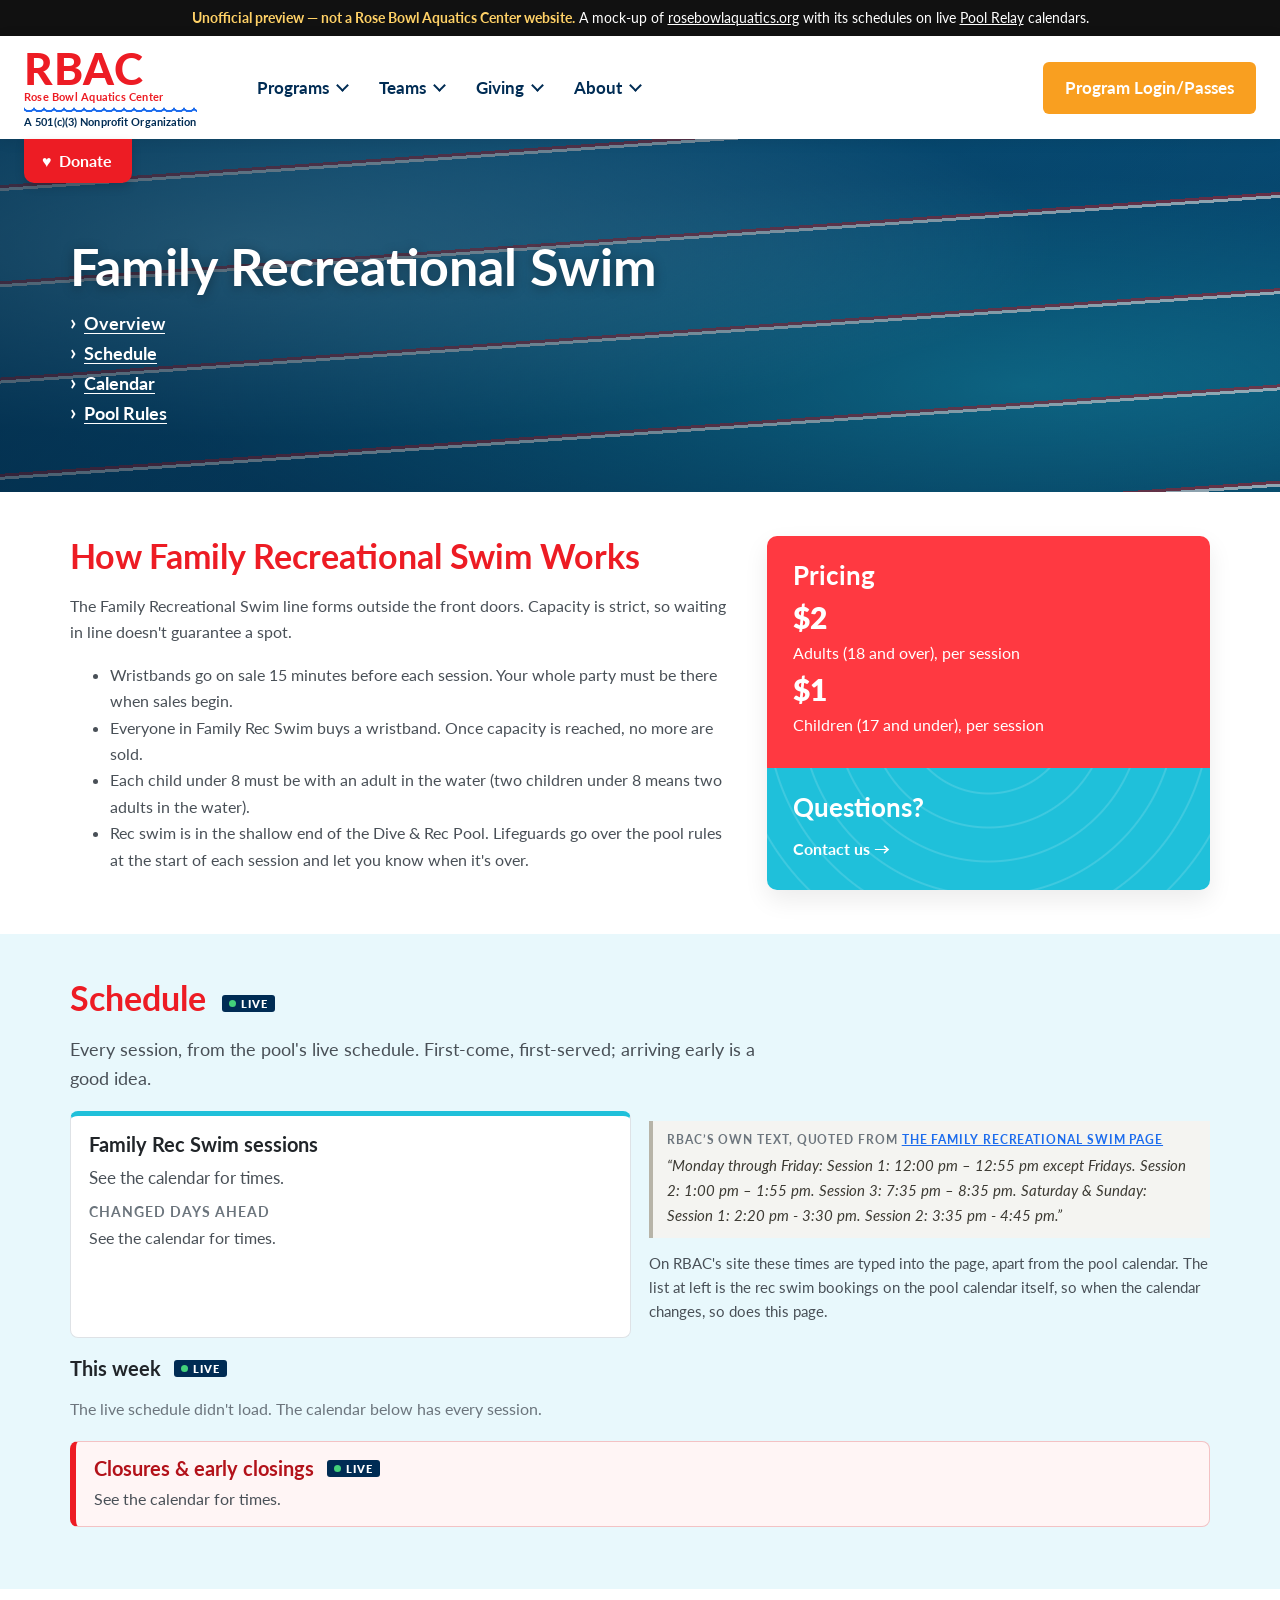
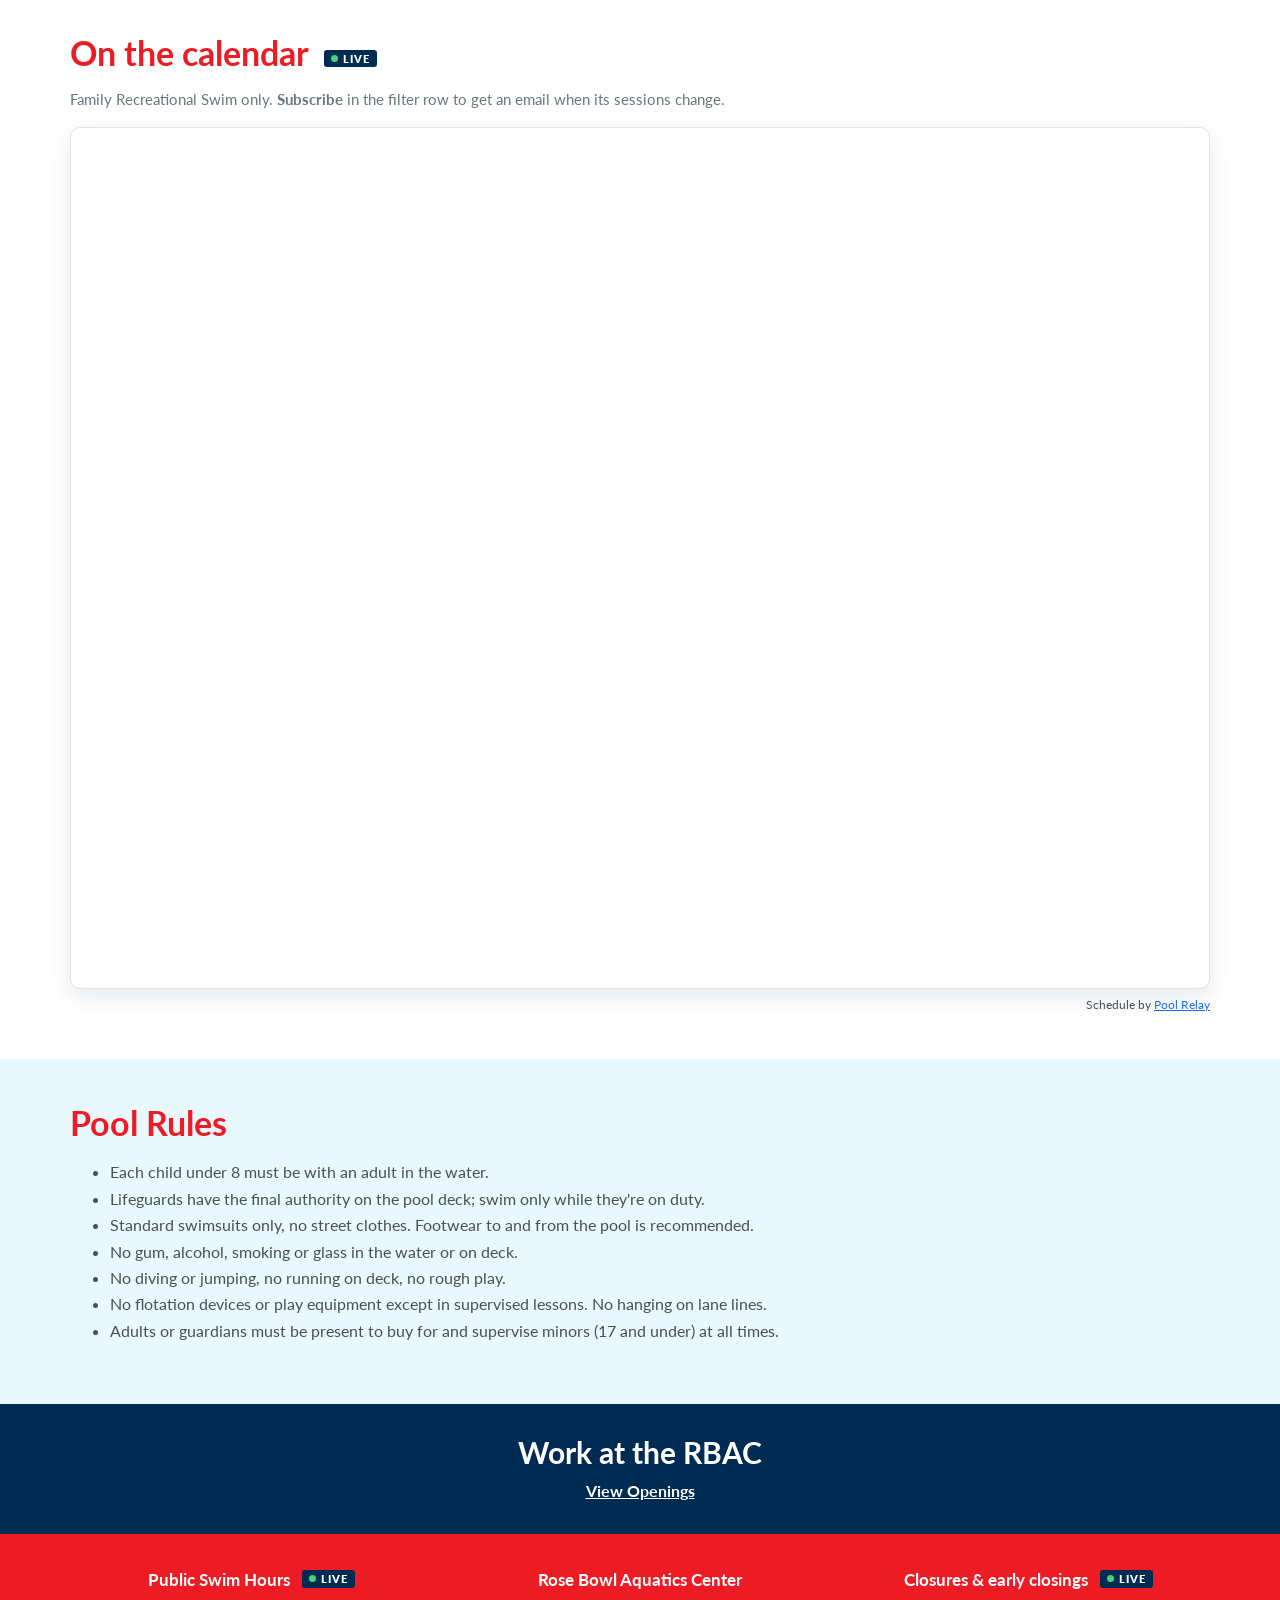
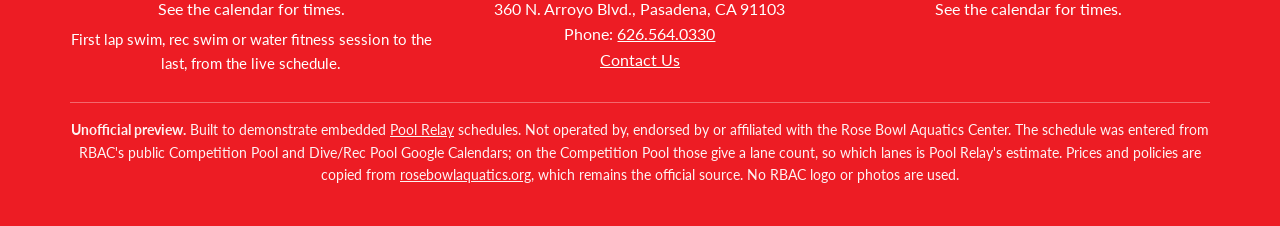
<file: rec-swim.html>
<!doctype html>
<!-- UNOFFICIAL PREVIEW. Not a Rose Bowl Aquatics Center website. A mock-up of https://rosebowlaquatics.org
     with the schedule on live Pool Relay calendars. Built to demonstrate Pool Relay; not affiliated with RBAC. -->
<html lang="en">
<head>
<meta charset="utf-8">
<meta name="viewport" content="width=device-width, initial-scale=1">
<meta name="robots" content="noindex">
<title>Family Recreational Swim | Rose Bowl Aquatics Center (unofficial preview)</title>
<link rel="preconnect" href="https://fonts.googleapis.com"><link rel="preconnect" href="https://fonts.gstatic.com" crossorigin>
<link href="https://fonts.googleapis.com/css2?family=Lato:wght@400;700;900&display=swap" rel="stylesheet">
<link rel="stylesheet" href="style.css?v=40683fb3">
</head>
<body>
<div class="preview-note"><b>Unofficial preview — not a Rose Bowl Aquatics Center website.</b> A mock-up of <a href="https://rosebowlaquatics.org" target="_blank" rel="noopener noreferrer">rosebowlaquatics.org</a> with its schedules on live <a href="https://www.poolrelay.com/" target="_blank" rel="noopener noreferrer">Pool Relay</a> calendars.</div>
<header class="site"><div class="hdr">
  <a class="brand" href="index.html" aria-label="RBAC preview home"><span class="rb">RBAC</span><span class="rb-sub">Rose Bowl Aquatics Center</span><span class="wave" aria-hidden="true"></span><span class="np">A 501(c)(3) Nonprofit Organization</span></a>
  <nav class="main" aria-label="Main"><div class="dd"><button type="button" aria-haspopup="true">Programs</button><div class="panel"><h3>Our Programs</h3><a href="swim-lessons.html">Swim Lessons</a><a href="water-fitness.html">Water Fitness &amp; Wellness</a><a class="ext" href="https://rosebowlaquatics.org/adaptive-swim-lessons" target="_blank" rel="noopener noreferrer">Adaptive Swim Lessons</a><a class="ext" href="https://rosebowlaquatics.org/camp" target="_blank" rel="noopener noreferrer">Anderson Adventure Camp H20</a><a href="rec-swim.html" class="here">Family Recreational Swim</a><a href="lap-swim.html">Lap Swim</a><a class="ext" href="https://rosebowlaquatics.org/therapy-pool" target="_blank" rel="noopener noreferrer">Therapy Pool</a><a class="ext" href="https://rosebowlaquatics.org/red-cross" target="_blank" rel="noopener noreferrer">Red Cross Training/Lifeguard</a><a class="ext" href="https://rosebowlaquatics.org/yoga" target="_blank" rel="noopener noreferrer">Yoga</a></div></div><div class="dd"><button type="button" aria-haspopup="true">Teams</button><div class="panel"><h3>Our Teams</h3><a href="dive-team.html">Dive Team</a><a href="swim-team.html">Swim Team</a><a href="water-polo.html">Water Polo Team</a><a href="rays.html">Rays Swim Team</a><a href="masters.html">Masters Swim Team</a></div></div><div class="dd"><button type="button" aria-haspopup="true">Giving</button><div class="panel"><h3>Giving</h3><a class="ext" href="https://rosebowlaquatics.org/events" target="_blank" rel="noopener noreferrer">Events</a><a class="ext" href="https://rosebowlaquatics.org/support" target="_blank" rel="noopener noreferrer">Why Donate?</a><a class="ext" href="https://rosebowlaquatics.org/ways-to-give" target="_blank" rel="noopener noreferrer">Ways to Give</a><a class="ext" href="https://rosebowlaquatics.org/directing-gift" target="_blank" rel="noopener noreferrer">Directing Your Gift</a><a class="ext" href="https://rosebowlaquatics.org/donation-request" target="_blank" rel="noopener noreferrer">Donation Request</a></div></div><div class="dd"><button type="button" aria-haspopup="true">About</button><div class="panel"><h3>About Us</h3><a class="ext" href="https://rosebowlaquatics.org/Contact-Us" target="_blank" rel="noopener noreferrer">Contact Us</a><a class="ext" href="https://rosebowlaquatics.org/about" target="_blank" rel="noopener noreferrer">About</a><a href="calendars.html">Calendars</a><a class="ext" href="https://rosebowlaquatics.org/visit" target="_blank" rel="noopener noreferrer">Visit RBAC</a><a class="ext" href="https://rosebowlaquatics.org/staff" target="_blank" rel="noopener noreferrer">Leadership</a><a class="ext" href="https://rosebowlaquatics.org/board" target="_blank" rel="noopener noreferrer">Board of Directors</a><a class="ext" href="https://rosebowlaquatics.org/guidelines" target="_blank" rel="noopener noreferrer">RBAC Guidelines</a><a class="ext" href="https://rosebowlaquatics.org/air-quality" target="_blank" rel="noopener noreferrer">Air Quality Monitoring</a><a class="ext" href="https://rosebowlaquatics.org/employment" target="_blank" rel="noopener noreferrer">Employment</a><a class="ext" href="https://rosebowlaquatics.org/financial-assistance" target="_blank" rel="noopener noreferrer">Apply for Financial Assistance</a></div></div></nav>
  <div class="right"><a class="btn-login" href="https://rosebowlaquatics.org/login-page" target="_blank" rel="noopener noreferrer">Program Login/Passes</a>
    <details class="mnav"><summary><i aria-hidden="true"></i>MENU</summary><div class="mpanel"><h4>Programs</h4><a href="swim-lessons.html">Swim Lessons</a><a href="water-fitness.html">Water Fitness &amp; Wellness</a><a class="ext" href="https://rosebowlaquatics.org/adaptive-swim-lessons" target="_blank" rel="noopener noreferrer">Adaptive Swim Lessons</a><a class="ext" href="https://rosebowlaquatics.org/camp" target="_blank" rel="noopener noreferrer">Anderson Adventure Camp H20</a><a href="rec-swim.html" class="here">Family Recreational Swim</a><a href="lap-swim.html">Lap Swim</a><a class="ext" href="https://rosebowlaquatics.org/therapy-pool" target="_blank" rel="noopener noreferrer">Therapy Pool</a><a class="ext" href="https://rosebowlaquatics.org/red-cross" target="_blank" rel="noopener noreferrer">Red Cross Training/Lifeguard</a><a class="ext" href="https://rosebowlaquatics.org/yoga" target="_blank" rel="noopener noreferrer">Yoga</a><h4>Teams</h4><a href="dive-team.html">Dive Team</a><a href="swim-team.html">Swim Team</a><a href="water-polo.html">Water Polo Team</a><a href="rays.html">Rays Swim Team</a><a href="masters.html">Masters Swim Team</a><h4>Giving</h4><a class="ext" href="https://rosebowlaquatics.org/events" target="_blank" rel="noopener noreferrer">Events</a><a class="ext" href="https://rosebowlaquatics.org/support" target="_blank" rel="noopener noreferrer">Why Donate?</a><a class="ext" href="https://rosebowlaquatics.org/ways-to-give" target="_blank" rel="noopener noreferrer">Ways to Give</a><a class="ext" href="https://rosebowlaquatics.org/directing-gift" target="_blank" rel="noopener noreferrer">Directing Your Gift</a><a class="ext" href="https://rosebowlaquatics.org/donation-request" target="_blank" rel="noopener noreferrer">Donation Request</a><h4>About</h4><a class="ext" href="https://rosebowlaquatics.org/Contact-Us" target="_blank" rel="noopener noreferrer">Contact Us</a><a class="ext" href="https://rosebowlaquatics.org/about" target="_blank" rel="noopener noreferrer">About</a><a href="calendars.html">Calendars</a><a class="ext" href="https://rosebowlaquatics.org/visit" target="_blank" rel="noopener noreferrer">Visit RBAC</a><a class="ext" href="https://rosebowlaquatics.org/staff" target="_blank" rel="noopener noreferrer">Leadership</a><a class="ext" href="https://rosebowlaquatics.org/board" target="_blank" rel="noopener noreferrer">Board of Directors</a><a class="ext" href="https://rosebowlaquatics.org/guidelines" target="_blank" rel="noopener noreferrer">RBAC Guidelines</a><a class="ext" href="https://rosebowlaquatics.org/air-quality" target="_blank" rel="noopener noreferrer">Air Quality Monitoring</a><a class="ext" href="https://rosebowlaquatics.org/employment" target="_blank" rel="noopener noreferrer">Employment</a><a class="ext" href="https://rosebowlaquatics.org/financial-assistance" target="_blank" rel="noopener noreferrer">Apply for Financial Assistance</a></div></details></div>
  <a class="donate" href="https://rosebowlaquatics.org/donate" target="_blank" rel="noopener noreferrer">Donate</a>
</div></header>
<main>
<div class="hero water"><div class="wrap"><h1>Family Recreational Swim</h1><ul><li><a href="#overview">Overview</a></li><li><a href="#schedule">Schedule</a></li><li><a href="#calendar">Calendar</a></li><li><a href="#rules">Pool Rules</a></li></ul></div></div>

<section class="band" id="overview"><div class="wrap two">
  <div><h2 class="sec-title">How Family Recreational Swim Works</h2>
    <p>The Family Recreational Swim line forms outside the front doors. Capacity is strict, so waiting in line doesn't guarantee a spot.</p>
    <ul><li>Wristbands go on sale 15 minutes before each session. Your whole party must be there when sales begin.</li>
      <li>Everyone in Family Rec Swim buys a wristband. Once capacity is reached, no more are sold.</li>
      <li>Each child under 8 must be with an adult in the water (two children under 8 means two adults in the water).</li>
      <li>Rec swim is in the shallow end of the Dive &amp; Rec Pool. Lifeguards go over the pool rules at the start of each session and
        let you know when it's over.</li></ul>
  </div>
  <div class="cardstack">
    <div class="c-red"><h3>Pricing</h3><p class="price">$2</p><p>Adults (18 and over), per session</p>
      <p class="price">$1</p><p>Children (17 and under), per session</p></div>
    <div class="c-cyan"><h3>Questions?</h3><a href="mailto:customerservice@rosebowlaquatics.org" target="_blank" rel="noopener noreferrer">Contact us</a></div>
  </div>
</div></section>

<section class="band tint" id="schedule"><div class="wrap">
  <h2 class="sec-title">Schedule <span class="live-tag">Live</span></h2>
  <p class="lede">Every session, from the pool's live schedule. First-come, first-served; arriving early is a good idea.</p>
  <div class="hours-grid">
    <div class="hbox rec"><h3>Family Rec Swim sessions</h3><p style="margin:0;font-size:17px" data-live="when" data-view="ldh1B3ldemNOlqrz69lAVa" data-pool="rec" data-group="Family Recreational Swim" data-gap="-1">…</p>
      <h4>Changed days ahead</h4><div class="adjusted" data-live="exceptions" data-view="ldh1B3ldemNOlqrz69lAVa" data-pool="rec" data-group="Family Recreational Swim"><p class="small muted">None in the published schedule.</p></div></div>
    <div><blockquote class="quote"><span class="qh">RBAC’s own text, quoted from <a href="https://rosebowlaquatics.org/rec-swim" target="_blank" rel="noopener noreferrer">the Family Recreational Swim page</a></span>“Monday through Friday: Session 1: 12:00 pm – 12:55 pm except Fridays. Session 2: 1:00 pm – 1:55 pm. Session 3: 7:35 pm – 8:35 pm. Saturday &amp; Sunday: Session 1: 2:20 pm - 3:30 pm. Session 2: 3:35 pm - 4:45 pm.”</blockquote>
      <p class="small">On RBAC's site these times are typed into the page, apart from the pool calendar. The list at left is the rec swim
        bookings on the pool calendar itself, so when the calendar changes, so does this page.</p></div>
  </div>
  <h3>This week <span class="live-tag">Live</span></h3>
  <div id="week" data-view="ldh1B3ldemNOlqrz69lAVa" data-pool="ctr" data-pools="Dive &amp; Rec Pool" data-kind="rec"><p class="muted">Loading the week…</p></div>
  <div class="alert" aria-live="polite"><h3>Closures &amp; early closings <span class="live-tag">Live</span></h3>
  <div data-live="alerts" data-view="ldh1B3ldemNOlqrz69lAVa" data-pool="ctr" data-ahead="100"><p class="muted">None coming up.</p></div></div>
</div></section>

<section class="band" id="calendar"><div class="wrap">
  <h2 class="sec-title">On the calendar <span class="live-tag">Live</span></h2>
  <p class="small muted">Family Recreational Swim only. <b>Subscribe</b> in the filter row to get an email when its sessions change.</p>
  <div class="frame"><iframe src="https://www.poolrelay.com/embed/tLcJFojRzuyDeqaNfAeuKT" height="860" title="Rose Bowl Family Recreational Swim" loading="lazy"></iframe></div><p class="credit">Schedule by <a href="https://www.poolrelay.com/" target="_blank" rel="noopener noreferrer">Pool Relay</a></p>
</div></section>

<section class="band tint" id="rules"><div class="wrap">
  <h2 class="sec-title">Pool Rules</h2>
  <ul><li>Each child under 8 must be with an adult in the water.</li><li>Lifeguards have the final authority on the pool deck; swim only while they're on duty.</li>
    <li>Standard swimsuits only, no street clothes. Footwear to and from the pool is recommended.</li>
    <li>No gum, alcohol, smoking or glass in the water or on deck.</li><li>No diving or jumping, no running on deck, no rough play.</li>
    <li>No flotation devices or play equipment except in supervised lessons. No hanging on lane lines.</li>
    <li>Adults or guardians must be present to buy for and supervise minors (17 and under) at all times.</li></ul>
</div></section>

</main>
<div class="work"><h3>Work at the RBAC</h3><a href="https://rosebowlaquatics.org/employment" target="_blank" rel="noopener noreferrer">View Openings</a></div>
<footer class="site"><div class="wrap">
  <div class="cols">
    <div><h4>Public Swim Hours <span class="live-tag">Live</span></h4><div data-live="hours" data-view="ldh1B3ldemNOlqrz69lAVa" data-pool="ctr" data-group="Lap Swim|Family Recreational Swim|Water Fitness &amp; Wellness" data-format="dl">…</div>
      <p class="small" style="margin:6px 0 0">First lap swim, rec swim or water fitness session to the last, from the live schedule.</p></div>
    <div><h4>Rose Bowl Aquatics Center</h4><p style="margin:0">360 N. Arroyo Blvd., Pasadena, CA 91103<br>Phone: <a href="tel:6265640330">626.564.0330</a><br>
      <a href="https://rosebowlaquatics.org/Contact-Us" target="_blank" rel="noopener noreferrer">Contact Us</a></p></div>
    <div><h4>Closures &amp; early closings <span class="live-tag">Live</span></h4><div data-live="alerts" data-view="ldh1B3ldemNOlqrz69lAVa" data-pool="ctr" data-ahead="60" class="foot-alerts"><p>None coming up.</p></div></div>
  </div>
  <p class="disc"><b>Unofficial preview.</b> Built to demonstrate embedded <a href="https://www.poolrelay.com/" target="_blank" rel="noopener noreferrer">Pool Relay</a> schedules. Not operated by,
    endorsed by or affiliated with the Rose Bowl Aquatics Center. The schedule was entered from RBAC's public Competition Pool and
    Dive/Rec Pool Google Calendars; on the Competition Pool those give a lane count, so which lanes is Pool Relay's estimate.
    Prices and policies are copied from <a href="https://rosebowlaquatics.org" target="_blank" rel="noopener noreferrer">rosebowlaquatics.org</a>, which remains the official source. No RBAC logo or photos are used.</p>
</div></footer>
<script>window.POOLS = [{"slug": "comp", "name": "Competition Pool", "facility": "Rose Bowl Aquatics Center", "pool": "Competition Pool", "area": "Pasadena", "kind": "yearRound", "href": "lap-swim.html#comp", "sub": "50 m \u00b7 8 long-course or 20 short-course lanes \u00b7 typically 79\u00b0"}, {"slug": "rec", "name": "Dive & Rec Pool", "facility": "Rose Bowl Aquatics Center", "pool": "Dive & Rec Pool", "area": "Pasadena", "kind": "yearRound", "href": "lap-swim.html#dive", "sub": "20 lanes \u00b7 shallow end for rec swim, deep end for diving \u00b7 typically 86\u00b0"}, {"slug": "ctr", "name": "Rose Bowl Aquatics Center", "facility": "Rose Bowl Aquatics Center", "area": "Pasadena", "kind": "center", "href": "index.html"}];</script>
<script src="finder.js?v=40683fb3"></script>
</body>
</html>
</file>
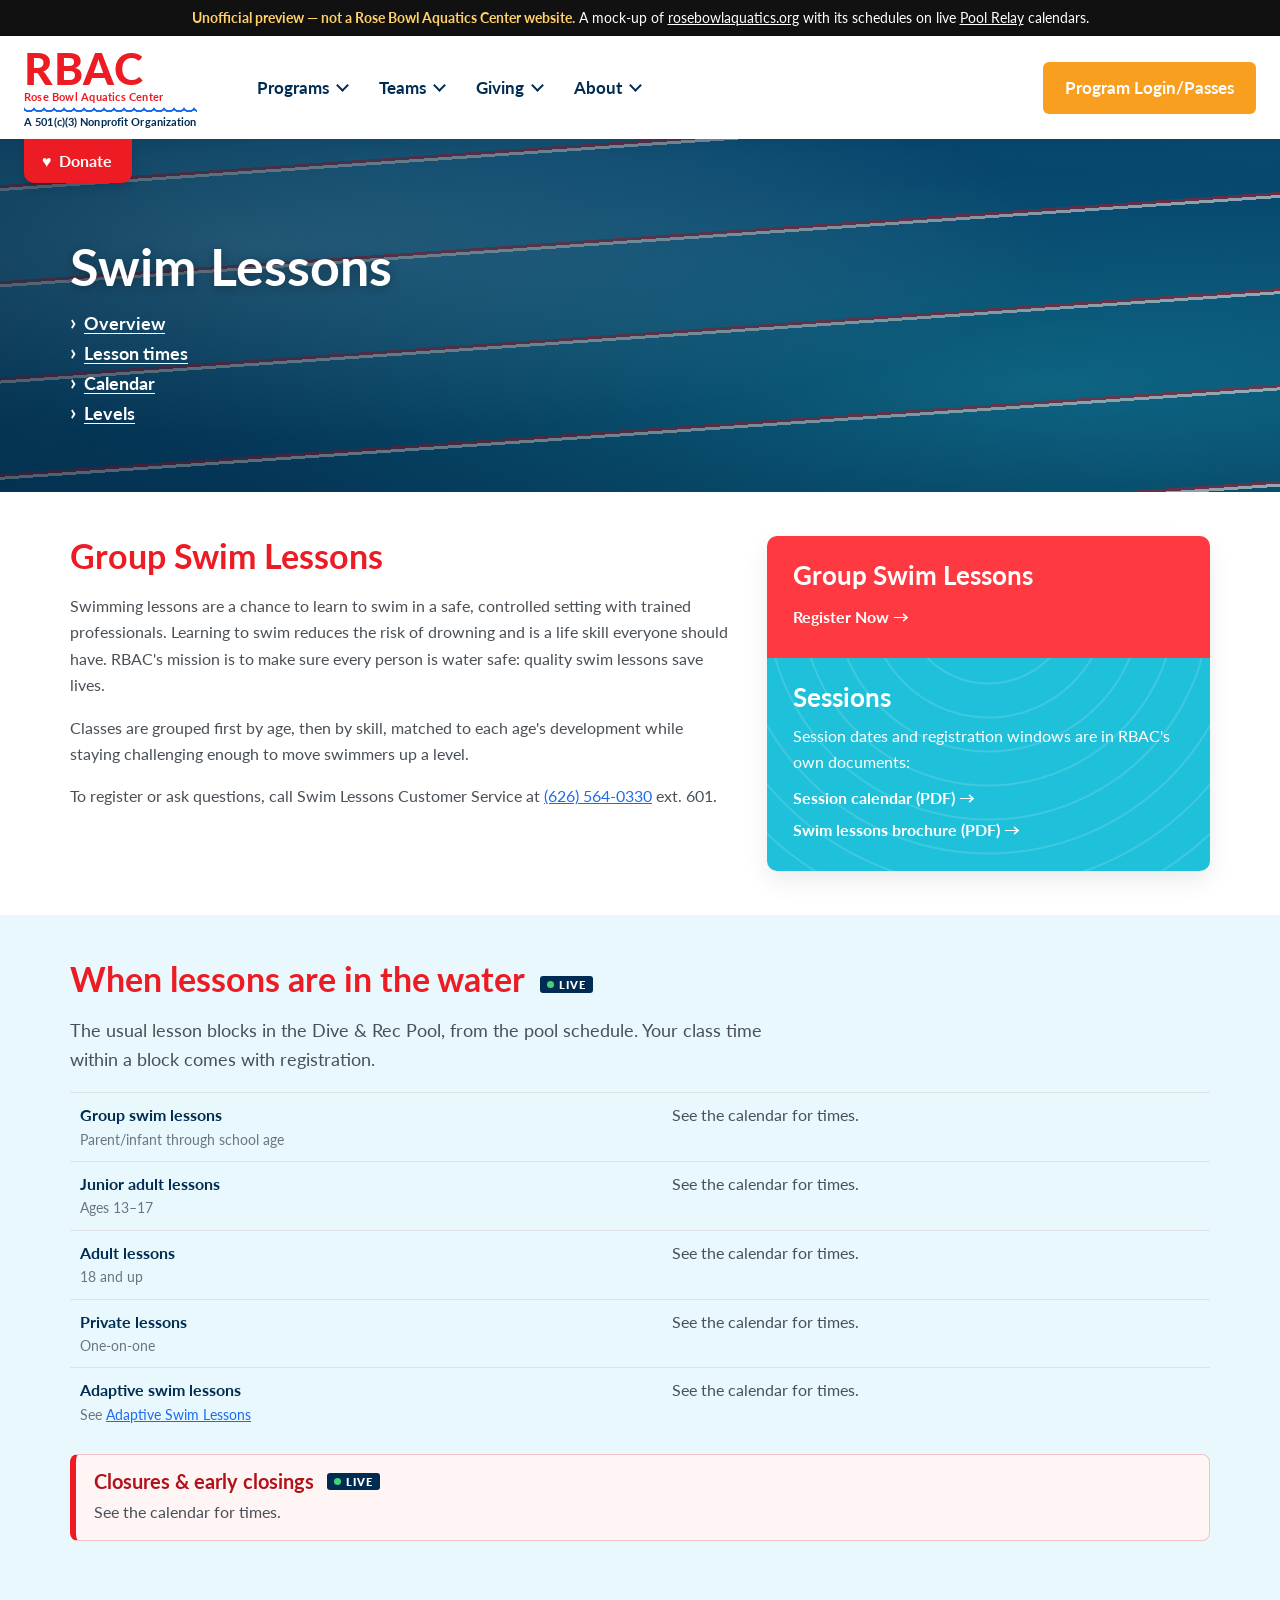
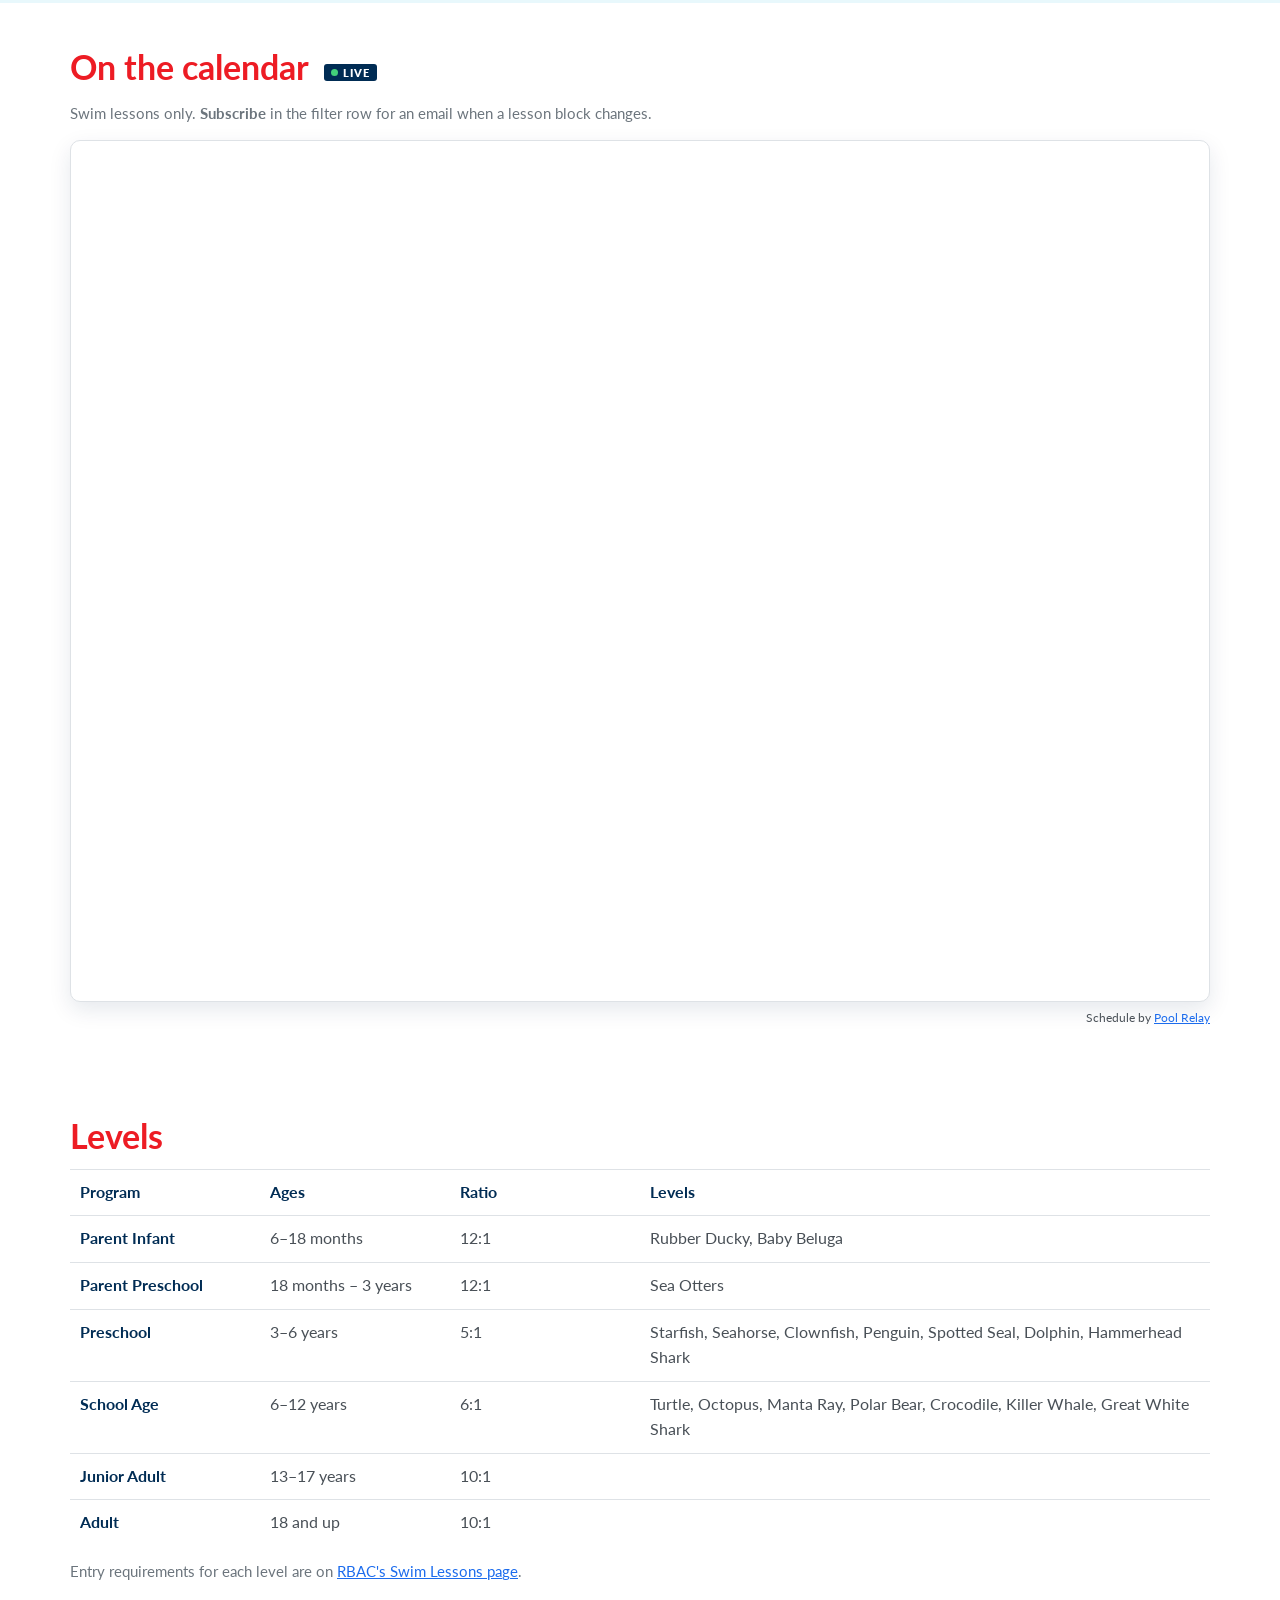
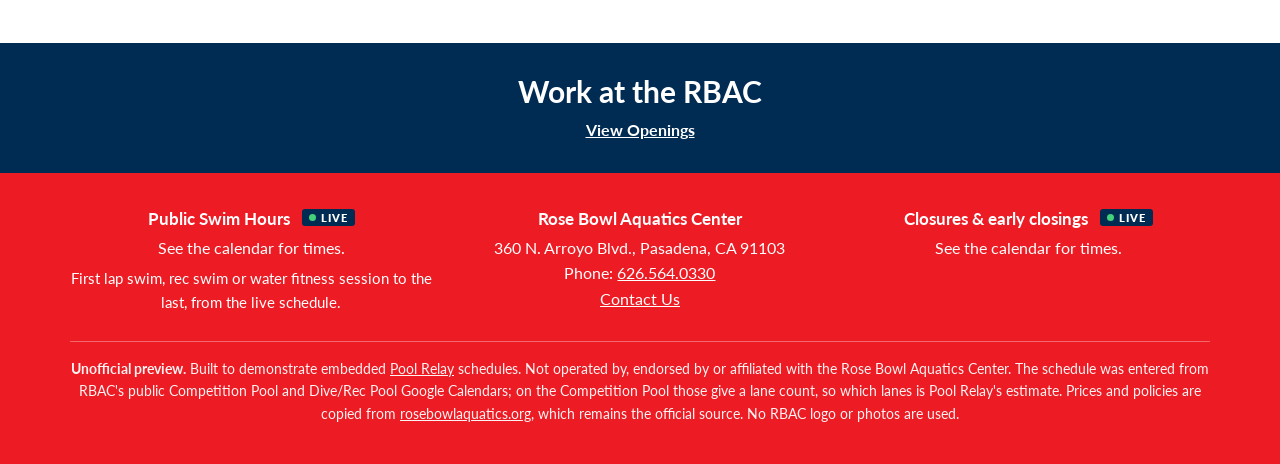
<file: swim-lessons.html>
<!doctype html>
<!-- UNOFFICIAL PREVIEW. Not a Rose Bowl Aquatics Center website. A mock-up of https://rosebowlaquatics.org
     with the schedule on live Pool Relay calendars. Built to demonstrate Pool Relay; not affiliated with RBAC. -->
<html lang="en">
<head>
<meta charset="utf-8">
<meta name="viewport" content="width=device-width, initial-scale=1">
<meta name="robots" content="noindex">
<title>Swim Lessons | Rose Bowl Aquatics Center (unofficial preview)</title>
<link rel="preconnect" href="https://fonts.googleapis.com"><link rel="preconnect" href="https://fonts.gstatic.com" crossorigin>
<link href="https://fonts.googleapis.com/css2?family=Lato:wght@400;700;900&display=swap" rel="stylesheet">
<link rel="stylesheet" href="style.css?v=40683fb3">
</head>
<body>
<div class="preview-note"><b>Unofficial preview — not a Rose Bowl Aquatics Center website.</b> A mock-up of <a href="https://rosebowlaquatics.org" target="_blank" rel="noopener noreferrer">rosebowlaquatics.org</a> with its schedules on live <a href="https://www.poolrelay.com/" target="_blank" rel="noopener noreferrer">Pool Relay</a> calendars.</div>
<header class="site"><div class="hdr">
  <a class="brand" href="index.html" aria-label="RBAC preview home"><span class="rb">RBAC</span><span class="rb-sub">Rose Bowl Aquatics Center</span><span class="wave" aria-hidden="true"></span><span class="np">A 501(c)(3) Nonprofit Organization</span></a>
  <nav class="main" aria-label="Main"><div class="dd"><button type="button" aria-haspopup="true">Programs</button><div class="panel"><h3>Our Programs</h3><a href="swim-lessons.html" class="here">Swim Lessons</a><a href="water-fitness.html">Water Fitness &amp; Wellness</a><a class="ext" href="https://rosebowlaquatics.org/adaptive-swim-lessons" target="_blank" rel="noopener noreferrer">Adaptive Swim Lessons</a><a class="ext" href="https://rosebowlaquatics.org/camp" target="_blank" rel="noopener noreferrer">Anderson Adventure Camp H20</a><a href="rec-swim.html">Family Recreational Swim</a><a href="lap-swim.html">Lap Swim</a><a class="ext" href="https://rosebowlaquatics.org/therapy-pool" target="_blank" rel="noopener noreferrer">Therapy Pool</a><a class="ext" href="https://rosebowlaquatics.org/red-cross" target="_blank" rel="noopener noreferrer">Red Cross Training/Lifeguard</a><a class="ext" href="https://rosebowlaquatics.org/yoga" target="_blank" rel="noopener noreferrer">Yoga</a></div></div><div class="dd"><button type="button" aria-haspopup="true">Teams</button><div class="panel"><h3>Our Teams</h3><a href="dive-team.html">Dive Team</a><a href="swim-team.html">Swim Team</a><a href="water-polo.html">Water Polo Team</a><a href="rays.html">Rays Swim Team</a><a href="masters.html">Masters Swim Team</a></div></div><div class="dd"><button type="button" aria-haspopup="true">Giving</button><div class="panel"><h3>Giving</h3><a class="ext" href="https://rosebowlaquatics.org/events" target="_blank" rel="noopener noreferrer">Events</a><a class="ext" href="https://rosebowlaquatics.org/support" target="_blank" rel="noopener noreferrer">Why Donate?</a><a class="ext" href="https://rosebowlaquatics.org/ways-to-give" target="_blank" rel="noopener noreferrer">Ways to Give</a><a class="ext" href="https://rosebowlaquatics.org/directing-gift" target="_blank" rel="noopener noreferrer">Directing Your Gift</a><a class="ext" href="https://rosebowlaquatics.org/donation-request" target="_blank" rel="noopener noreferrer">Donation Request</a></div></div><div class="dd"><button type="button" aria-haspopup="true">About</button><div class="panel"><h3>About Us</h3><a class="ext" href="https://rosebowlaquatics.org/Contact-Us" target="_blank" rel="noopener noreferrer">Contact Us</a><a class="ext" href="https://rosebowlaquatics.org/about" target="_blank" rel="noopener noreferrer">About</a><a href="calendars.html">Calendars</a><a class="ext" href="https://rosebowlaquatics.org/visit" target="_blank" rel="noopener noreferrer">Visit RBAC</a><a class="ext" href="https://rosebowlaquatics.org/staff" target="_blank" rel="noopener noreferrer">Leadership</a><a class="ext" href="https://rosebowlaquatics.org/board" target="_blank" rel="noopener noreferrer">Board of Directors</a><a class="ext" href="https://rosebowlaquatics.org/guidelines" target="_blank" rel="noopener noreferrer">RBAC Guidelines</a><a class="ext" href="https://rosebowlaquatics.org/air-quality" target="_blank" rel="noopener noreferrer">Air Quality Monitoring</a><a class="ext" href="https://rosebowlaquatics.org/employment" target="_blank" rel="noopener noreferrer">Employment</a><a class="ext" href="https://rosebowlaquatics.org/financial-assistance" target="_blank" rel="noopener noreferrer">Apply for Financial Assistance</a></div></div></nav>
  <div class="right"><a class="btn-login" href="https://rosebowlaquatics.org/login-page" target="_blank" rel="noopener noreferrer">Program Login/Passes</a>
    <details class="mnav"><summary><i aria-hidden="true"></i>MENU</summary><div class="mpanel"><h4>Programs</h4><a href="swim-lessons.html" class="here">Swim Lessons</a><a href="water-fitness.html">Water Fitness &amp; Wellness</a><a class="ext" href="https://rosebowlaquatics.org/adaptive-swim-lessons" target="_blank" rel="noopener noreferrer">Adaptive Swim Lessons</a><a class="ext" href="https://rosebowlaquatics.org/camp" target="_blank" rel="noopener noreferrer">Anderson Adventure Camp H20</a><a href="rec-swim.html">Family Recreational Swim</a><a href="lap-swim.html">Lap Swim</a><a class="ext" href="https://rosebowlaquatics.org/therapy-pool" target="_blank" rel="noopener noreferrer">Therapy Pool</a><a class="ext" href="https://rosebowlaquatics.org/red-cross" target="_blank" rel="noopener noreferrer">Red Cross Training/Lifeguard</a><a class="ext" href="https://rosebowlaquatics.org/yoga" target="_blank" rel="noopener noreferrer">Yoga</a><h4>Teams</h4><a href="dive-team.html">Dive Team</a><a href="swim-team.html">Swim Team</a><a href="water-polo.html">Water Polo Team</a><a href="rays.html">Rays Swim Team</a><a href="masters.html">Masters Swim Team</a><h4>Giving</h4><a class="ext" href="https://rosebowlaquatics.org/events" target="_blank" rel="noopener noreferrer">Events</a><a class="ext" href="https://rosebowlaquatics.org/support" target="_blank" rel="noopener noreferrer">Why Donate?</a><a class="ext" href="https://rosebowlaquatics.org/ways-to-give" target="_blank" rel="noopener noreferrer">Ways to Give</a><a class="ext" href="https://rosebowlaquatics.org/directing-gift" target="_blank" rel="noopener noreferrer">Directing Your Gift</a><a class="ext" href="https://rosebowlaquatics.org/donation-request" target="_blank" rel="noopener noreferrer">Donation Request</a><h4>About</h4><a class="ext" href="https://rosebowlaquatics.org/Contact-Us" target="_blank" rel="noopener noreferrer">Contact Us</a><a class="ext" href="https://rosebowlaquatics.org/about" target="_blank" rel="noopener noreferrer">About</a><a href="calendars.html">Calendars</a><a class="ext" href="https://rosebowlaquatics.org/visit" target="_blank" rel="noopener noreferrer">Visit RBAC</a><a class="ext" href="https://rosebowlaquatics.org/staff" target="_blank" rel="noopener noreferrer">Leadership</a><a class="ext" href="https://rosebowlaquatics.org/board" target="_blank" rel="noopener noreferrer">Board of Directors</a><a class="ext" href="https://rosebowlaquatics.org/guidelines" target="_blank" rel="noopener noreferrer">RBAC Guidelines</a><a class="ext" href="https://rosebowlaquatics.org/air-quality" target="_blank" rel="noopener noreferrer">Air Quality Monitoring</a><a class="ext" href="https://rosebowlaquatics.org/employment" target="_blank" rel="noopener noreferrer">Employment</a><a class="ext" href="https://rosebowlaquatics.org/financial-assistance" target="_blank" rel="noopener noreferrer">Apply for Financial Assistance</a></div></details></div>
  <a class="donate" href="https://rosebowlaquatics.org/donate" target="_blank" rel="noopener noreferrer">Donate</a>
</div></header>
<main>
<div class="hero water"><div class="wrap"><h1>Swim Lessons</h1><ul><li><a href="#overview">Overview</a></li><li><a href="#times">Lesson times</a></li><li><a href="#calendar">Calendar</a></li><li><a href="#levels">Levels</a></li></ul></div></div>

<section class="band" id="overview"><div class="wrap two">
  <div><h2 class="sec-title">Group Swim Lessons</h2>
    <p>Swimming lessons are a chance to learn to swim in a safe, controlled setting with trained professionals. Learning to swim reduces
      the risk of drowning and is a life skill everyone should have. RBAC's mission is to make sure every person is water safe:
      quality swim lessons save lives.</p>
    <p>Classes are grouped first by age, then by skill, matched to each age's development while staying challenging enough to move
      swimmers up a level.</p>
    <p>To register or ask questions, call Swim Lessons Customer Service at <a href="tel:6265640330">(626) 564-0330</a> ext. 601.</p>
  </div>
  <div class="cardstack">
    <div class="c-red"><h3>Group Swim Lessons</h3><a href="https://anc.apm.activecommunities.com/rosebowlaquatics/activity/search?onlineSiteId=0&amp;from_original_cui=true&amp;ActivityCategoryID=23" target="_blank" rel="noopener noreferrer">Register Now</a></div>
    <div class="c-cyan"><h3>Sessions</h3><p>Session dates and registration windows are in RBAC's own documents:</p>
      <a href="https://rosebowlaquatics.org/files/galleries/2026_Session_Calendar_BrochureWebsite-0001.pdf" target="_blank" rel="noopener noreferrer">Session calendar (PDF)</a><br>
      <a href="https://rosebowlaquatics.org/files/galleries/Swim_Lessons_2026-rev2.pdf" target="_blank" rel="noopener noreferrer">Swim lessons brochure (PDF)</a></div>
  </div>
</div></section>

<section class="band tint" id="times"><div class="wrap">
  <h2 class="sec-title">When lessons are in the water <span class="live-tag">Live</span></h2>
  <p class="lede">The usual lesson blocks in the Dive &amp; Rec Pool, from the pool schedule. Your class time within a block comes with registration.</p>
  <div class="tblwrap"><table class="prog"><tr><th>Group swim lessons<small>Parent/infant through school age</small></th><td class="when" data-live="when" data-view="ldh1B3ldemNOlqrz69lAVa" data-pool="rec" data-group="Swim Lessons" data-title="Swim Lessons">…</td></tr><tr><th>Junior adult lessons<small>Ages 13–17</small></th><td class="when" data-live="when" data-view="ldh1B3ldemNOlqrz69lAVa" data-pool="rec" data-group="Swim Lessons" data-title="Jr. Adult Swim Lessons">…</td></tr><tr><th>Adult lessons<small>18 and up</small></th><td class="when" data-live="when" data-view="ldh1B3ldemNOlqrz69lAVa" data-pool="rec" data-group="Swim Lessons" data-title="Adult Swim Lessons">…</td></tr><tr><th>Private lessons<small>One-on-one</small></th><td class="when" data-live="when" data-view="ldh1B3ldemNOlqrz69lAVa" data-pool="rec" data-group="Swim Lessons" data-title="Private Lessons">…</td></tr><tr><th>Adaptive swim lessons<small>See <a href="https://rosebowlaquatics.org/adaptive-swim-lessons" target="_blank" rel="noopener noreferrer">Adaptive Swim Lessons</a></small></th><td class="when" data-live="when" data-view="ldh1B3ldemNOlqrz69lAVa" data-pool="rec" data-group="Adaptive Swim Lessons">…</td></tr></table></div>
  <div class="adjusted" data-live="exceptions" data-view="ldh1B3ldemNOlqrz69lAVa" data-pool="rec" data-group="Swim Lessons" hidden></div>
  <div class="alert" aria-live="polite"><h3>Closures &amp; early closings <span class="live-tag">Live</span></h3>
  <div data-live="alerts" data-view="ldh1B3ldemNOlqrz69lAVa" data-pool="ctr" data-ahead="100"><p class="muted">None coming up.</p></div></div>
</div></section>

<section class="band" id="calendar"><div class="wrap">
  <h2 class="sec-title">On the calendar <span class="live-tag">Live</span></h2>
  <p class="small muted">Swim lessons only. <b>Subscribe</b> in the filter row for an email when a lesson block changes.</p>
  <div class="frame"><iframe src="https://www.poolrelay.com/embed/3kW9Hqs7rgsmDukChClTRt" height="860" title="Rose Bowl Swim Lessons" loading="lazy"></iframe></div><p class="credit">Schedule by <a href="https://www.poolrelay.com/" target="_blank" rel="noopener noreferrer">Pool Relay</a></p>
</div></section>

<section class="band" id="levels"><div class="wrap">
  <h2 class="sec-title">Levels</h2>
  <div class="tblwrap"><table class="prog"><thead><tr><th>Program</th><th>Ages</th><th>Ratio</th><th>Levels</th></tr></thead><tbody><tr><th>Parent Infant</th><td>6–18 months</td><td>12:1</td><td>Rubber Ducky, Baby Beluga</td></tr><tr><th>Parent Preschool</th><td>18 months – 3 years</td><td>12:1</td><td>Sea Otters</td></tr><tr><th>Preschool</th><td>3–6 years</td><td>5:1</td><td>Starfish, Seahorse, Clownfish, Penguin, Spotted Seal, Dolphin, Hammerhead Shark</td></tr><tr><th>School Age</th><td>6–12 years</td><td>6:1</td><td>Turtle, Octopus, Manta Ray, Polar Bear, Crocodile, Killer Whale, Great White Shark</td></tr><tr><th>Junior Adult</th><td>13–17 years</td><td>10:1</td><td></td></tr><tr><th>Adult</th><td>18 and up</td><td>10:1</td><td></td></tr></tbody></table></div>
  <p class="small muted">Entry requirements for each level are on <a href="https://rosebowlaquatics.org/swim-lessons-programs" target="_blank" rel="noopener noreferrer">RBAC's Swim Lessons page</a>.</p>
</div></section>

</main>
<div class="work"><h3>Work at the RBAC</h3><a href="https://rosebowlaquatics.org/employment" target="_blank" rel="noopener noreferrer">View Openings</a></div>
<footer class="site"><div class="wrap">
  <div class="cols">
    <div><h4>Public Swim Hours <span class="live-tag">Live</span></h4><div data-live="hours" data-view="ldh1B3ldemNOlqrz69lAVa" data-pool="ctr" data-group="Lap Swim|Family Recreational Swim|Water Fitness &amp; Wellness" data-format="dl">…</div>
      <p class="small" style="margin:6px 0 0">First lap swim, rec swim or water fitness session to the last, from the live schedule.</p></div>
    <div><h4>Rose Bowl Aquatics Center</h4><p style="margin:0">360 N. Arroyo Blvd., Pasadena, CA 91103<br>Phone: <a href="tel:6265640330">626.564.0330</a><br>
      <a href="https://rosebowlaquatics.org/Contact-Us" target="_blank" rel="noopener noreferrer">Contact Us</a></p></div>
    <div><h4>Closures &amp; early closings <span class="live-tag">Live</span></h4><div data-live="alerts" data-view="ldh1B3ldemNOlqrz69lAVa" data-pool="ctr" data-ahead="60" class="foot-alerts"><p>None coming up.</p></div></div>
  </div>
  <p class="disc"><b>Unofficial preview.</b> Built to demonstrate embedded <a href="https://www.poolrelay.com/" target="_blank" rel="noopener noreferrer">Pool Relay</a> schedules. Not operated by,
    endorsed by or affiliated with the Rose Bowl Aquatics Center. The schedule was entered from RBAC's public Competition Pool and
    Dive/Rec Pool Google Calendars; on the Competition Pool those give a lane count, so which lanes is Pool Relay's estimate.
    Prices and policies are copied from <a href="https://rosebowlaquatics.org" target="_blank" rel="noopener noreferrer">rosebowlaquatics.org</a>, which remains the official source. No RBAC logo or photos are used.</p>
</div></footer>
<script>window.POOLS = [{"slug": "comp", "name": "Competition Pool", "facility": "Rose Bowl Aquatics Center", "pool": "Competition Pool", "area": "Pasadena", "kind": "yearRound", "href": "lap-swim.html#comp", "sub": "50 m \u00b7 8 long-course or 20 short-course lanes \u00b7 typically 79\u00b0"}, {"slug": "rec", "name": "Dive & Rec Pool", "facility": "Rose Bowl Aquatics Center", "pool": "Dive & Rec Pool", "area": "Pasadena", "kind": "yearRound", "href": "lap-swim.html#dive", "sub": "20 lanes \u00b7 shallow end for rec swim, deep end for diving \u00b7 typically 86\u00b0"}, {"slug": "ctr", "name": "Rose Bowl Aquatics Center", "facility": "Rose Bowl Aquatics Center", "area": "Pasadena", "kind": "center", "href": "index.html"}];</script>
<script src="finder.js?v=40683fb3"></script>
</body>
</html>
</file>
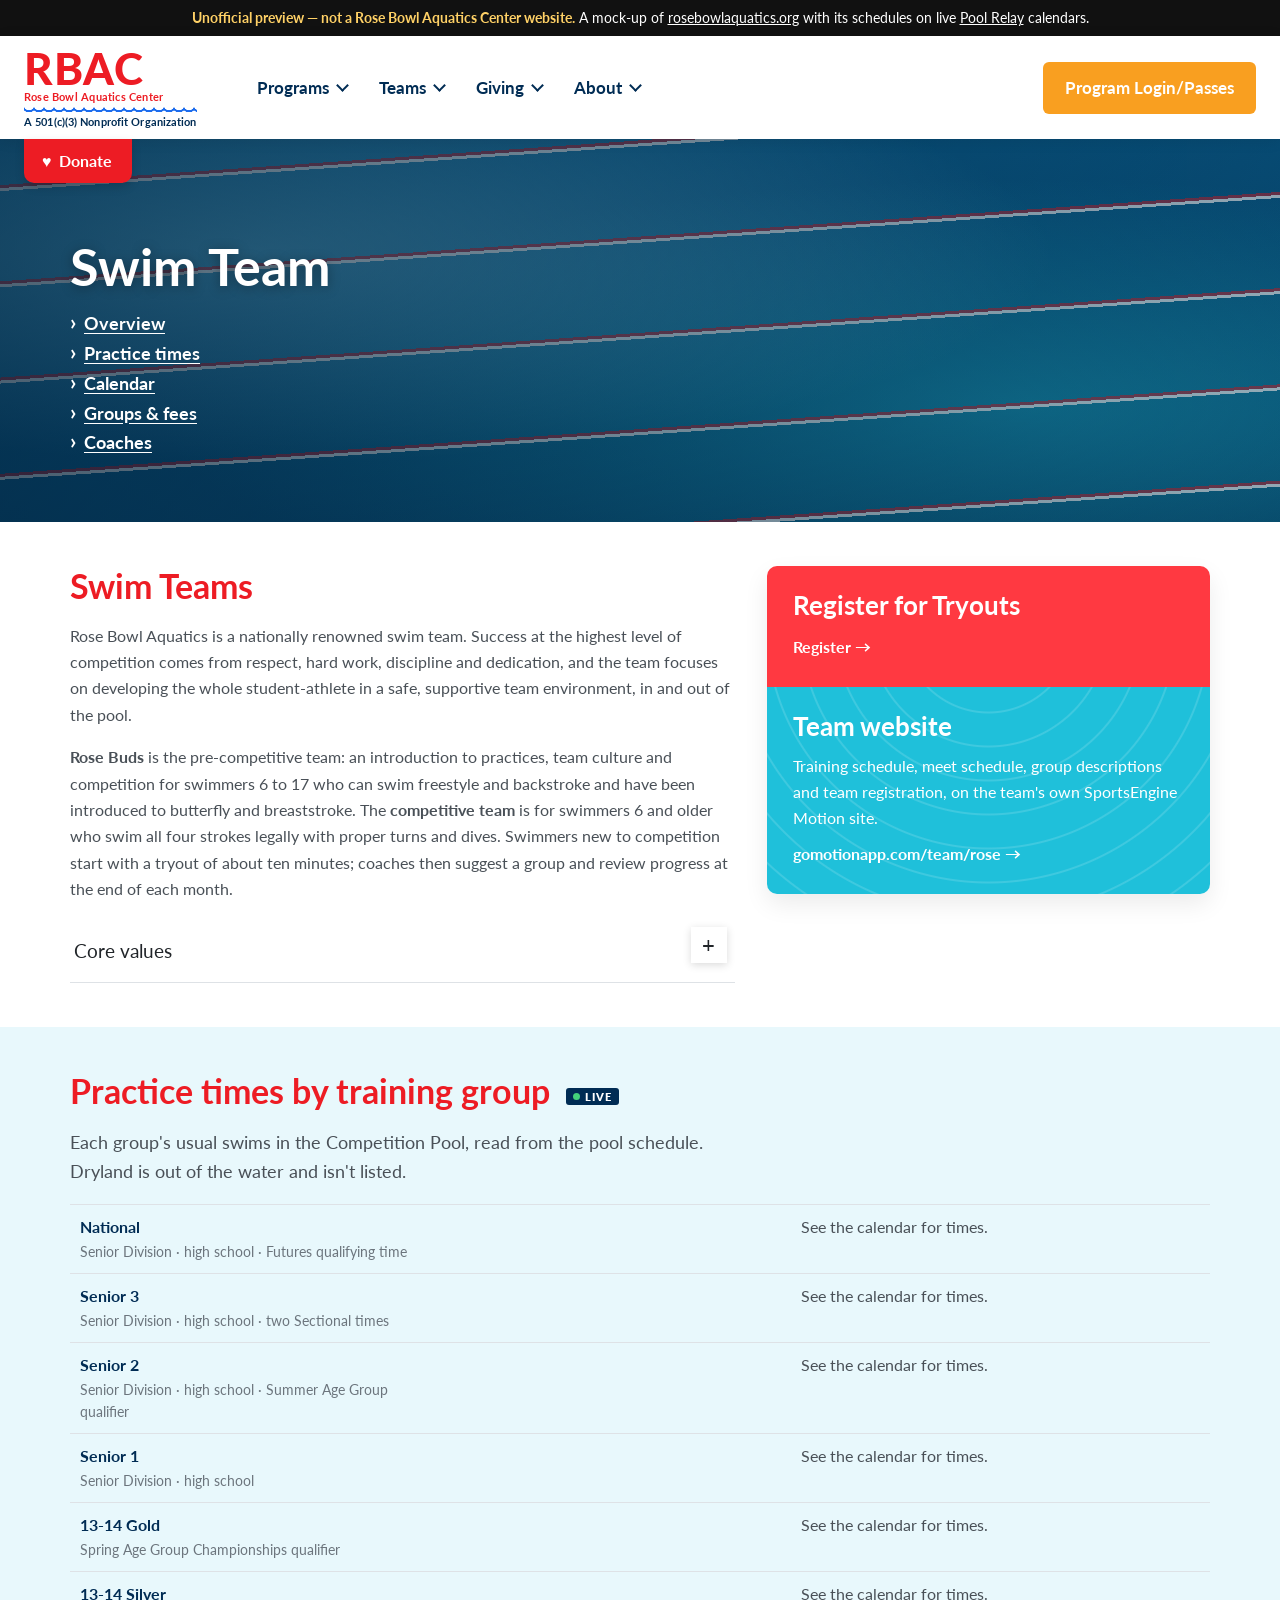
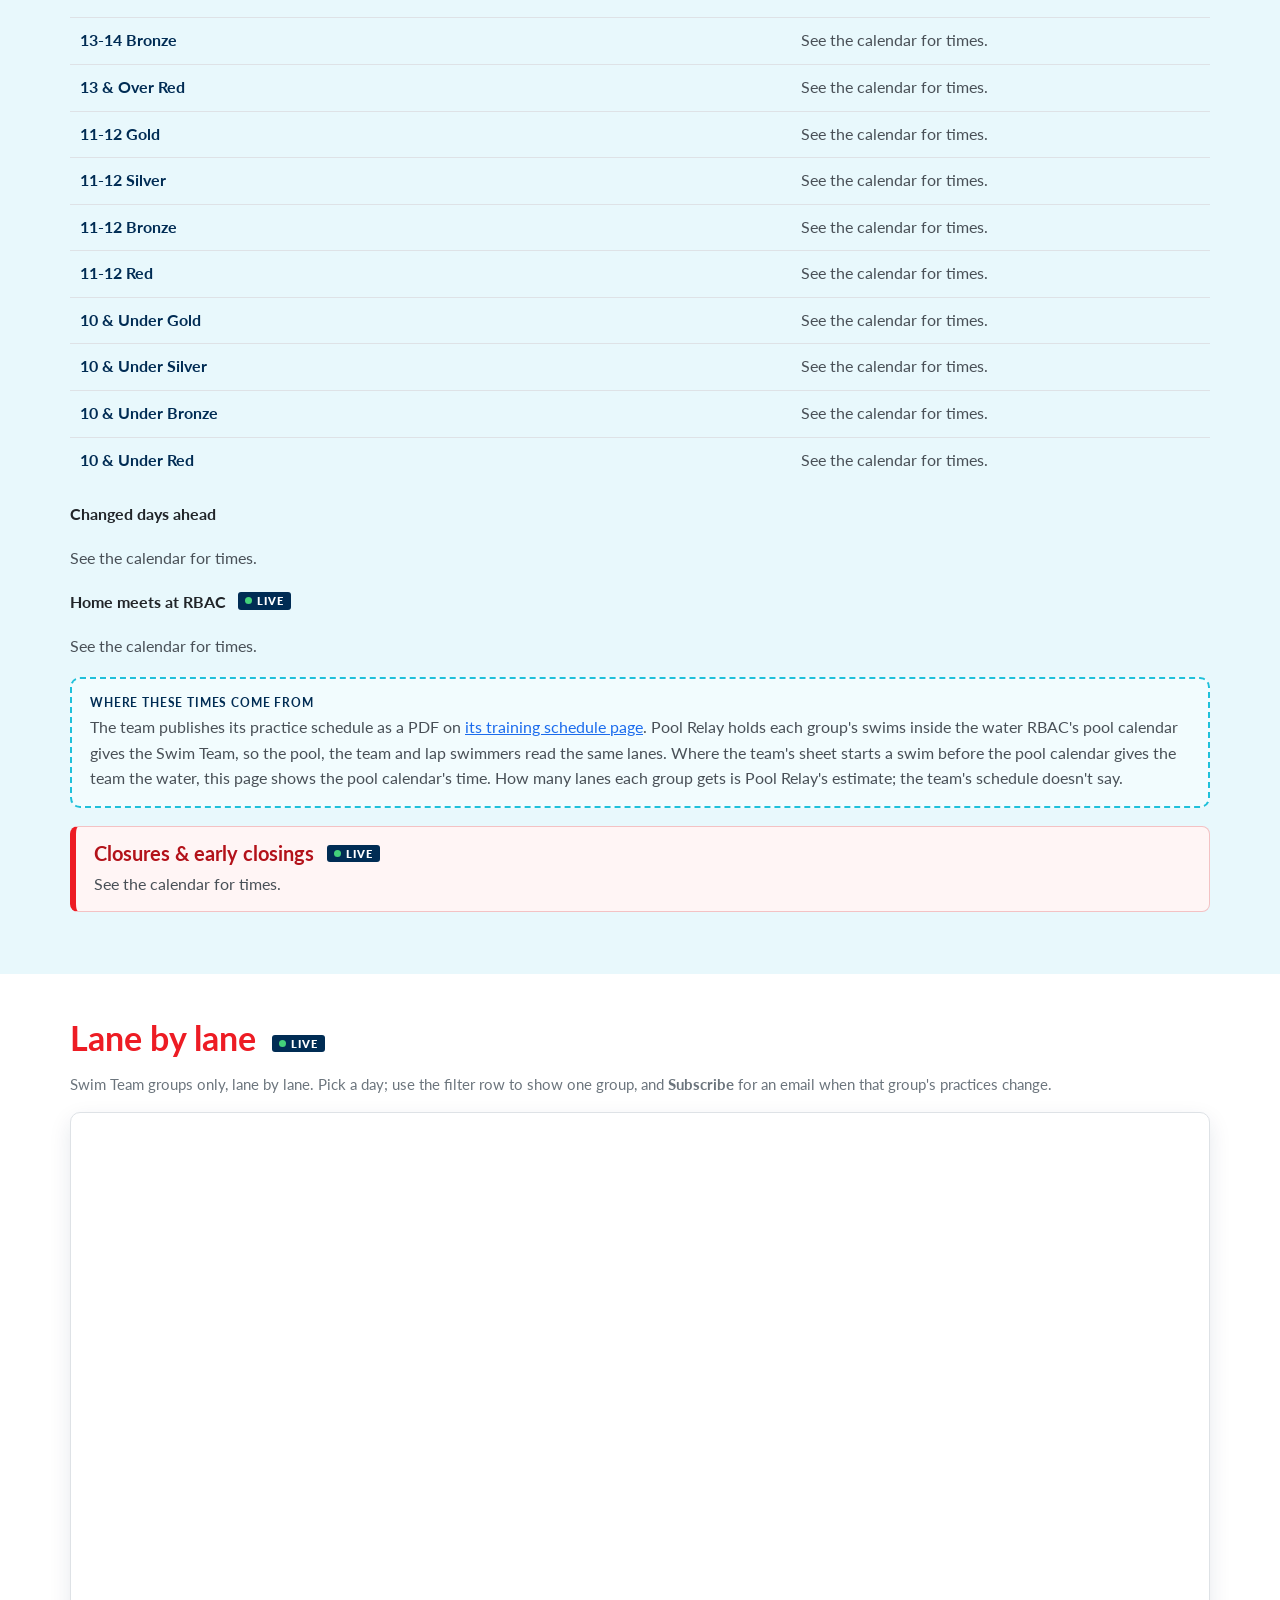
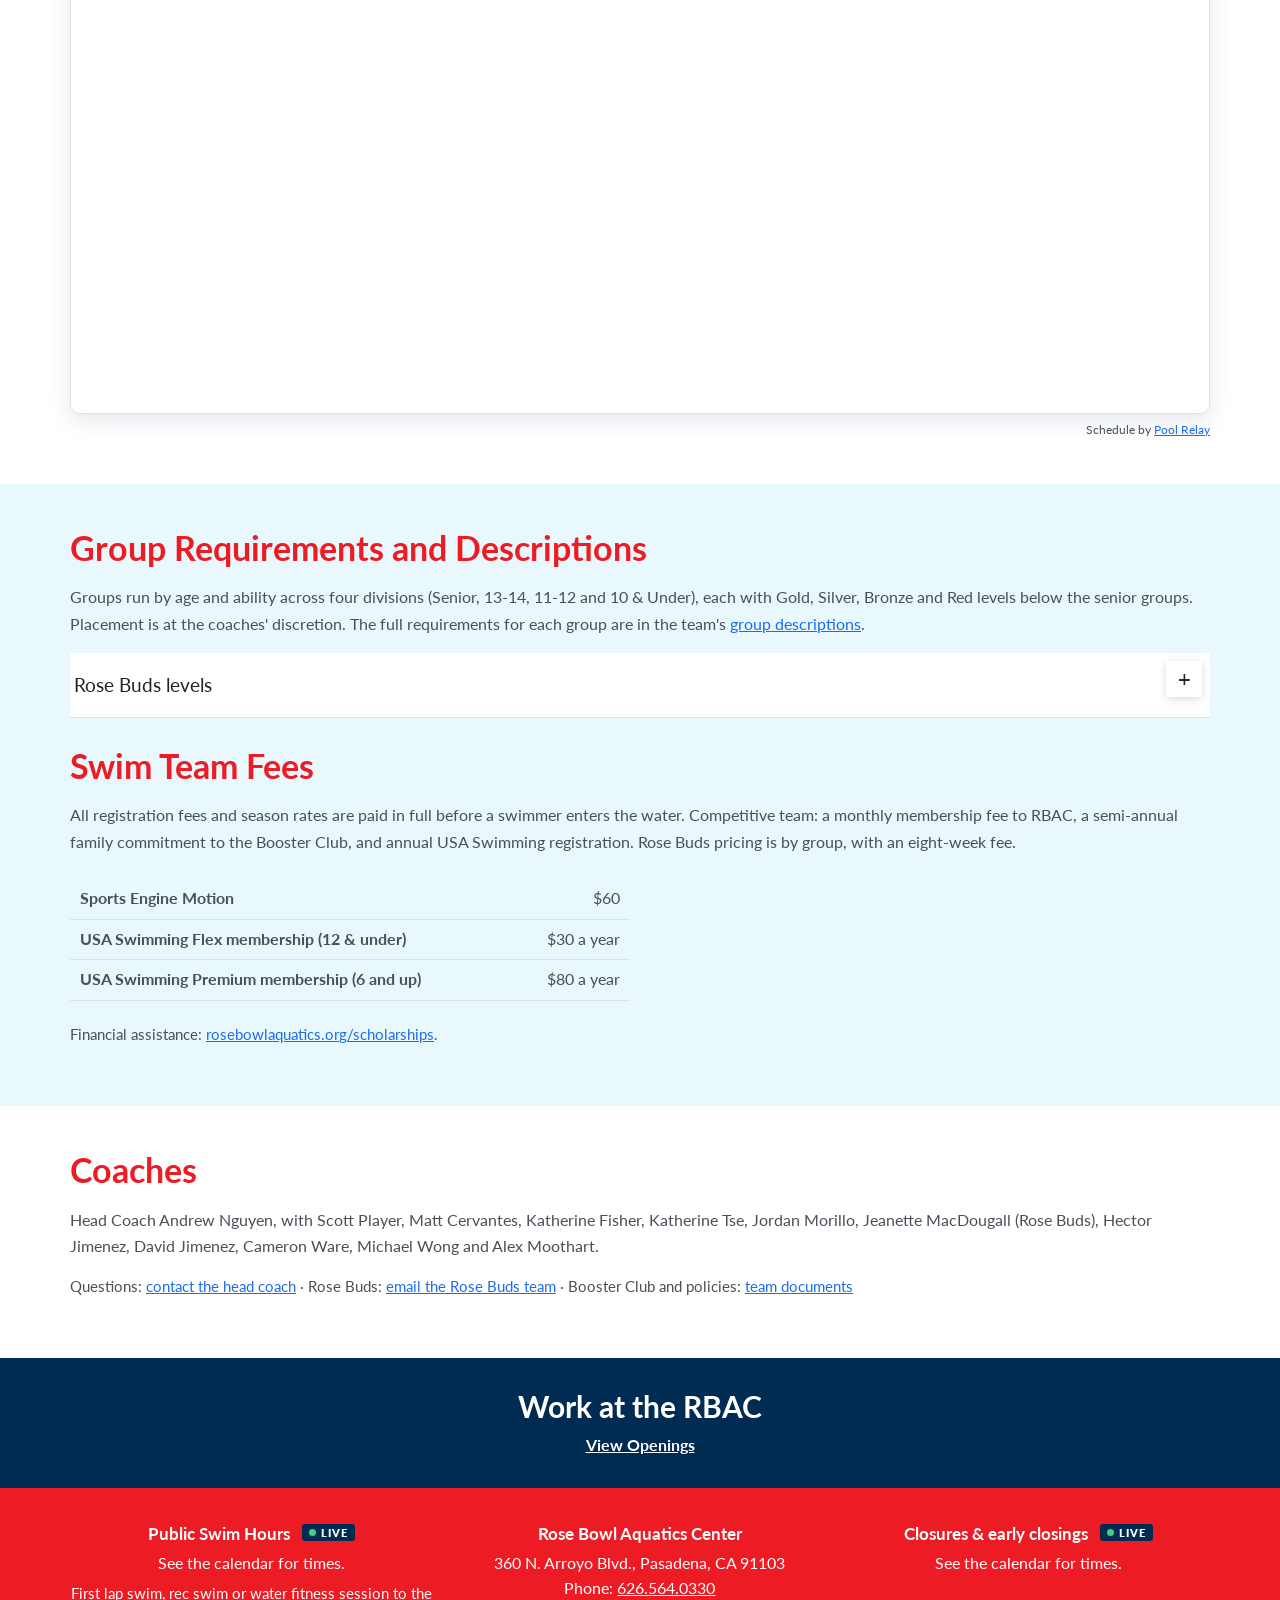
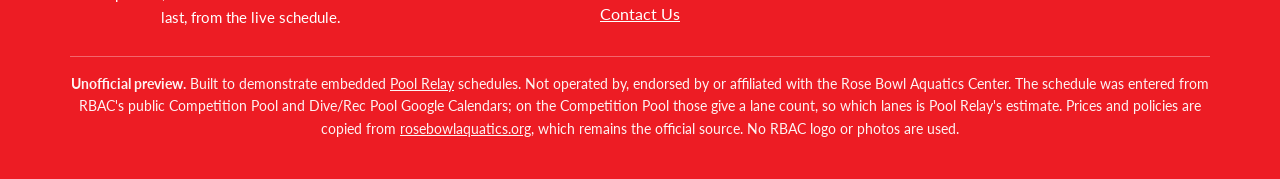
<file: swim-team.html>
<!doctype html>
<!-- UNOFFICIAL PREVIEW. Not a Rose Bowl Aquatics Center website. A mock-up of https://rosebowlaquatics.org
     with the schedule on live Pool Relay calendars. Built to demonstrate Pool Relay; not affiliated with RBAC. -->
<html lang="en">
<head>
<meta charset="utf-8">
<meta name="viewport" content="width=device-width, initial-scale=1">
<meta name="robots" content="noindex">
<title>Swim Team | Rose Bowl Aquatics Center (unofficial preview)</title>
<link rel="preconnect" href="https://fonts.googleapis.com"><link rel="preconnect" href="https://fonts.gstatic.com" crossorigin>
<link href="https://fonts.googleapis.com/css2?family=Lato:wght@400;700;900&display=swap" rel="stylesheet">
<link rel="stylesheet" href="style.css?v=40683fb3">
</head>
<body>
<div class="preview-note"><b>Unofficial preview — not a Rose Bowl Aquatics Center website.</b> A mock-up of <a href="https://rosebowlaquatics.org" target="_blank" rel="noopener noreferrer">rosebowlaquatics.org</a> with its schedules on live <a href="https://www.poolrelay.com/" target="_blank" rel="noopener noreferrer">Pool Relay</a> calendars.</div>
<header class="site"><div class="hdr">
  <a class="brand" href="index.html" aria-label="RBAC preview home"><span class="rb">RBAC</span><span class="rb-sub">Rose Bowl Aquatics Center</span><span class="wave" aria-hidden="true"></span><span class="np">A 501(c)(3) Nonprofit Organization</span></a>
  <nav class="main" aria-label="Main"><div class="dd"><button type="button" aria-haspopup="true">Programs</button><div class="panel"><h3>Our Programs</h3><a href="swim-lessons.html">Swim Lessons</a><a href="water-fitness.html">Water Fitness &amp; Wellness</a><a class="ext" href="https://rosebowlaquatics.org/adaptive-swim-lessons" target="_blank" rel="noopener noreferrer">Adaptive Swim Lessons</a><a class="ext" href="https://rosebowlaquatics.org/camp" target="_blank" rel="noopener noreferrer">Anderson Adventure Camp H20</a><a href="rec-swim.html">Family Recreational Swim</a><a href="lap-swim.html">Lap Swim</a><a class="ext" href="https://rosebowlaquatics.org/therapy-pool" target="_blank" rel="noopener noreferrer">Therapy Pool</a><a class="ext" href="https://rosebowlaquatics.org/red-cross" target="_blank" rel="noopener noreferrer">Red Cross Training/Lifeguard</a><a class="ext" href="https://rosebowlaquatics.org/yoga" target="_blank" rel="noopener noreferrer">Yoga</a></div></div><div class="dd"><button type="button" aria-haspopup="true">Teams</button><div class="panel"><h3>Our Teams</h3><a href="dive-team.html">Dive Team</a><a href="swim-team.html" class="here">Swim Team</a><a href="water-polo.html">Water Polo Team</a><a href="rays.html">Rays Swim Team</a><a href="masters.html">Masters Swim Team</a></div></div><div class="dd"><button type="button" aria-haspopup="true">Giving</button><div class="panel"><h3>Giving</h3><a class="ext" href="https://rosebowlaquatics.org/events" target="_blank" rel="noopener noreferrer">Events</a><a class="ext" href="https://rosebowlaquatics.org/support" target="_blank" rel="noopener noreferrer">Why Donate?</a><a class="ext" href="https://rosebowlaquatics.org/ways-to-give" target="_blank" rel="noopener noreferrer">Ways to Give</a><a class="ext" href="https://rosebowlaquatics.org/directing-gift" target="_blank" rel="noopener noreferrer">Directing Your Gift</a><a class="ext" href="https://rosebowlaquatics.org/donation-request" target="_blank" rel="noopener noreferrer">Donation Request</a></div></div><div class="dd"><button type="button" aria-haspopup="true">About</button><div class="panel"><h3>About Us</h3><a class="ext" href="https://rosebowlaquatics.org/Contact-Us" target="_blank" rel="noopener noreferrer">Contact Us</a><a class="ext" href="https://rosebowlaquatics.org/about" target="_blank" rel="noopener noreferrer">About</a><a href="calendars.html">Calendars</a><a class="ext" href="https://rosebowlaquatics.org/visit" target="_blank" rel="noopener noreferrer">Visit RBAC</a><a class="ext" href="https://rosebowlaquatics.org/staff" target="_blank" rel="noopener noreferrer">Leadership</a><a class="ext" href="https://rosebowlaquatics.org/board" target="_blank" rel="noopener noreferrer">Board of Directors</a><a class="ext" href="https://rosebowlaquatics.org/guidelines" target="_blank" rel="noopener noreferrer">RBAC Guidelines</a><a class="ext" href="https://rosebowlaquatics.org/air-quality" target="_blank" rel="noopener noreferrer">Air Quality Monitoring</a><a class="ext" href="https://rosebowlaquatics.org/employment" target="_blank" rel="noopener noreferrer">Employment</a><a class="ext" href="https://rosebowlaquatics.org/financial-assistance" target="_blank" rel="noopener noreferrer">Apply for Financial Assistance</a></div></div></nav>
  <div class="right"><a class="btn-login" href="https://rosebowlaquatics.org/login-page" target="_blank" rel="noopener noreferrer">Program Login/Passes</a>
    <details class="mnav"><summary><i aria-hidden="true"></i>MENU</summary><div class="mpanel"><h4>Programs</h4><a href="swim-lessons.html">Swim Lessons</a><a href="water-fitness.html">Water Fitness &amp; Wellness</a><a class="ext" href="https://rosebowlaquatics.org/adaptive-swim-lessons" target="_blank" rel="noopener noreferrer">Adaptive Swim Lessons</a><a class="ext" href="https://rosebowlaquatics.org/camp" target="_blank" rel="noopener noreferrer">Anderson Adventure Camp H20</a><a href="rec-swim.html">Family Recreational Swim</a><a href="lap-swim.html">Lap Swim</a><a class="ext" href="https://rosebowlaquatics.org/therapy-pool" target="_blank" rel="noopener noreferrer">Therapy Pool</a><a class="ext" href="https://rosebowlaquatics.org/red-cross" target="_blank" rel="noopener noreferrer">Red Cross Training/Lifeguard</a><a class="ext" href="https://rosebowlaquatics.org/yoga" target="_blank" rel="noopener noreferrer">Yoga</a><h4>Teams</h4><a href="dive-team.html">Dive Team</a><a href="swim-team.html" class="here">Swim Team</a><a href="water-polo.html">Water Polo Team</a><a href="rays.html">Rays Swim Team</a><a href="masters.html">Masters Swim Team</a><h4>Giving</h4><a class="ext" href="https://rosebowlaquatics.org/events" target="_blank" rel="noopener noreferrer">Events</a><a class="ext" href="https://rosebowlaquatics.org/support" target="_blank" rel="noopener noreferrer">Why Donate?</a><a class="ext" href="https://rosebowlaquatics.org/ways-to-give" target="_blank" rel="noopener noreferrer">Ways to Give</a><a class="ext" href="https://rosebowlaquatics.org/directing-gift" target="_blank" rel="noopener noreferrer">Directing Your Gift</a><a class="ext" href="https://rosebowlaquatics.org/donation-request" target="_blank" rel="noopener noreferrer">Donation Request</a><h4>About</h4><a class="ext" href="https://rosebowlaquatics.org/Contact-Us" target="_blank" rel="noopener noreferrer">Contact Us</a><a class="ext" href="https://rosebowlaquatics.org/about" target="_blank" rel="noopener noreferrer">About</a><a href="calendars.html">Calendars</a><a class="ext" href="https://rosebowlaquatics.org/visit" target="_blank" rel="noopener noreferrer">Visit RBAC</a><a class="ext" href="https://rosebowlaquatics.org/staff" target="_blank" rel="noopener noreferrer">Leadership</a><a class="ext" href="https://rosebowlaquatics.org/board" target="_blank" rel="noopener noreferrer">Board of Directors</a><a class="ext" href="https://rosebowlaquatics.org/guidelines" target="_blank" rel="noopener noreferrer">RBAC Guidelines</a><a class="ext" href="https://rosebowlaquatics.org/air-quality" target="_blank" rel="noopener noreferrer">Air Quality Monitoring</a><a class="ext" href="https://rosebowlaquatics.org/employment" target="_blank" rel="noopener noreferrer">Employment</a><a class="ext" href="https://rosebowlaquatics.org/financial-assistance" target="_blank" rel="noopener noreferrer">Apply for Financial Assistance</a></div></details></div>
  <a class="donate" href="https://rosebowlaquatics.org/donate" target="_blank" rel="noopener noreferrer">Donate</a>
</div></header>
<main>
<div class="hero water"><div class="wrap"><h1>Swim Team</h1><ul><li><a href="#overview">Overview</a></li><li><a href="#practice">Practice times</a></li><li><a href="#calendar">Calendar</a></li><li><a href="#groups">Groups &amp; fees</a></li><li><a href="#coaches">Coaches</a></li></ul></div></div>

<section class="band" id="overview"><div class="wrap two">
  <div><h2 class="sec-title">Swim Teams</h2>
    <p>Rose Bowl Aquatics is a nationally renowned swim team. Success at the highest level of competition comes from respect, hard
      work, discipline and dedication, and the team focuses on developing the whole student-athlete in a safe, supportive team
      environment, in and out of the pool.</p>
    <p><b>Rose Buds</b> is the pre-competitive team: an introduction to practices, team culture and competition for swimmers 6 to 17 who
      can swim freestyle and backstroke and have been introduced to butterfly and breaststroke. The <b>competitive team</b> is for
      swimmers 6 and older who swim all four strokes legally with proper turns and dives. Swimmers new to competition start with a
      tryout of about ten minutes; coaches then suggest a group and review progress at the end of each month.</p>
    <details class="acc"><summary>Core values</summary><div><ul><li>Fun</li><li>Team</li><li>Accountability</li><li>Train for Life</li><li>Humble Success</li></ul></div></details>
  </div>
  <div class="cardstack">
    <div class="c-red"><h3>Register for Tryouts</h3><a href="https://anc.apm.activecommunities.com/rosebowlaquatics/activity/search?onlineSiteId=0&amp;activity_select_param=2&amp;activity_category_ids=15&amp;viewMode=list" target="_blank" rel="noopener noreferrer">Register</a></div>
    <div class="c-cyan"><h3>Team website</h3><p>Training schedule, meet schedule, group descriptions and team registration, on the team's own SportsEngine Motion site.</p><a href="https://www.gomotionapp.com/team/rose/page/home" target="_blank" rel="noopener noreferrer">gomotionapp.com/team/rose</a></div>
  </div>
</div></section>

<section class="band tint" id="practice"><div class="wrap">
  <h2 class="sec-title">Practice times by training group <span class="live-tag">Live</span></h2>
  <p class="lede">Each group's usual swims in the Competition Pool, read from the pool schedule. Dryland is out of the water and isn't listed.</p>
  <div class="tblwrap"><table class="prog"><tr><th>National<small>Senior Division · high school · Futures qualifying time</small></th><td class="when" data-live="when" data-view="ldh1B3ldemNOlqrz69lAVa" data-pool="comp" data-group="Rose Bowl Aquatics / Swim Team / National">…</td></tr><tr><th>Senior 3<small>Senior Division · high school · two Sectional times</small></th><td class="when" data-live="when" data-view="ldh1B3ldemNOlqrz69lAVa" data-pool="comp" data-group="Rose Bowl Aquatics / Swim Team / Senior 3">…</td></tr><tr><th>Senior 2<small>Senior Division · high school · Summer Age Group qualifier</small></th><td class="when" data-live="when" data-view="ldh1B3ldemNOlqrz69lAVa" data-pool="comp" data-group="Rose Bowl Aquatics / Swim Team / Senior 2">…</td></tr><tr><th>Senior 1<small>Senior Division · high school</small></th><td class="when" data-live="when" data-view="ldh1B3ldemNOlqrz69lAVa" data-pool="comp" data-group="Rose Bowl Aquatics / Swim Team / Senior 1">…</td></tr><tr><th>13-14 Gold<small>Spring Age Group Championships qualifier</small></th><td class="when" data-live="when" data-view="ldh1B3ldemNOlqrz69lAVa" data-pool="comp" data-group="Rose Bowl Aquatics / Swim Team / 13-14 Gold">…</td></tr><tr><th>13-14 Silver</th><td class="when" data-live="when" data-view="ldh1B3ldemNOlqrz69lAVa" data-pool="comp" data-group="Rose Bowl Aquatics / Swim Team / 13-14 Silver">…</td></tr><tr><th>13-14 Bronze</th><td class="when" data-live="when" data-view="ldh1B3ldemNOlqrz69lAVa" data-pool="comp" data-group="Rose Bowl Aquatics / Swim Team / 13-14 Bronze">…</td></tr><tr><th>13 &amp; Over Red</th><td class="when" data-live="when" data-view="ldh1B3ldemNOlqrz69lAVa" data-pool="comp" data-group="Rose Bowl Aquatics / Swim Team / 13 &amp; Over Red">…</td></tr><tr><th>11-12 Gold</th><td class="when" data-live="when" data-view="ldh1B3ldemNOlqrz69lAVa" data-pool="comp" data-group="Rose Bowl Aquatics / Swim Team / 11-12 Gold">…</td></tr><tr><th>11-12 Silver</th><td class="when" data-live="when" data-view="ldh1B3ldemNOlqrz69lAVa" data-pool="comp" data-group="Rose Bowl Aquatics / Swim Team / 11-12 Silver">…</td></tr><tr><th>11-12 Bronze</th><td class="when" data-live="when" data-view="ldh1B3ldemNOlqrz69lAVa" data-pool="comp" data-group="Rose Bowl Aquatics / Swim Team / 11-12 Bronze">…</td></tr><tr><th>11-12 Red</th><td class="when" data-live="when" data-view="ldh1B3ldemNOlqrz69lAVa" data-pool="comp" data-group="Rose Bowl Aquatics / Swim Team / 11-12 Red">…</td></tr><tr><th>10 &amp; Under Gold</th><td class="when" data-live="when" data-view="ldh1B3ldemNOlqrz69lAVa" data-pool="comp" data-group="Rose Bowl Aquatics / Swim Team / 10 &amp; Under Gold">…</td></tr><tr><th>10 &amp; Under Silver</th><td class="when" data-live="when" data-view="ldh1B3ldemNOlqrz69lAVa" data-pool="comp" data-group="Rose Bowl Aquatics / Swim Team / 10 &amp; Under Silver">…</td></tr><tr><th>10 &amp; Under Bronze</th><td class="when" data-live="when" data-view="ldh1B3ldemNOlqrz69lAVa" data-pool="comp" data-group="Rose Bowl Aquatics / Swim Team / 10 &amp; Under Bronze">…</td></tr><tr><th>10 &amp; Under Red</th><td class="when" data-live="when" data-view="ldh1B3ldemNOlqrz69lAVa" data-pool="comp" data-group="Rose Bowl Aquatics / Swim Team / 10 &amp; Under Red">…</td></tr></table></div>
  <h4>Changed days ahead</h4><div class="adjusted" data-live="exceptions" data-view="ldh1B3ldemNOlqrz69lAVa" data-pool="comp" data-group="Rose Bowl Aquatics / Swim Team"><p class="small muted">None in the published schedule.</p></div>
  <h4>Home meets at RBAC <span class="live-tag">Live</span></h4><p data-live="dates" data-view="ldh1B3ldemNOlqrz69lAVa" data-pool="comp" data-group="Rose Bowl Aquatics / Swim Team" data-title="Block Party Intrasquad|Rose IMX Meet" data-empty="None on the pool schedule in the coming months.">…</p>
  <div class="whatsnew"><b class="k">Where these times come from</b>The team publishes its practice schedule as a PDF on
    <a href="https://www.gomotionapp.com/team/rose/page/newsletter/2023-training-schedule-" target="_blank" rel="noopener noreferrer">its training schedule page</a>. Pool Relay holds each group's swims inside the
    water RBAC's pool calendar gives the Swim Team, so the pool, the team and lap swimmers read the same lanes. Where the team's
    sheet starts a swim before the pool calendar gives the team the water, this page shows the pool calendar's time. How many lanes
    each group gets is Pool Relay's estimate; the team's schedule doesn't say.</div>
  <div class="alert" aria-live="polite"><h3>Closures &amp; early closings <span class="live-tag">Live</span></h3>
  <div data-live="alerts" data-view="ldh1B3ldemNOlqrz69lAVa" data-pool="ctr" data-ahead="100"><p class="muted">None coming up.</p></div></div>
</div></section>

<section class="band" id="calendar"><div class="wrap">
  <h2 class="sec-title">Lane by lane <span class="live-tag">Live</span></h2>
  <p class="small muted">Swim Team groups only, lane by lane. Pick a day; use the filter row to show one group, and <b>Subscribe</b> for an
    email when that group's practices change.</p>
  <div class="frame"><iframe src="https://www.poolrelay.com/embed/GJAqqJ9is2xRW6F8YVOHQL" height="900" title="Rose Bowl Swim Team" loading="lazy"></iframe></div><p class="credit">Schedule by <a href="https://www.poolrelay.com/" target="_blank" rel="noopener noreferrer">Pool Relay</a></p>
</div></section>

<section class="band tint" id="groups"><div class="wrap">
  <h2 class="sec-title">Group Requirements and Descriptions</h2>
  <p>Groups run by age and ability across four divisions (Senior, 13-14, 11-12 and 10 &amp; Under), each with Gold, Silver, Bronze
    and Red levels below the senior groups. Placement is at the coaches' discretion. The full requirements for each group are in the
    team's <a href="https://www.gomotionapp.com/team/rose/page/newsletter/2023-group-descriptions" target="_blank" rel="noopener noreferrer">group descriptions</a>.</p>
  <details class="acc"><summary>Rose Buds levels</summary><div><ul>
    <li><b>Rose 1:</b> swims 25 yards without stopping; water safety, kicking all four strokes, side breathing, body position.</li>
    <li><b>Rose 2:</b> 25 yards of freestyle and of backstroke; all four strokes taught through drills.</li>
    <li><b>Rose 3:</b> legal stroke and IM turns, and dives using the USA Swimming dive progression.</li></ul></div></details>
  <h2 class="sec-title" style="margin-top:28px">Swim Team Fees</h2>
  <p>All registration fees and season rates are paid in full before a swimmer enters the water. Competitive team: a monthly membership
    fee to RBAC, a semi-annual family commitment to the Booster Club, and annual USA Swimming registration. Rose Buds pricing is by
    group, with an eight-week fee.</p>
  <div class="tblwrap"><table class="fees"><tbody>
    <tr><th>Sports Engine Motion</th><td>$60</td></tr>
    <tr><th>USA Swimming Flex membership (12 &amp; under)</th><td>$30 a year</td></tr>
    <tr><th>USA Swimming Premium membership (6 and up)</th><td>$80 a year</td></tr></tbody></table></div>
  <p class="small">Financial assistance: <a href="https://rosebowlaquatics.org/scholarships" target="_blank" rel="noopener noreferrer">rosebowlaquatics.org/scholarships</a>.</p>
</div></section>

<section class="band" id="coaches"><div class="wrap">
  <h2 class="sec-title">Coaches</h2>
  <p>Head Coach Andrew Nguyen, with Scott Player, Matt Cervantes, Katherine Fisher, Katherine Tse, Jordan Morillo, Jeanette MacDougall
    (Rose Buds), Hector Jimenez, David Jimenez, Cameron Ware, Michael Wong and Alex Moothart.</p>
  <p class="small">Questions: <a href="mailto:anguyen@rosebowlaquatics.org" target="_blank" rel="noopener noreferrer">contact the head coach</a> · Rose Buds:
    <a href="mailto:jmacdougall@rosebowlaquatics.org" target="_blank" rel="noopener noreferrer">email the Rose Buds team</a> · Booster Club and policies:
    <a href="https://www.gomotionapp.com/team/rose/page/documents" target="_blank" rel="noopener noreferrer">team documents</a></p>
</div></section>

</main>
<div class="work"><h3>Work at the RBAC</h3><a href="https://rosebowlaquatics.org/employment" target="_blank" rel="noopener noreferrer">View Openings</a></div>
<footer class="site"><div class="wrap">
  <div class="cols">
    <div><h4>Public Swim Hours <span class="live-tag">Live</span></h4><div data-live="hours" data-view="ldh1B3ldemNOlqrz69lAVa" data-pool="ctr" data-group="Lap Swim|Family Recreational Swim|Water Fitness &amp; Wellness" data-format="dl">…</div>
      <p class="small" style="margin:6px 0 0">First lap swim, rec swim or water fitness session to the last, from the live schedule.</p></div>
    <div><h4>Rose Bowl Aquatics Center</h4><p style="margin:0">360 N. Arroyo Blvd., Pasadena, CA 91103<br>Phone: <a href="tel:6265640330">626.564.0330</a><br>
      <a href="https://rosebowlaquatics.org/Contact-Us" target="_blank" rel="noopener noreferrer">Contact Us</a></p></div>
    <div><h4>Closures &amp; early closings <span class="live-tag">Live</span></h4><div data-live="alerts" data-view="ldh1B3ldemNOlqrz69lAVa" data-pool="ctr" data-ahead="60" class="foot-alerts"><p>None coming up.</p></div></div>
  </div>
  <p class="disc"><b>Unofficial preview.</b> Built to demonstrate embedded <a href="https://www.poolrelay.com/" target="_blank" rel="noopener noreferrer">Pool Relay</a> schedules. Not operated by,
    endorsed by or affiliated with the Rose Bowl Aquatics Center. The schedule was entered from RBAC's public Competition Pool and
    Dive/Rec Pool Google Calendars; on the Competition Pool those give a lane count, so which lanes is Pool Relay's estimate.
    Prices and policies are copied from <a href="https://rosebowlaquatics.org" target="_blank" rel="noopener noreferrer">rosebowlaquatics.org</a>, which remains the official source. No RBAC logo or photos are used.</p>
</div></footer>
<script>window.POOLS = [{"slug": "comp", "name": "Competition Pool", "facility": "Rose Bowl Aquatics Center", "pool": "Competition Pool", "area": "Pasadena", "kind": "yearRound", "href": "lap-swim.html#comp", "sub": "50 m \u00b7 8 long-course or 20 short-course lanes \u00b7 typically 79\u00b0"}, {"slug": "rec", "name": "Dive & Rec Pool", "facility": "Rose Bowl Aquatics Center", "pool": "Dive & Rec Pool", "area": "Pasadena", "kind": "yearRound", "href": "lap-swim.html#dive", "sub": "20 lanes \u00b7 shallow end for rec swim, deep end for diving \u00b7 typically 86\u00b0"}, {"slug": "ctr", "name": "Rose Bowl Aquatics Center", "facility": "Rose Bowl Aquatics Center", "area": "Pasadena", "kind": "center", "href": "index.html"}];</script>
<script src="finder.js?v=40683fb3"></script>
</body>
</html>
</file>
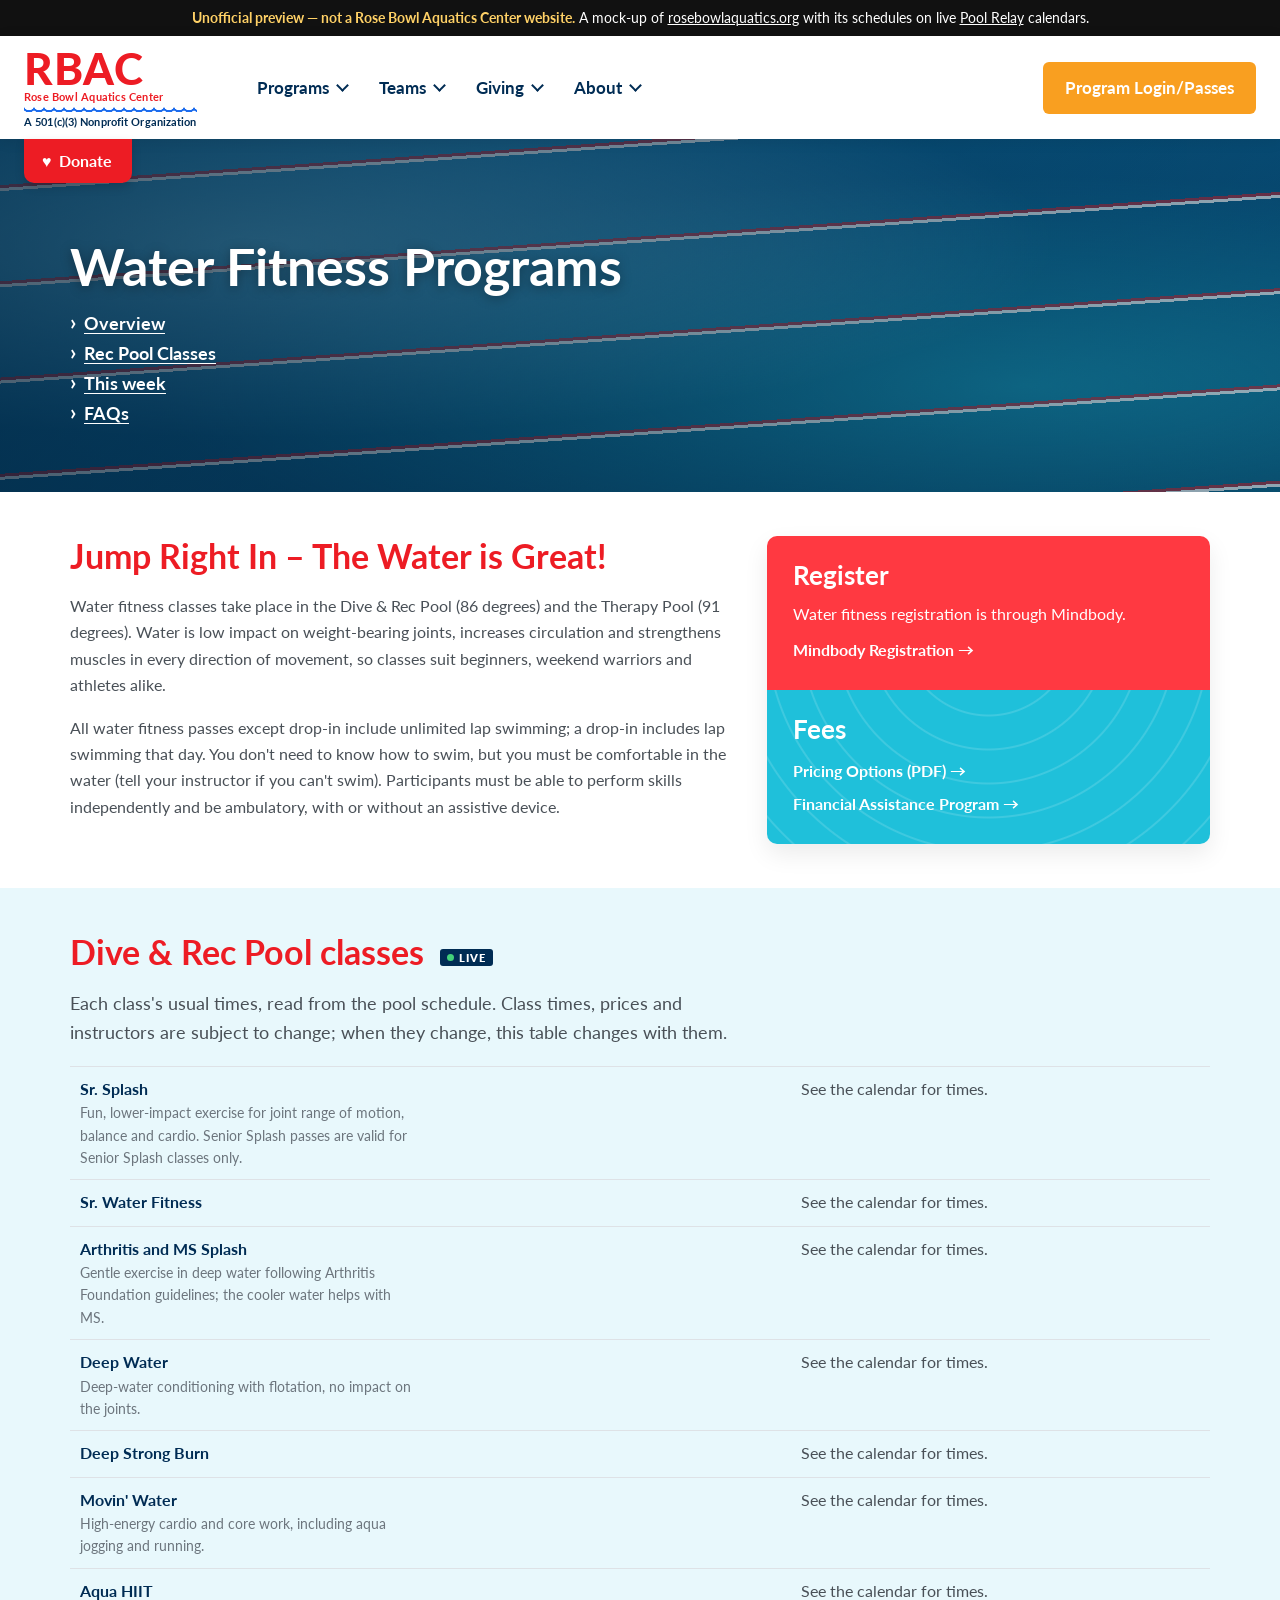
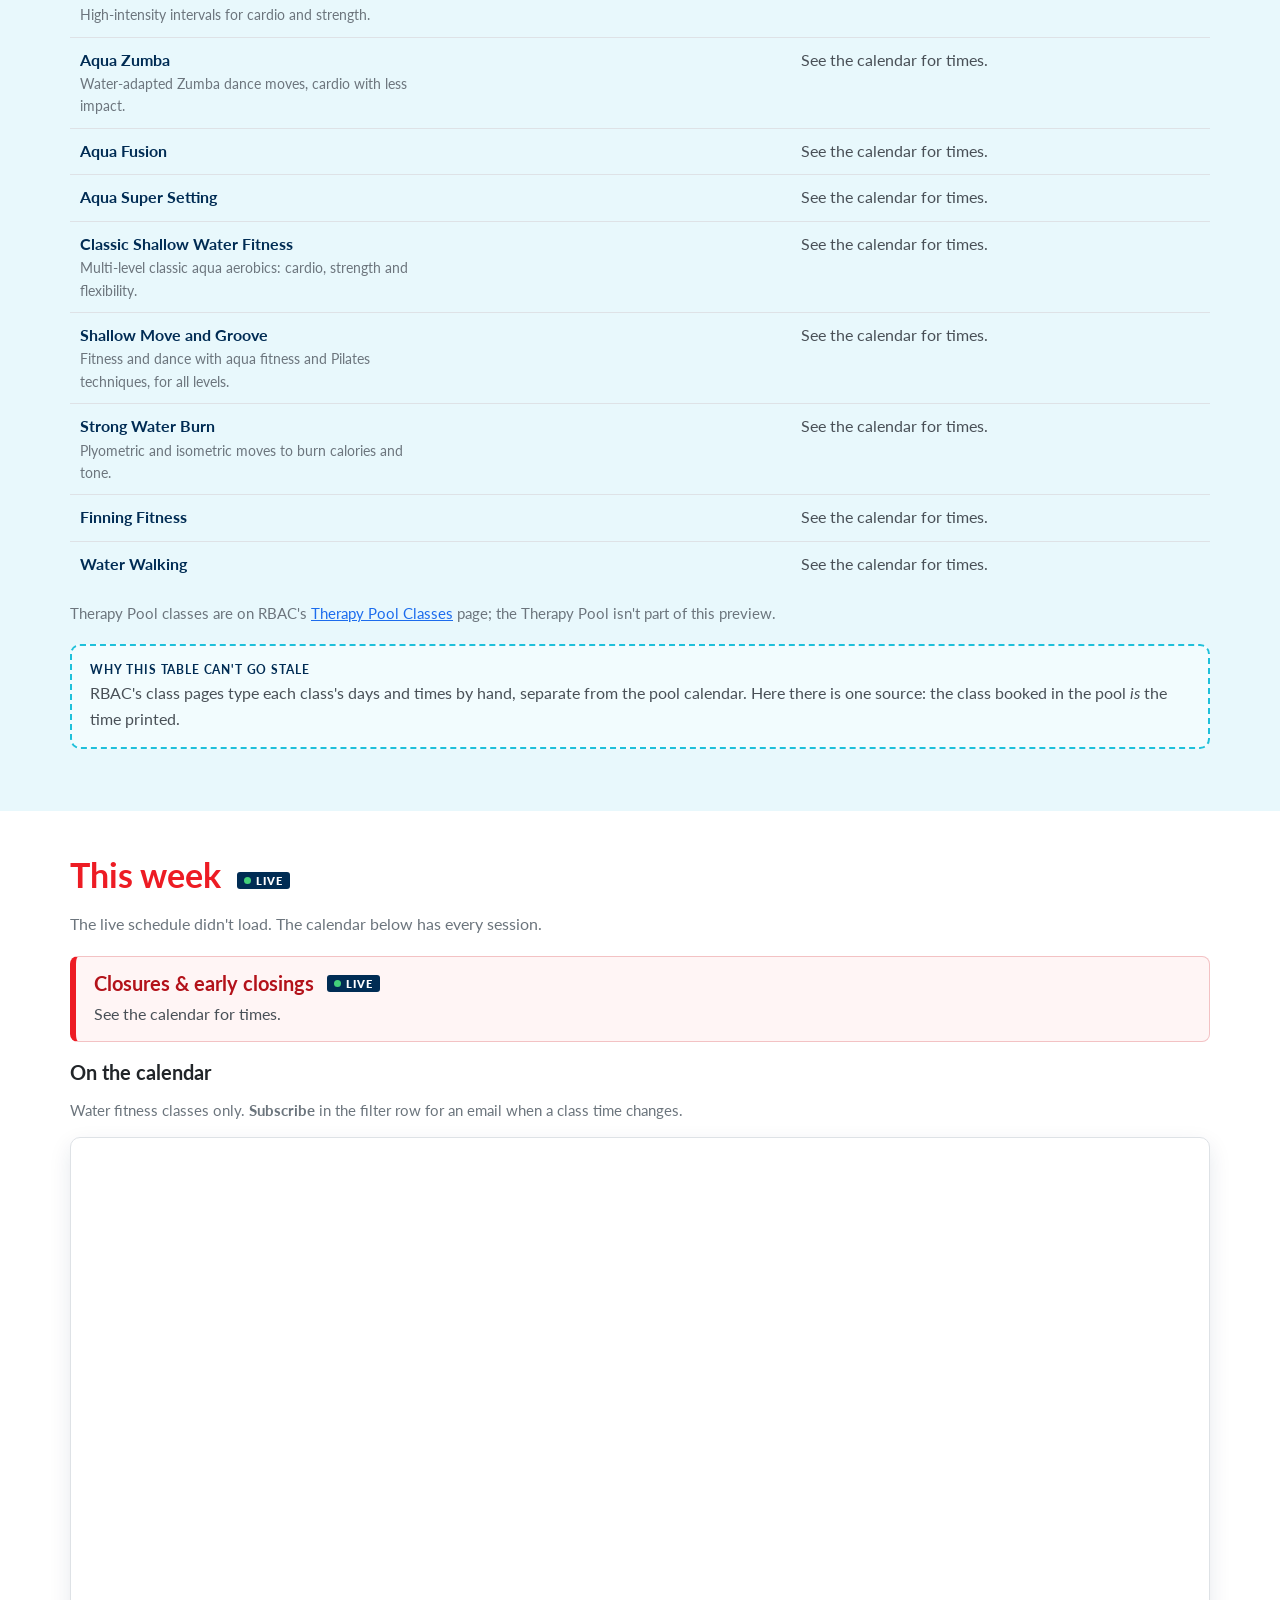
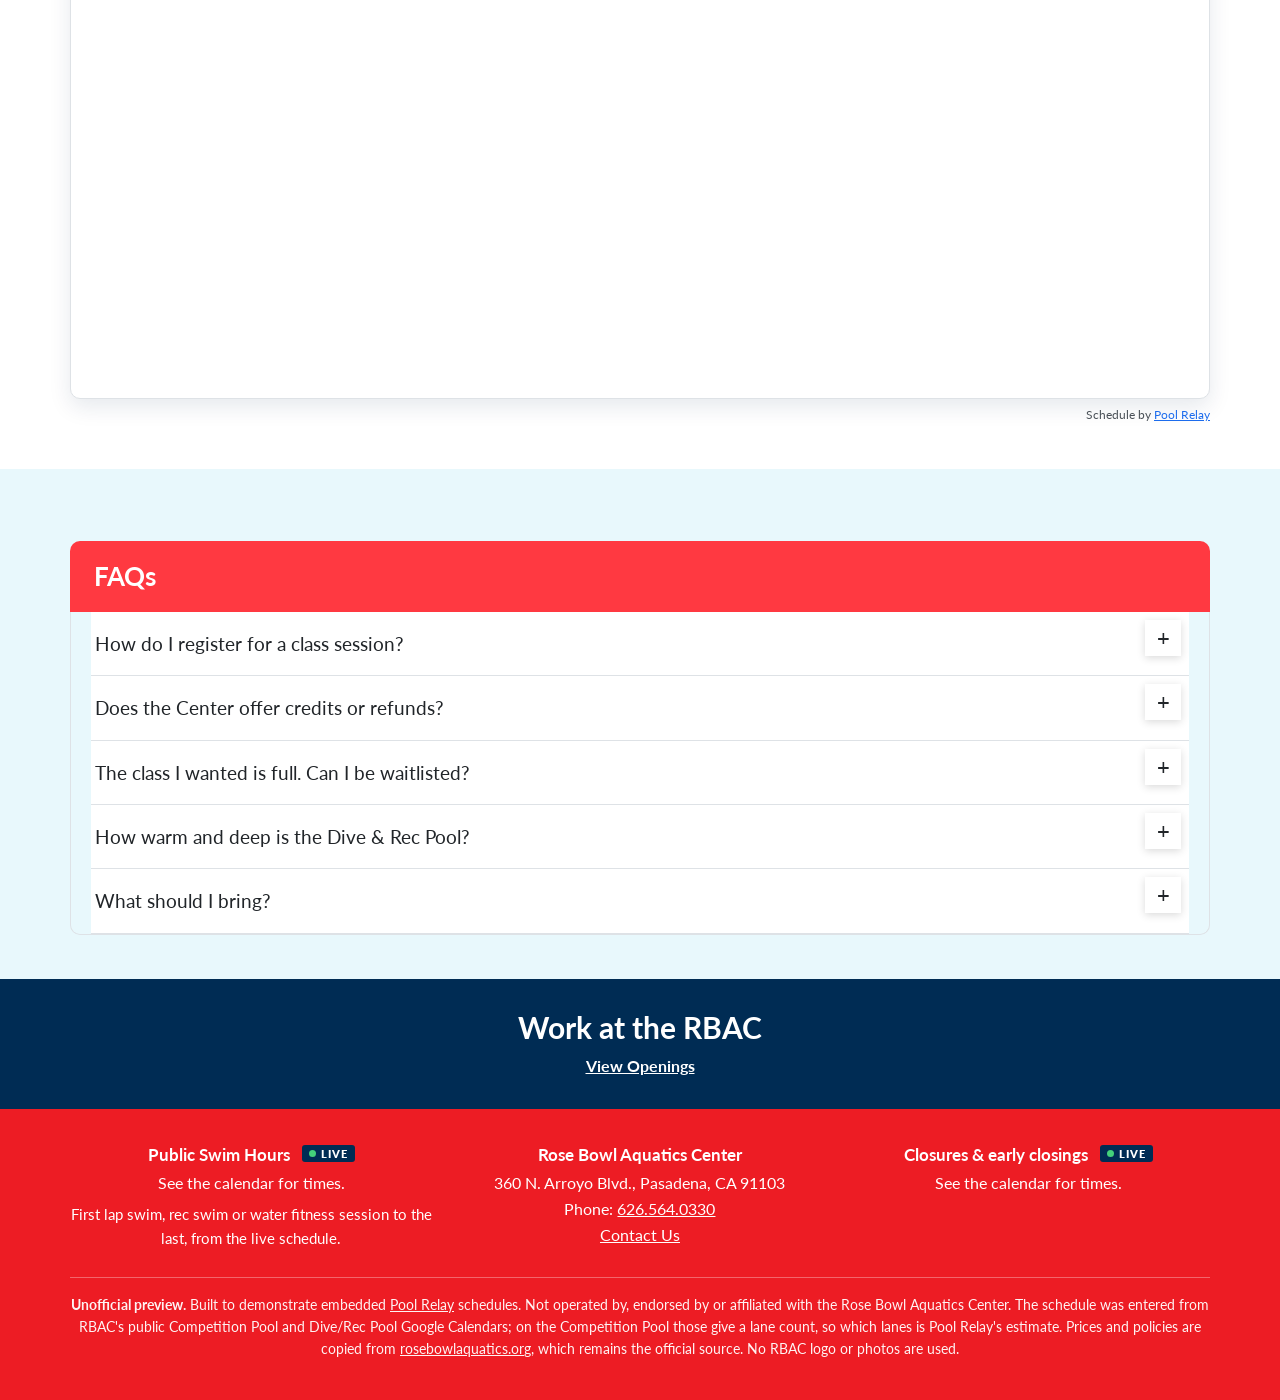
<file: water-fitness.html>
<!doctype html>
<!-- UNOFFICIAL PREVIEW. Not a Rose Bowl Aquatics Center website. A mock-up of https://rosebowlaquatics.org
     with the schedule on live Pool Relay calendars. Built to demonstrate Pool Relay; not affiliated with RBAC. -->
<html lang="en">
<head>
<meta charset="utf-8">
<meta name="viewport" content="width=device-width, initial-scale=1">
<meta name="robots" content="noindex">
<title>Water Fitness &amp; Wellness | Rose Bowl Aquatics Center (unofficial preview)</title>
<link rel="preconnect" href="https://fonts.googleapis.com"><link rel="preconnect" href="https://fonts.gstatic.com" crossorigin>
<link href="https://fonts.googleapis.com/css2?family=Lato:wght@400;700;900&display=swap" rel="stylesheet">
<link rel="stylesheet" href="style.css?v=40683fb3">
</head>
<body>
<div class="preview-note"><b>Unofficial preview — not a Rose Bowl Aquatics Center website.</b> A mock-up of <a href="https://rosebowlaquatics.org" target="_blank" rel="noopener noreferrer">rosebowlaquatics.org</a> with its schedules on live <a href="https://www.poolrelay.com/" target="_blank" rel="noopener noreferrer">Pool Relay</a> calendars.</div>
<header class="site"><div class="hdr">
  <a class="brand" href="index.html" aria-label="RBAC preview home"><span class="rb">RBAC</span><span class="rb-sub">Rose Bowl Aquatics Center</span><span class="wave" aria-hidden="true"></span><span class="np">A 501(c)(3) Nonprofit Organization</span></a>
  <nav class="main" aria-label="Main"><div class="dd"><button type="button" aria-haspopup="true">Programs</button><div class="panel"><h3>Our Programs</h3><a href="swim-lessons.html">Swim Lessons</a><a href="water-fitness.html" class="here">Water Fitness &amp; Wellness</a><a class="ext" href="https://rosebowlaquatics.org/adaptive-swim-lessons" target="_blank" rel="noopener noreferrer">Adaptive Swim Lessons</a><a class="ext" href="https://rosebowlaquatics.org/camp" target="_blank" rel="noopener noreferrer">Anderson Adventure Camp H20</a><a href="rec-swim.html">Family Recreational Swim</a><a href="lap-swim.html">Lap Swim</a><a class="ext" href="https://rosebowlaquatics.org/therapy-pool" target="_blank" rel="noopener noreferrer">Therapy Pool</a><a class="ext" href="https://rosebowlaquatics.org/red-cross" target="_blank" rel="noopener noreferrer">Red Cross Training/Lifeguard</a><a class="ext" href="https://rosebowlaquatics.org/yoga" target="_blank" rel="noopener noreferrer">Yoga</a></div></div><div class="dd"><button type="button" aria-haspopup="true">Teams</button><div class="panel"><h3>Our Teams</h3><a href="dive-team.html">Dive Team</a><a href="swim-team.html">Swim Team</a><a href="water-polo.html">Water Polo Team</a><a href="rays.html">Rays Swim Team</a><a href="masters.html">Masters Swim Team</a></div></div><div class="dd"><button type="button" aria-haspopup="true">Giving</button><div class="panel"><h3>Giving</h3><a class="ext" href="https://rosebowlaquatics.org/events" target="_blank" rel="noopener noreferrer">Events</a><a class="ext" href="https://rosebowlaquatics.org/support" target="_blank" rel="noopener noreferrer">Why Donate?</a><a class="ext" href="https://rosebowlaquatics.org/ways-to-give" target="_blank" rel="noopener noreferrer">Ways to Give</a><a class="ext" href="https://rosebowlaquatics.org/directing-gift" target="_blank" rel="noopener noreferrer">Directing Your Gift</a><a class="ext" href="https://rosebowlaquatics.org/donation-request" target="_blank" rel="noopener noreferrer">Donation Request</a></div></div><div class="dd"><button type="button" aria-haspopup="true">About</button><div class="panel"><h3>About Us</h3><a class="ext" href="https://rosebowlaquatics.org/Contact-Us" target="_blank" rel="noopener noreferrer">Contact Us</a><a class="ext" href="https://rosebowlaquatics.org/about" target="_blank" rel="noopener noreferrer">About</a><a href="calendars.html">Calendars</a><a class="ext" href="https://rosebowlaquatics.org/visit" target="_blank" rel="noopener noreferrer">Visit RBAC</a><a class="ext" href="https://rosebowlaquatics.org/staff" target="_blank" rel="noopener noreferrer">Leadership</a><a class="ext" href="https://rosebowlaquatics.org/board" target="_blank" rel="noopener noreferrer">Board of Directors</a><a class="ext" href="https://rosebowlaquatics.org/guidelines" target="_blank" rel="noopener noreferrer">RBAC Guidelines</a><a class="ext" href="https://rosebowlaquatics.org/air-quality" target="_blank" rel="noopener noreferrer">Air Quality Monitoring</a><a class="ext" href="https://rosebowlaquatics.org/employment" target="_blank" rel="noopener noreferrer">Employment</a><a class="ext" href="https://rosebowlaquatics.org/financial-assistance" target="_blank" rel="noopener noreferrer">Apply for Financial Assistance</a></div></div></nav>
  <div class="right"><a class="btn-login" href="https://rosebowlaquatics.org/login-page" target="_blank" rel="noopener noreferrer">Program Login/Passes</a>
    <details class="mnav"><summary><i aria-hidden="true"></i>MENU</summary><div class="mpanel"><h4>Programs</h4><a href="swim-lessons.html">Swim Lessons</a><a href="water-fitness.html" class="here">Water Fitness &amp; Wellness</a><a class="ext" href="https://rosebowlaquatics.org/adaptive-swim-lessons" target="_blank" rel="noopener noreferrer">Adaptive Swim Lessons</a><a class="ext" href="https://rosebowlaquatics.org/camp" target="_blank" rel="noopener noreferrer">Anderson Adventure Camp H20</a><a href="rec-swim.html">Family Recreational Swim</a><a href="lap-swim.html">Lap Swim</a><a class="ext" href="https://rosebowlaquatics.org/therapy-pool" target="_blank" rel="noopener noreferrer">Therapy Pool</a><a class="ext" href="https://rosebowlaquatics.org/red-cross" target="_blank" rel="noopener noreferrer">Red Cross Training/Lifeguard</a><a class="ext" href="https://rosebowlaquatics.org/yoga" target="_blank" rel="noopener noreferrer">Yoga</a><h4>Teams</h4><a href="dive-team.html">Dive Team</a><a href="swim-team.html">Swim Team</a><a href="water-polo.html">Water Polo Team</a><a href="rays.html">Rays Swim Team</a><a href="masters.html">Masters Swim Team</a><h4>Giving</h4><a class="ext" href="https://rosebowlaquatics.org/events" target="_blank" rel="noopener noreferrer">Events</a><a class="ext" href="https://rosebowlaquatics.org/support" target="_blank" rel="noopener noreferrer">Why Donate?</a><a class="ext" href="https://rosebowlaquatics.org/ways-to-give" target="_blank" rel="noopener noreferrer">Ways to Give</a><a class="ext" href="https://rosebowlaquatics.org/directing-gift" target="_blank" rel="noopener noreferrer">Directing Your Gift</a><a class="ext" href="https://rosebowlaquatics.org/donation-request" target="_blank" rel="noopener noreferrer">Donation Request</a><h4>About</h4><a class="ext" href="https://rosebowlaquatics.org/Contact-Us" target="_blank" rel="noopener noreferrer">Contact Us</a><a class="ext" href="https://rosebowlaquatics.org/about" target="_blank" rel="noopener noreferrer">About</a><a href="calendars.html">Calendars</a><a class="ext" href="https://rosebowlaquatics.org/visit" target="_blank" rel="noopener noreferrer">Visit RBAC</a><a class="ext" href="https://rosebowlaquatics.org/staff" target="_blank" rel="noopener noreferrer">Leadership</a><a class="ext" href="https://rosebowlaquatics.org/board" target="_blank" rel="noopener noreferrer">Board of Directors</a><a class="ext" href="https://rosebowlaquatics.org/guidelines" target="_blank" rel="noopener noreferrer">RBAC Guidelines</a><a class="ext" href="https://rosebowlaquatics.org/air-quality" target="_blank" rel="noopener noreferrer">Air Quality Monitoring</a><a class="ext" href="https://rosebowlaquatics.org/employment" target="_blank" rel="noopener noreferrer">Employment</a><a class="ext" href="https://rosebowlaquatics.org/financial-assistance" target="_blank" rel="noopener noreferrer">Apply for Financial Assistance</a></div></details></div>
  <a class="donate" href="https://rosebowlaquatics.org/donate" target="_blank" rel="noopener noreferrer">Donate</a>
</div></header>
<main>
<div class="hero water"><div class="wrap"><h1>Water Fitness Programs</h1><ul><li><a href="#overview">Overview</a></li><li><a href="#classes">Rec Pool Classes</a></li><li><a href="#week-sec">This week</a></li><li><a href="#faqs">FAQs</a></li></ul></div></div>

<section class="band" id="overview"><div class="wrap two">
  <div><h2 class="sec-title">Jump Right In – The Water is Great!</h2>
    <p>Water fitness classes take place in the Dive &amp; Rec Pool (86 degrees) and the Therapy Pool (91 degrees). Water is low impact on
      weight-bearing joints, increases circulation and strengthens muscles in every direction of movement, so classes suit beginners,
      weekend warriors and athletes alike.</p>
    <p>All water fitness passes except drop-in include unlimited lap swimming; a drop-in includes lap swimming that day. You don't need
      to know how to swim, but you must be comfortable in the water (tell your instructor if you can't swim). Participants must be able
      to perform skills independently and be ambulatory, with or without an assistive device.</p>
  </div>
  <div class="cardstack">
    <div class="c-red"><h3>Register</h3><p>Water fitness registration is through Mindbody.</p><a href="https://clients.mindbodyonline.com/ASP/su1.asp?studioid=7398" target="_blank" rel="noopener noreferrer">Mindbody Registration</a></div>
    <div class="c-cyan"><h3>Fees</h3><a href="https://rosebowlaquatics.org/files/galleries/WF_Wellness_Options_Prices-Sept_2026_UPDATED.pdf" target="_blank" rel="noopener noreferrer">Pricing Options (PDF)</a><br>
      <a href="https://rosebowlaquatics.org/Financial-Assistance" target="_blank" rel="noopener noreferrer">Financial Assistance Program</a></div>
  </div>
</div></section>

<section class="band tint" id="classes"><div class="wrap">
  <h2 class="sec-title">Dive &amp; Rec Pool classes <span class="live-tag">Live</span></h2>
  <p class="lede">Each class's usual times, read from the pool schedule. Class times, prices and instructors are subject to change; when
    they change, this table changes with them.</p>
  <div class="tblwrap"><table class="prog"><tr><th>Sr. Splash<small>Fun, lower-impact exercise for joint range of motion, balance and cardio. Senior Splash passes are valid for Senior Splash classes only.</small></th><td class="when" data-live="when" data-view="ldh1B3ldemNOlqrz69lAVa" data-pool="rec" data-title="Sr. Splash" data-gap="-1">…</td></tr><tr><th>Sr. Water Fitness</th><td class="when" data-live="when" data-view="ldh1B3ldemNOlqrz69lAVa" data-pool="rec" data-title="Sr. Water Fitness" data-gap="-1">…</td></tr><tr><th>Arthritis and MS Splash<small>Gentle exercise in deep water following Arthritis Foundation guidelines; the cooler water helps with MS.</small></th><td class="when" data-live="when" data-view="ldh1B3ldemNOlqrz69lAVa" data-pool="rec" data-title="Arthritis and MS Splash" data-gap="-1">…</td></tr><tr><th>Deep Water<small>Deep-water conditioning with flotation, no impact on the joints.</small></th><td class="when" data-live="when" data-view="ldh1B3ldemNOlqrz69lAVa" data-pool="rec" data-title="Deep Water" data-gap="-1">…</td></tr><tr><th>Deep Strong Burn</th><td class="when" data-live="when" data-view="ldh1B3ldemNOlqrz69lAVa" data-pool="rec" data-title="Deep Strong Burn" data-gap="-1">…</td></tr><tr><th>Movin&#x27; Water<small>High-energy cardio and core work, including aqua jogging and running.</small></th><td class="when" data-live="when" data-view="ldh1B3ldemNOlqrz69lAVa" data-pool="rec" data-title="Movin&#x27; Water" data-gap="-1">…</td></tr><tr><th>Aqua HIIT<small>High-intensity intervals for cardio and strength.</small></th><td class="when" data-live="when" data-view="ldh1B3ldemNOlqrz69lAVa" data-pool="rec" data-title="Aqua HIIT" data-gap="-1">…</td></tr><tr><th>Aqua Zumba<small>Water-adapted Zumba dance moves, cardio with less impact.</small></th><td class="when" data-live="when" data-view="ldh1B3ldemNOlqrz69lAVa" data-pool="rec" data-title="Aqua Zumba" data-gap="-1">…</td></tr><tr><th>Aqua Fusion</th><td class="when" data-live="when" data-view="ldh1B3ldemNOlqrz69lAVa" data-pool="rec" data-title="Aqua Fusion" data-gap="-1">…</td></tr><tr><th>Aqua Super Setting</th><td class="when" data-live="when" data-view="ldh1B3ldemNOlqrz69lAVa" data-pool="rec" data-title="Aqua Super Setting" data-gap="-1">…</td></tr><tr><th>Classic Shallow Water Fitness<small>Multi-level classic aqua aerobics: cardio, strength and flexibility.</small></th><td class="when" data-live="when" data-view="ldh1B3ldemNOlqrz69lAVa" data-pool="rec" data-title="Classic Shallow Water Fitness" data-gap="-1">…</td></tr><tr><th>Shallow Move and Groove<small>Fitness and dance with aqua fitness and Pilates techniques, for all levels.</small></th><td class="when" data-live="when" data-view="ldh1B3ldemNOlqrz69lAVa" data-pool="rec" data-title="Shallow Move and Groove" data-gap="-1">…</td></tr><tr><th>Strong Water Burn<small>Plyometric and isometric moves to burn calories and tone.</small></th><td class="when" data-live="when" data-view="ldh1B3ldemNOlqrz69lAVa" data-pool="rec" data-title="Strong Water Burn" data-gap="-1">…</td></tr><tr><th>Finning Fitness</th><td class="when" data-live="when" data-view="ldh1B3ldemNOlqrz69lAVa" data-pool="rec" data-title="Finning Fitness" data-gap="-1">…</td></tr><tr><th>Water Walking</th><td class="when" data-live="when" data-view="ldh1B3ldemNOlqrz69lAVa" data-pool="rec" data-title="Water Walking" data-gap="-1">…</td></tr></table></div>
  <div class="adjusted" data-live="exceptions" data-view="ldh1B3ldemNOlqrz69lAVa" data-pool="rec" data-group="Water Fitness &amp; Wellness" hidden></div>
  <p class="small muted">Therapy Pool classes are on RBAC's <a href="https://rosebowlaquatics.org/therapy-pool-classes" target="_blank" rel="noopener noreferrer">Therapy Pool Classes</a> page; the Therapy Pool
    isn't part of this preview.</p>
  <div class="whatsnew"><b class="k">Why this table can't go stale</b>RBAC's class pages type each class's days and times by hand, separate
    from the pool calendar. Here there is one source: the class booked in the pool <i>is</i> the time printed.</div>
</div></section>

<section class="band" id="week-sec"><div class="wrap">
  <h2 class="sec-title">This week <span class="live-tag">Live</span></h2>
  <div id="week" data-view="ldh1B3ldemNOlqrz69lAVa" data-pool="ctr" data-pools="Dive &amp; Rec Pool" data-kind="fit"><p class="muted">Loading the week…</p></div>
  <div class="alert" aria-live="polite"><h3>Closures &amp; early closings <span class="live-tag">Live</span></h3>
  <div data-live="alerts" data-view="ldh1B3ldemNOlqrz69lAVa" data-pool="ctr" data-ahead="100"><p class="muted">None coming up.</p></div></div>
  <h3>On the calendar</h3>
  <p class="small muted">Water fitness classes only. <b>Subscribe</b> in the filter row for an email when a class time changes.</p>
  <div class="frame"><iframe src="https://www.poolrelay.com/embed/YmdcazrCwslIbrYSMAHe3P" height="860" title="Rose Bowl Water Fitness &amp; Wellness" loading="lazy"></iframe></div><p class="credit">Schedule by <a href="https://www.poolrelay.com/" target="_blank" rel="noopener noreferrer">Pool Relay</a></p>
</div></section>

<section class="band tint" id="faqs"><div class="wrap">
  <div class="faqhead"><h3>FAQs</h3></div>
  <div class="faq">
    <details class="acc"><summary>How do I register for a class session?</summary><div>You need an account, made online or by phone. Register online or call (626) 564-0330 ext. 601. Your spot is reserved once payment is made in full (all major credit cards, cash and checks).</div></details>
    <details class="acc"><summary>Does the Center offer credits or refunds?</summary><div>With a doctor's note on letterhead, credits are offered if you can't finish the session. There is a no-refund policy.</div></details>
    <details class="acc"><summary>The class I wanted is full. Can I be waitlisted?</summary><div>Yes, but someone has to un-enroll from that class for a spot to open, which is occasional. Check with the office.</div></details>
    <details class="acc"><summary>How warm and deep is the Dive &amp; Rec Pool?</summary><div>86 degrees. Shallow area 3'6", deepest 17'. 50 meters by 25 yards.</div></details>
    <details class="acc"><summary>What should I bring?</summary><div>Swim attire, towel, sandals (the deck gets hot), hat, cover-up, and sunscreen applied 30 minutes before class.</div></details>
  </div>
</div></section>

</main>
<div class="work"><h3>Work at the RBAC</h3><a href="https://rosebowlaquatics.org/employment" target="_blank" rel="noopener noreferrer">View Openings</a></div>
<footer class="site"><div class="wrap">
  <div class="cols">
    <div><h4>Public Swim Hours <span class="live-tag">Live</span></h4><div data-live="hours" data-view="ldh1B3ldemNOlqrz69lAVa" data-pool="ctr" data-group="Lap Swim|Family Recreational Swim|Water Fitness &amp; Wellness" data-format="dl">…</div>
      <p class="small" style="margin:6px 0 0">First lap swim, rec swim or water fitness session to the last, from the live schedule.</p></div>
    <div><h4>Rose Bowl Aquatics Center</h4><p style="margin:0">360 N. Arroyo Blvd., Pasadena, CA 91103<br>Phone: <a href="tel:6265640330">626.564.0330</a><br>
      <a href="https://rosebowlaquatics.org/Contact-Us" target="_blank" rel="noopener noreferrer">Contact Us</a></p></div>
    <div><h4>Closures &amp; early closings <span class="live-tag">Live</span></h4><div data-live="alerts" data-view="ldh1B3ldemNOlqrz69lAVa" data-pool="ctr" data-ahead="60" class="foot-alerts"><p>None coming up.</p></div></div>
  </div>
  <p class="disc"><b>Unofficial preview.</b> Built to demonstrate embedded <a href="https://www.poolrelay.com/" target="_blank" rel="noopener noreferrer">Pool Relay</a> schedules. Not operated by,
    endorsed by or affiliated with the Rose Bowl Aquatics Center. The schedule was entered from RBAC's public Competition Pool and
    Dive/Rec Pool Google Calendars; on the Competition Pool those give a lane count, so which lanes is Pool Relay's estimate.
    Prices and policies are copied from <a href="https://rosebowlaquatics.org" target="_blank" rel="noopener noreferrer">rosebowlaquatics.org</a>, which remains the official source. No RBAC logo or photos are used.</p>
</div></footer>
<script>window.POOLS = [{"slug": "comp", "name": "Competition Pool", "facility": "Rose Bowl Aquatics Center", "pool": "Competition Pool", "area": "Pasadena", "kind": "yearRound", "href": "lap-swim.html#comp", "sub": "50 m \u00b7 8 long-course or 20 short-course lanes \u00b7 typically 79\u00b0"}, {"slug": "rec", "name": "Dive & Rec Pool", "facility": "Rose Bowl Aquatics Center", "pool": "Dive & Rec Pool", "area": "Pasadena", "kind": "yearRound", "href": "lap-swim.html#dive", "sub": "20 lanes \u00b7 shallow end for rec swim, deep end for diving \u00b7 typically 86\u00b0"}, {"slug": "ctr", "name": "Rose Bowl Aquatics Center", "facility": "Rose Bowl Aquatics Center", "area": "Pasadena", "kind": "center", "href": "index.html"}];</script>
<script src="finder.js?v=40683fb3"></script>
</body>
</html>
</file>
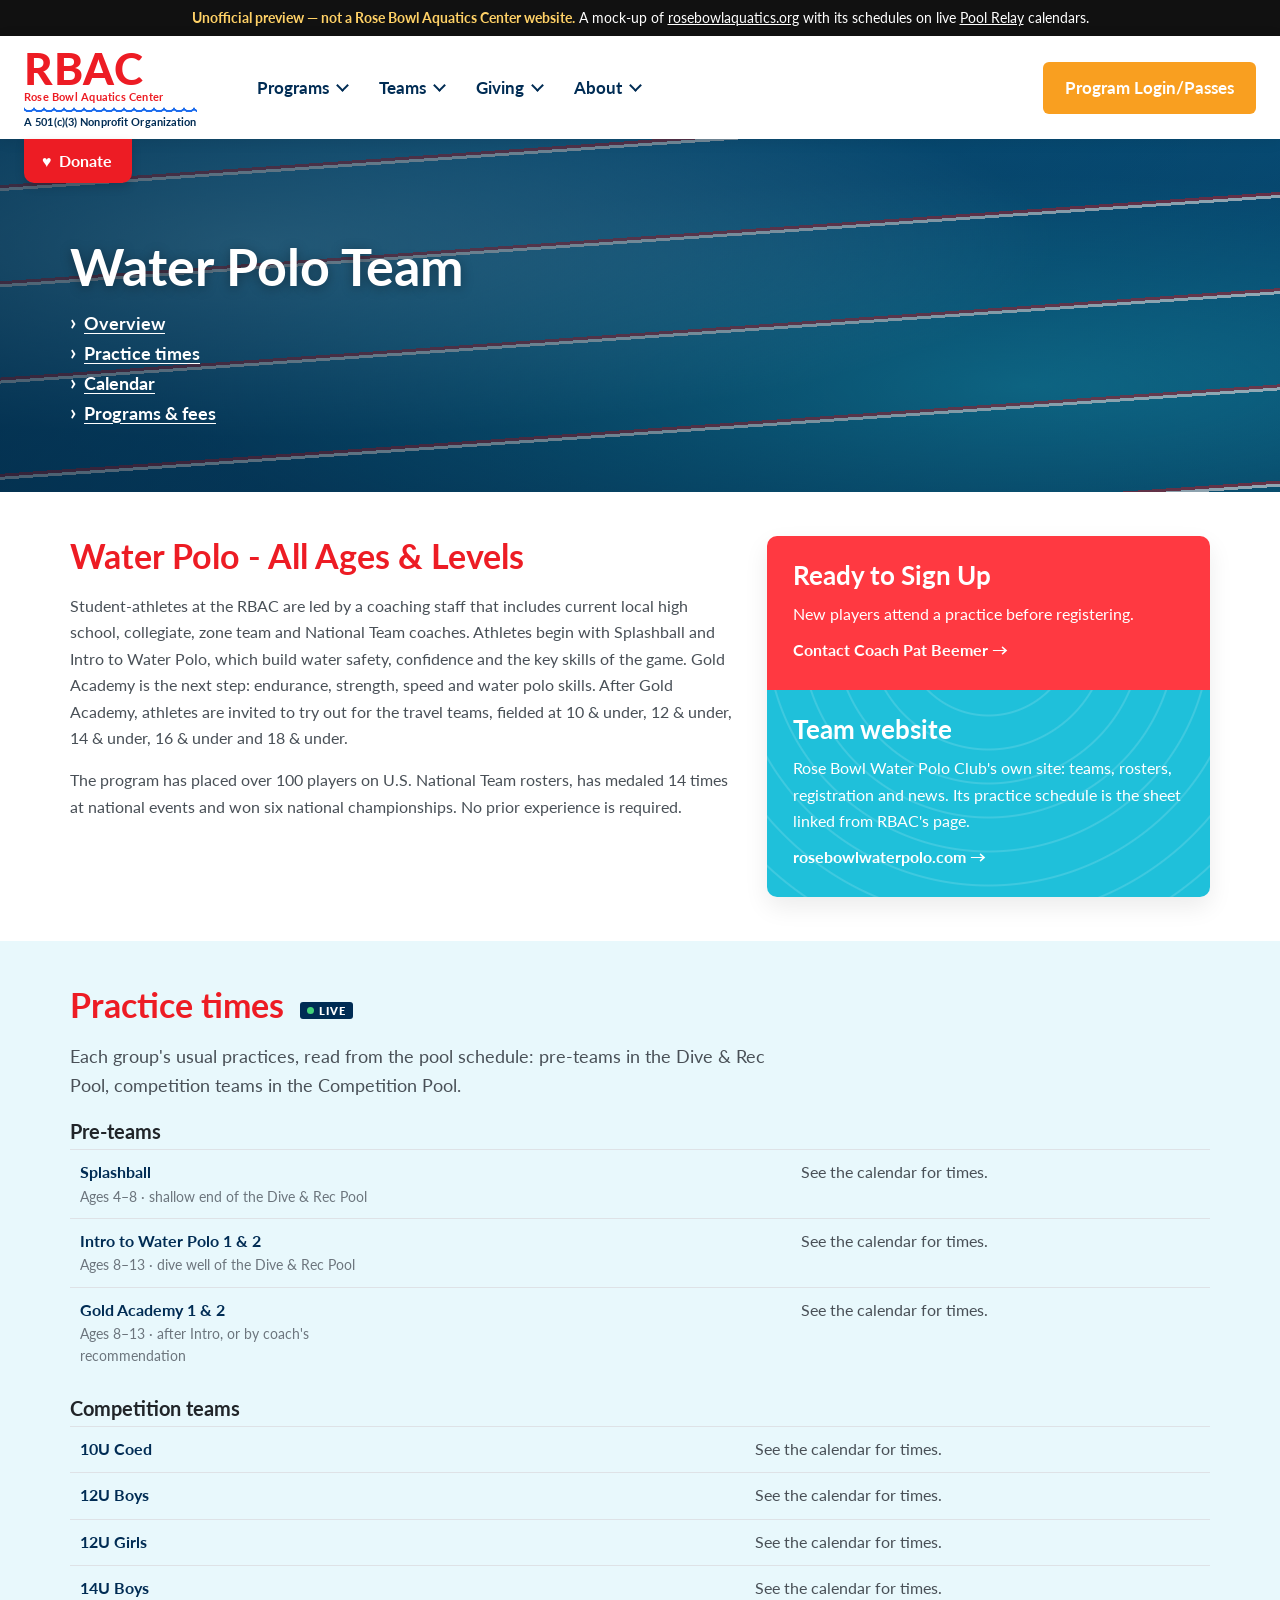
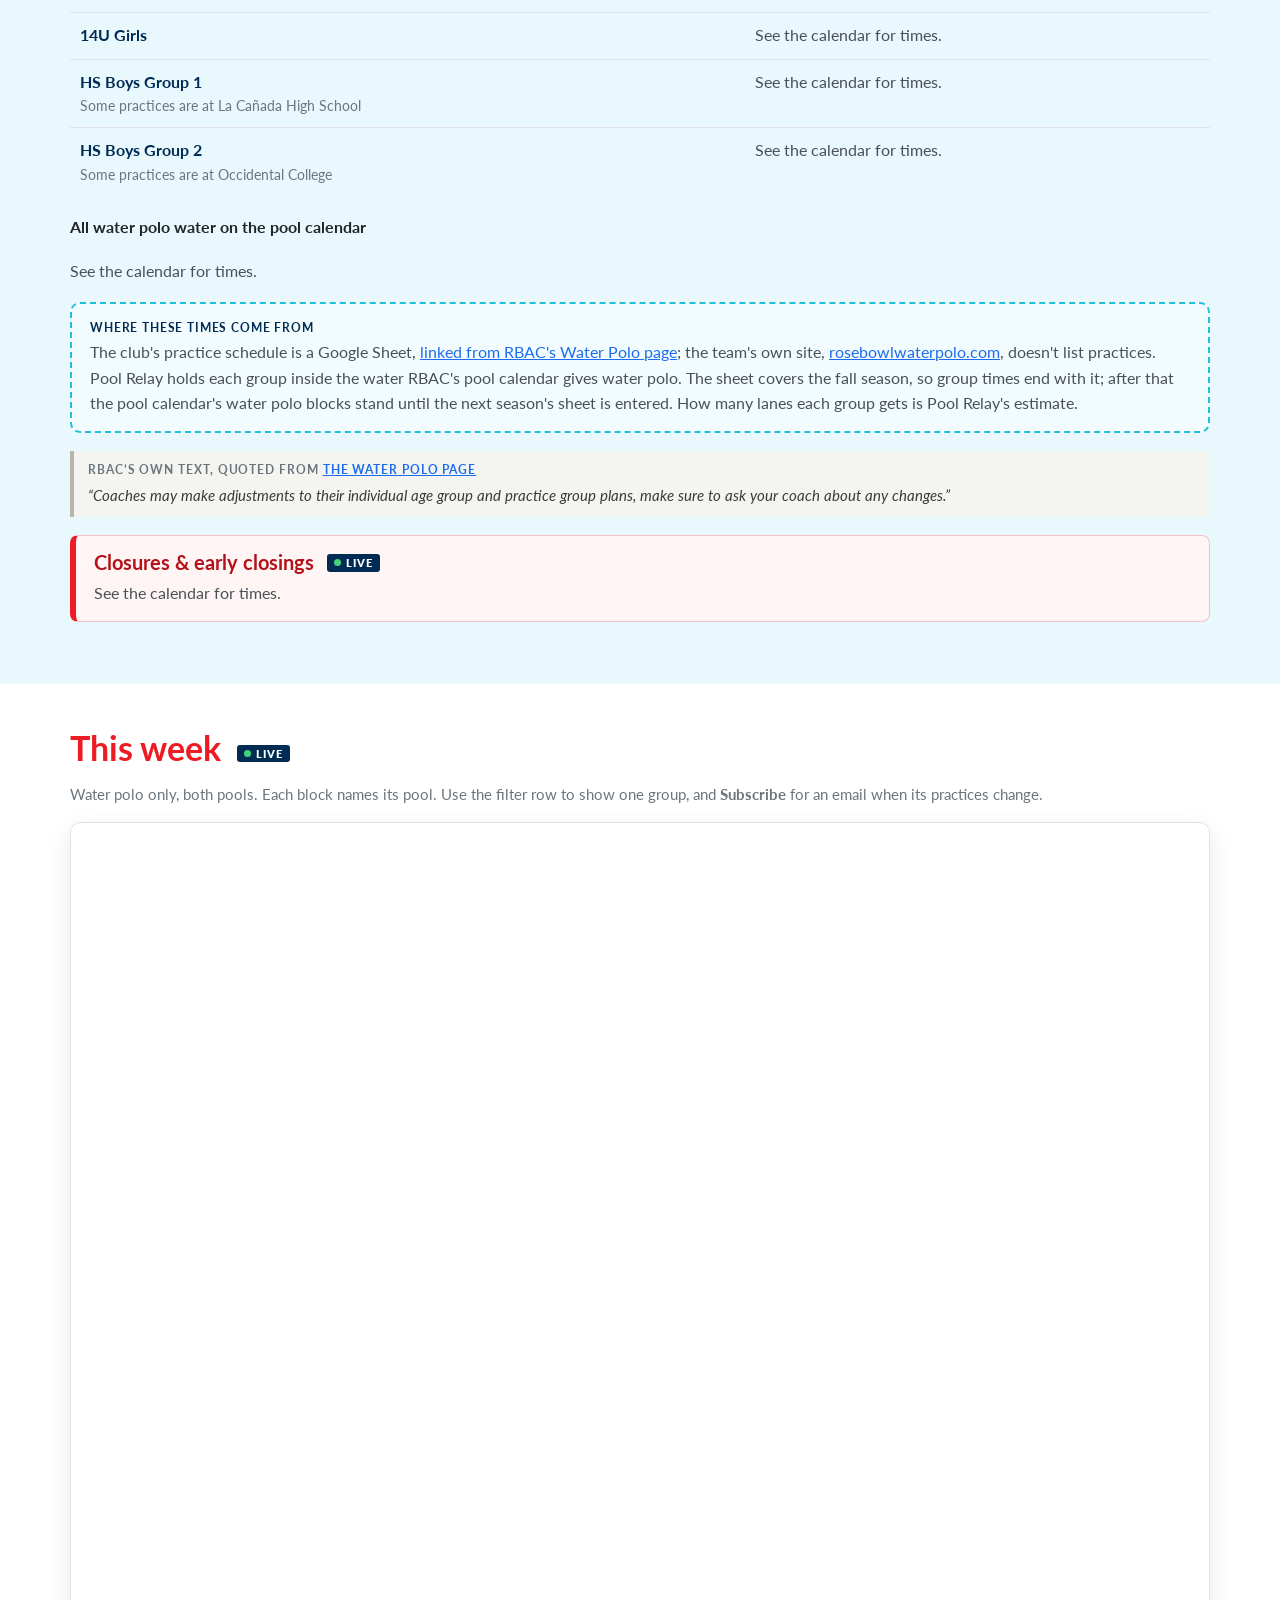
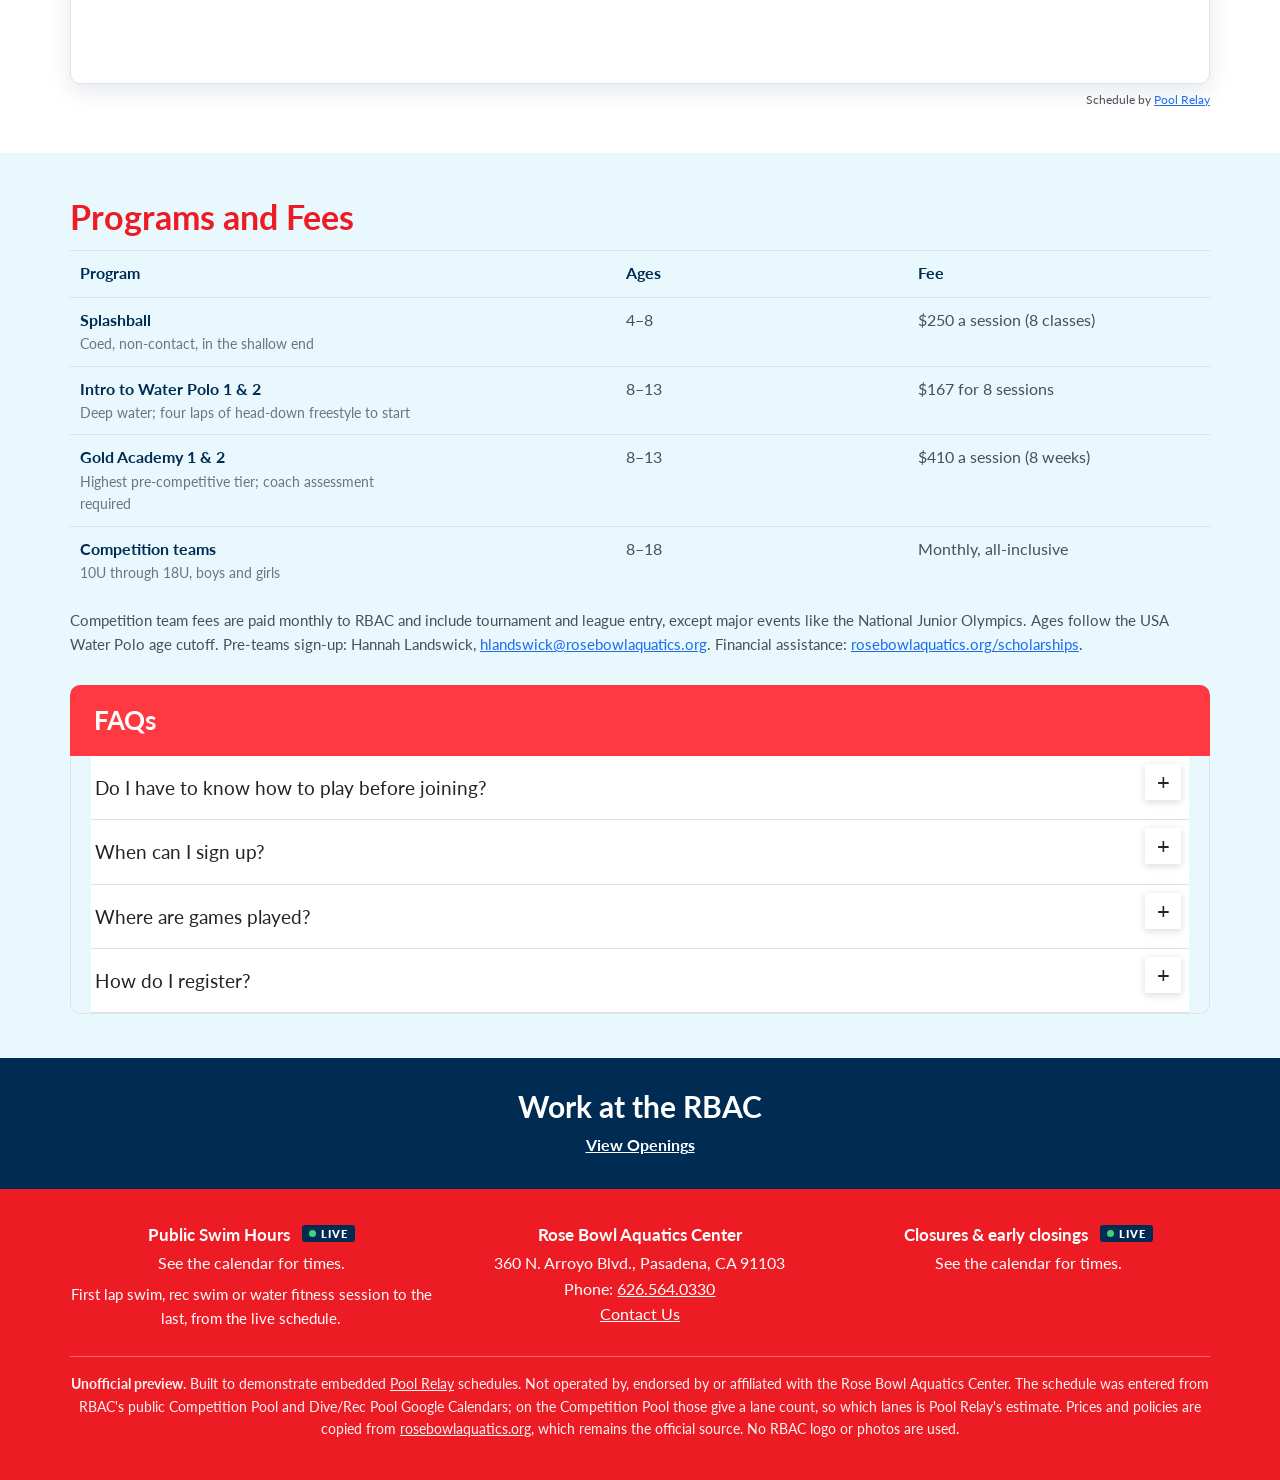
<file: water-polo.html>
<!doctype html>
<!-- UNOFFICIAL PREVIEW. Not a Rose Bowl Aquatics Center website. A mock-up of https://rosebowlaquatics.org
     with the schedule on live Pool Relay calendars. Built to demonstrate Pool Relay; not affiliated with RBAC. -->
<html lang="en">
<head>
<meta charset="utf-8">
<meta name="viewport" content="width=device-width, initial-scale=1">
<meta name="robots" content="noindex">
<title>Water Polo Team | Rose Bowl Aquatics Center (unofficial preview)</title>
<link rel="preconnect" href="https://fonts.googleapis.com"><link rel="preconnect" href="https://fonts.gstatic.com" crossorigin>
<link href="https://fonts.googleapis.com/css2?family=Lato:wght@400;700;900&display=swap" rel="stylesheet">
<link rel="stylesheet" href="style.css?v=40683fb3">
</head>
<body>
<div class="preview-note"><b>Unofficial preview — not a Rose Bowl Aquatics Center website.</b> A mock-up of <a href="https://rosebowlaquatics.org" target="_blank" rel="noopener noreferrer">rosebowlaquatics.org</a> with its schedules on live <a href="https://www.poolrelay.com/" target="_blank" rel="noopener noreferrer">Pool Relay</a> calendars.</div>
<header class="site"><div class="hdr">
  <a class="brand" href="index.html" aria-label="RBAC preview home"><span class="rb">RBAC</span><span class="rb-sub">Rose Bowl Aquatics Center</span><span class="wave" aria-hidden="true"></span><span class="np">A 501(c)(3) Nonprofit Organization</span></a>
  <nav class="main" aria-label="Main"><div class="dd"><button type="button" aria-haspopup="true">Programs</button><div class="panel"><h3>Our Programs</h3><a href="swim-lessons.html">Swim Lessons</a><a href="water-fitness.html">Water Fitness &amp; Wellness</a><a class="ext" href="https://rosebowlaquatics.org/adaptive-swim-lessons" target="_blank" rel="noopener noreferrer">Adaptive Swim Lessons</a><a class="ext" href="https://rosebowlaquatics.org/camp" target="_blank" rel="noopener noreferrer">Anderson Adventure Camp H20</a><a href="rec-swim.html">Family Recreational Swim</a><a href="lap-swim.html">Lap Swim</a><a class="ext" href="https://rosebowlaquatics.org/therapy-pool" target="_blank" rel="noopener noreferrer">Therapy Pool</a><a class="ext" href="https://rosebowlaquatics.org/red-cross" target="_blank" rel="noopener noreferrer">Red Cross Training/Lifeguard</a><a class="ext" href="https://rosebowlaquatics.org/yoga" target="_blank" rel="noopener noreferrer">Yoga</a></div></div><div class="dd"><button type="button" aria-haspopup="true">Teams</button><div class="panel"><h3>Our Teams</h3><a href="dive-team.html">Dive Team</a><a href="swim-team.html">Swim Team</a><a href="water-polo.html" class="here">Water Polo Team</a><a href="rays.html">Rays Swim Team</a><a href="masters.html">Masters Swim Team</a></div></div><div class="dd"><button type="button" aria-haspopup="true">Giving</button><div class="panel"><h3>Giving</h3><a class="ext" href="https://rosebowlaquatics.org/events" target="_blank" rel="noopener noreferrer">Events</a><a class="ext" href="https://rosebowlaquatics.org/support" target="_blank" rel="noopener noreferrer">Why Donate?</a><a class="ext" href="https://rosebowlaquatics.org/ways-to-give" target="_blank" rel="noopener noreferrer">Ways to Give</a><a class="ext" href="https://rosebowlaquatics.org/directing-gift" target="_blank" rel="noopener noreferrer">Directing Your Gift</a><a class="ext" href="https://rosebowlaquatics.org/donation-request" target="_blank" rel="noopener noreferrer">Donation Request</a></div></div><div class="dd"><button type="button" aria-haspopup="true">About</button><div class="panel"><h3>About Us</h3><a class="ext" href="https://rosebowlaquatics.org/Contact-Us" target="_blank" rel="noopener noreferrer">Contact Us</a><a class="ext" href="https://rosebowlaquatics.org/about" target="_blank" rel="noopener noreferrer">About</a><a href="calendars.html">Calendars</a><a class="ext" href="https://rosebowlaquatics.org/visit" target="_blank" rel="noopener noreferrer">Visit RBAC</a><a class="ext" href="https://rosebowlaquatics.org/staff" target="_blank" rel="noopener noreferrer">Leadership</a><a class="ext" href="https://rosebowlaquatics.org/board" target="_blank" rel="noopener noreferrer">Board of Directors</a><a class="ext" href="https://rosebowlaquatics.org/guidelines" target="_blank" rel="noopener noreferrer">RBAC Guidelines</a><a class="ext" href="https://rosebowlaquatics.org/air-quality" target="_blank" rel="noopener noreferrer">Air Quality Monitoring</a><a class="ext" href="https://rosebowlaquatics.org/employment" target="_blank" rel="noopener noreferrer">Employment</a><a class="ext" href="https://rosebowlaquatics.org/financial-assistance" target="_blank" rel="noopener noreferrer">Apply for Financial Assistance</a></div></div></nav>
  <div class="right"><a class="btn-login" href="https://rosebowlaquatics.org/login-page" target="_blank" rel="noopener noreferrer">Program Login/Passes</a>
    <details class="mnav"><summary><i aria-hidden="true"></i>MENU</summary><div class="mpanel"><h4>Programs</h4><a href="swim-lessons.html">Swim Lessons</a><a href="water-fitness.html">Water Fitness &amp; Wellness</a><a class="ext" href="https://rosebowlaquatics.org/adaptive-swim-lessons" target="_blank" rel="noopener noreferrer">Adaptive Swim Lessons</a><a class="ext" href="https://rosebowlaquatics.org/camp" target="_blank" rel="noopener noreferrer">Anderson Adventure Camp H20</a><a href="rec-swim.html">Family Recreational Swim</a><a href="lap-swim.html">Lap Swim</a><a class="ext" href="https://rosebowlaquatics.org/therapy-pool" target="_blank" rel="noopener noreferrer">Therapy Pool</a><a class="ext" href="https://rosebowlaquatics.org/red-cross" target="_blank" rel="noopener noreferrer">Red Cross Training/Lifeguard</a><a class="ext" href="https://rosebowlaquatics.org/yoga" target="_blank" rel="noopener noreferrer">Yoga</a><h4>Teams</h4><a href="dive-team.html">Dive Team</a><a href="swim-team.html">Swim Team</a><a href="water-polo.html" class="here">Water Polo Team</a><a href="rays.html">Rays Swim Team</a><a href="masters.html">Masters Swim Team</a><h4>Giving</h4><a class="ext" href="https://rosebowlaquatics.org/events" target="_blank" rel="noopener noreferrer">Events</a><a class="ext" href="https://rosebowlaquatics.org/support" target="_blank" rel="noopener noreferrer">Why Donate?</a><a class="ext" href="https://rosebowlaquatics.org/ways-to-give" target="_blank" rel="noopener noreferrer">Ways to Give</a><a class="ext" href="https://rosebowlaquatics.org/directing-gift" target="_blank" rel="noopener noreferrer">Directing Your Gift</a><a class="ext" href="https://rosebowlaquatics.org/donation-request" target="_blank" rel="noopener noreferrer">Donation Request</a><h4>About</h4><a class="ext" href="https://rosebowlaquatics.org/Contact-Us" target="_blank" rel="noopener noreferrer">Contact Us</a><a class="ext" href="https://rosebowlaquatics.org/about" target="_blank" rel="noopener noreferrer">About</a><a href="calendars.html">Calendars</a><a class="ext" href="https://rosebowlaquatics.org/visit" target="_blank" rel="noopener noreferrer">Visit RBAC</a><a class="ext" href="https://rosebowlaquatics.org/staff" target="_blank" rel="noopener noreferrer">Leadership</a><a class="ext" href="https://rosebowlaquatics.org/board" target="_blank" rel="noopener noreferrer">Board of Directors</a><a class="ext" href="https://rosebowlaquatics.org/guidelines" target="_blank" rel="noopener noreferrer">RBAC Guidelines</a><a class="ext" href="https://rosebowlaquatics.org/air-quality" target="_blank" rel="noopener noreferrer">Air Quality Monitoring</a><a class="ext" href="https://rosebowlaquatics.org/employment" target="_blank" rel="noopener noreferrer">Employment</a><a class="ext" href="https://rosebowlaquatics.org/financial-assistance" target="_blank" rel="noopener noreferrer">Apply for Financial Assistance</a></div></details></div>
  <a class="donate" href="https://rosebowlaquatics.org/donate" target="_blank" rel="noopener noreferrer">Donate</a>
</div></header>
<main>
<div class="hero water"><div class="wrap"><h1>Water Polo Team</h1><ul><li><a href="#overview">Overview</a></li><li><a href="#practice">Practice times</a></li><li><a href="#calendar">Calendar</a></li><li><a href="#programs">Programs &amp; fees</a></li></ul></div></div>

<section class="band" id="overview"><div class="wrap two">
  <div><h2 class="sec-title">Water Polo - All Ages &amp; Levels</h2>
    <p>Student-athletes at the RBAC are led by a coaching staff that includes current local high school, collegiate, zone team and
      National Team coaches. Athletes begin with Splashball and Intro to Water Polo, which build water safety, confidence and the key
      skills of the game. Gold Academy is the next step: endurance, strength, speed and water polo skills. After Gold Academy,
      athletes are invited to try out for the travel teams, fielded at 10 &amp; under, 12 &amp; under, 14 &amp; under, 16 &amp; under
      and 18 &amp; under.</p>
    <p>The program has placed over 100 players on U.S. National Team rosters, has medaled 14 times at national events and won six
      national championships. No prior experience is required.</p>
  </div>
  <div class="cardstack">
    <div class="c-red"><h3>Ready to Sign Up</h3><p>New players attend a practice before registering.</p><a href="mailto:pbeemer@rosebowlaquatics.org" target="_blank" rel="noopener noreferrer">Contact Coach Pat Beemer</a></div>
    <div class="c-cyan"><h3>Team website</h3><p>Rose Bowl Water Polo Club's own site: teams, rosters, registration and news. Its practice schedule is the sheet linked from RBAC's page.</p><a href="https://rosebowlwaterpolo.com/" target="_blank" rel="noopener noreferrer">rosebowlwaterpolo.com</a></div>
  </div>
</div></section>

<section class="band tint" id="practice"><div class="wrap">
  <h2 class="sec-title">Practice times <span class="live-tag">Live</span></h2>
  <p class="lede">Each group's usual practices, read from the pool schedule: pre-teams in the Dive &amp; Rec Pool, competition teams in
    the Competition Pool.</p>
  <h3>Pre-teams</h3><div class="tblwrap"><table class="prog"><tr><th>Splashball<small>Ages 4–8 · shallow end of the Dive &amp; Rec Pool</small></th><td class="when" data-live="when" data-view="ldh1B3ldemNOlqrz69lAVa" data-pool="ctr" data-group="Rose Bowl Aquatics / Water Polo Team / Splash Ball">…</td></tr><tr><th>Intro to Water Polo 1 &amp; 2<small>Ages 8–13 · dive well of the Dive &amp; Rec Pool</small></th><td class="when" data-live="when" data-view="ldh1B3ldemNOlqrz69lAVa" data-pool="ctr" data-group="Rose Bowl Aquatics / Water Polo Team / Intro 1">…</td></tr><tr><th>Gold Academy 1 &amp; 2<small>Ages 8–13 · after Intro, or by coach&#x27;s recommendation</small></th><td class="when" data-live="when" data-view="ldh1B3ldemNOlqrz69lAVa" data-pool="ctr" data-group="Rose Bowl Aquatics / Water Polo Team / Gold Academy 1">…</td></tr></table></div>
  <h3>Competition teams</h3><div class="tblwrap"><table class="prog"><tr><th>10U Coed</th><td class="when" data-live="when" data-view="ldh1B3ldemNOlqrz69lAVa" data-pool="ctr" data-group="Rose Bowl Aquatics / Water Polo Team / 10U Coed">…</td></tr><tr><th>12U Boys</th><td class="when" data-live="when" data-view="ldh1B3ldemNOlqrz69lAVa" data-pool="ctr" data-group="Rose Bowl Aquatics / Water Polo Team / 12U Boys">…</td></tr><tr><th>12U Girls</th><td class="when" data-live="when" data-view="ldh1B3ldemNOlqrz69lAVa" data-pool="ctr" data-group="Rose Bowl Aquatics / Water Polo Team / 12U Girls">…</td></tr><tr><th>14U Boys</th><td class="when" data-live="when" data-view="ldh1B3ldemNOlqrz69lAVa" data-pool="ctr" data-group="Rose Bowl Aquatics / Water Polo Team / 14U Boys">…</td></tr><tr><th>14U Girls</th><td class="when" data-live="when" data-view="ldh1B3ldemNOlqrz69lAVa" data-pool="ctr" data-group="Rose Bowl Aquatics / Water Polo Team / 14U Girls">…</td></tr><tr><th>HS Boys Group 1<small>Some practices are at La Cañada High School</small></th><td class="when" data-live="when" data-view="ldh1B3ldemNOlqrz69lAVa" data-pool="ctr" data-group="Rose Bowl Aquatics / Water Polo Team / HS Boys Group 1">…</td></tr><tr><th>HS Boys Group 2<small>Some practices are at Occidental College</small></th><td class="when" data-live="when" data-view="ldh1B3ldemNOlqrz69lAVa" data-pool="ctr" data-group="Rose Bowl Aquatics / Water Polo Team / HS Boys Group 2">…</td></tr></table></div>
  <h4>All water polo water on the pool calendar</h4><p data-live="when" data-view="ldh1B3ldemNOlqrz69lAVa" data-pool="ctr" data-group="Rose Bowl Aquatics / Water Polo Team">…</p>
  <div class="whatsnew"><b class="k">Where these times come from</b>The club's practice schedule is a Google Sheet,
    <a href="https://docs.google.com/spreadsheets/d/17UqEF5NKlFPGQZvh8AkeMXMXa3-FcM4oiXRn0fkIOaw/edit?usp=sharing" target="_blank" rel="noopener noreferrer">linked from RBAC's Water Polo page</a>; the team's own site, <a href="https://rosebowlwaterpolo.com/" target="_blank" rel="noopener noreferrer">rosebowlwaterpolo.com</a>, doesn't list
    practices. Pool Relay holds each group inside the water RBAC's pool calendar gives water polo. The sheet covers the fall season, so
    group times end with it; after that the pool calendar's water polo blocks stand until the next season's sheet is entered. How many
    lanes each group gets is Pool Relay's estimate.</div>
  <blockquote class="quote"><span class="qh">RBAC’s own text, quoted from <a href="https://rosebowlaquatics.org/water-polo" target="_blank" rel="noopener noreferrer">the Water Polo page</a></span>“Coaches may make adjustments to their individual age group and practice group plans, make sure to ask your coach about any changes.”</blockquote>
  <div class="alert" aria-live="polite"><h3>Closures &amp; early closings <span class="live-tag">Live</span></h3>
  <div data-live="alerts" data-view="ldh1B3ldemNOlqrz69lAVa" data-pool="ctr" data-ahead="100"><p class="muted">None coming up.</p></div></div>
</div></section>

<section class="band" id="calendar"><div class="wrap">
  <h2 class="sec-title">This week <span class="live-tag">Live</span></h2>
  <p class="small muted">Water polo only, both pools. Each block names its pool. Use the filter row to show one group, and <b>Subscribe</b>
    for an email when its practices change.</p>
  <div class="frame"><iframe src="https://www.poolrelay.com/embed/iy9F70sZq6N9ZFdrSlPs1Q" height="860" title="Rose Bowl Water Polo" loading="lazy"></iframe></div><p class="credit">Schedule by <a href="https://www.poolrelay.com/" target="_blank" rel="noopener noreferrer">Pool Relay</a></p>
</div></section>

<section class="band tint" id="programs"><div class="wrap">
  <h2 class="sec-title">Programs and Fees</h2>
  <div class="tblwrap"><table class="prog"><thead><tr><th>Program</th><th>Ages</th><th>Fee</th></tr></thead><tbody>
    <tr><th>Splashball<small>Coed, non-contact, in the shallow end</small></th><td>4–8</td><td>$250 a session (8 classes)</td></tr>
    <tr><th>Intro to Water Polo 1 &amp; 2<small>Deep water; four laps of head-down freestyle to start</small></th><td>8–13</td><td>$167 for 8 sessions</td></tr>
    <tr><th>Gold Academy 1 &amp; 2<small>Highest pre-competitive tier; coach assessment required</small></th><td>8–13</td><td>$410 a session (8 weeks)</td></tr>
    <tr><th>Competition teams<small>10U through 18U, boys and girls</small></th><td>8–18</td><td>Monthly, all-inclusive</td></tr></tbody></table></div>
  <p class="small">Competition team fees are paid monthly to RBAC and include tournament and league entry, except major events like the
    National Junior Olympics. Ages follow the USA Water Polo age cutoff. Pre-teams sign-up: Hannah Landswick,
    <a href="mailto:hlandswick@rosebowlaquatics.org" target="_blank" rel="noopener noreferrer">hlandswick@rosebowlaquatics.org</a>. Financial assistance:
    <a href="https://rosebowlaquatics.org/scholarships" target="_blank" rel="noopener noreferrer">rosebowlaquatics.org/scholarships</a>.</p>
  <div class="faqhead"><h3>FAQs</h3></div>
  <div class="faq">
    <details class="acc"><summary>Do I have to know how to play before joining?</summary><div>No. Most athletes come with little or no experience and learn through Intro to Water Polo and Gold Academy.</div></details>
    <details class="acc"><summary>When can I sign up?</summary><div>Any time. Practices run year-round, and you're welcome to attend one before joining.</div></details>
    <details class="acc"><summary>Where are games played?</summary><div>Mostly between San Clemente, Riverside and Santa Barbara, occasionally San Diego. Junior Olympics alternate between Northern and Southern California.</div></details>
    <details class="acc"><summary>How do I register?</summary><div>Register with USA Water Polo, then with RBAC at the front desk (fees are paid monthly). Only fully registered players practice and play.</div></details>
  </div>
</div></section>

</main>
<div class="work"><h3>Work at the RBAC</h3><a href="https://rosebowlaquatics.org/employment" target="_blank" rel="noopener noreferrer">View Openings</a></div>
<footer class="site"><div class="wrap">
  <div class="cols">
    <div><h4>Public Swim Hours <span class="live-tag">Live</span></h4><div data-live="hours" data-view="ldh1B3ldemNOlqrz69lAVa" data-pool="ctr" data-group="Lap Swim|Family Recreational Swim|Water Fitness &amp; Wellness" data-format="dl">…</div>
      <p class="small" style="margin:6px 0 0">First lap swim, rec swim or water fitness session to the last, from the live schedule.</p></div>
    <div><h4>Rose Bowl Aquatics Center</h4><p style="margin:0">360 N. Arroyo Blvd., Pasadena, CA 91103<br>Phone: <a href="tel:6265640330">626.564.0330</a><br>
      <a href="https://rosebowlaquatics.org/Contact-Us" target="_blank" rel="noopener noreferrer">Contact Us</a></p></div>
    <div><h4>Closures &amp; early closings <span class="live-tag">Live</span></h4><div data-live="alerts" data-view="ldh1B3ldemNOlqrz69lAVa" data-pool="ctr" data-ahead="60" class="foot-alerts"><p>None coming up.</p></div></div>
  </div>
  <p class="disc"><b>Unofficial preview.</b> Built to demonstrate embedded <a href="https://www.poolrelay.com/" target="_blank" rel="noopener noreferrer">Pool Relay</a> schedules. Not operated by,
    endorsed by or affiliated with the Rose Bowl Aquatics Center. The schedule was entered from RBAC's public Competition Pool and
    Dive/Rec Pool Google Calendars; on the Competition Pool those give a lane count, so which lanes is Pool Relay's estimate.
    Prices and policies are copied from <a href="https://rosebowlaquatics.org" target="_blank" rel="noopener noreferrer">rosebowlaquatics.org</a>, which remains the official source. No RBAC logo or photos are used.</p>
</div></footer>
<script>window.POOLS = [{"slug": "comp", "name": "Competition Pool", "facility": "Rose Bowl Aquatics Center", "pool": "Competition Pool", "area": "Pasadena", "kind": "yearRound", "href": "lap-swim.html#comp", "sub": "50 m \u00b7 8 long-course or 20 short-course lanes \u00b7 typically 79\u00b0"}, {"slug": "rec", "name": "Dive & Rec Pool", "facility": "Rose Bowl Aquatics Center", "pool": "Dive & Rec Pool", "area": "Pasadena", "kind": "yearRound", "href": "lap-swim.html#dive", "sub": "20 lanes \u00b7 shallow end for rec swim, deep end for diving \u00b7 typically 86\u00b0"}, {"slug": "ctr", "name": "Rose Bowl Aquatics Center", "facility": "Rose Bowl Aquatics Center", "area": "Pasadena", "kind": "center", "href": "index.html"}];</script>
<script src="finder.js?v=40683fb3"></script>
</body>
</html>
</file>
<file: style.css>
/* Rose Bowl Aquatics Center — an unofficial preview of rosebowlaquatics.org with its schedule on live Pool Relay calendars.
   Chrome after RBAC's own theme: white header with a red wordmark, orange login button, a red Donate tab, photo-band page
   heroes with white titles, red and cyan cards with a wave pattern, Lato throughout, a red footer.
   No RBAC artwork or photos are used: the wordmark is text and every "photo" is a CSS gradient. */
:root{
  --red:#ed1c24; --red-2:#ff3941; --red-d:#b3121a; --navy:#002c54; --blue:#1c6ced; --cyan:#1fc0da; --orange:#f99f20;
  --ink:#212529; --body:#495057; --muted:#6c757d; --rule:#dee2e6; --wash:#f8f9fa; --sky:#e8f8fc;
  --lap:#1c6ced; --rec:#f99f20; --fit:#8e44ad; --learn:#ed1c24; --other:#8b8f94; --shut:#343a40;
  --open:#1f7a45; --soon:#b56d07; --shutc:#6f7780;
}
*{box-sizing:border-box}
html{-webkit-text-size-adjust:100%;scroll-behavior:smooth}
body{margin:0;background:#fff;color:var(--body);font:16px/1.65 Lato,"Helvetica Neue",Arial,sans-serif}
a{color:var(--blue)}
h1,h2,h3,h4{font-family:Lato,"Helvetica Neue",Arial,sans-serif;color:var(--ink);line-height:1.2}
.muted{color:var(--muted)} .small{font-size:14.5px}
.wrap{max-width:1180px;margin:0 auto;padding:0 20px}

/* ── Unofficial ribbon ───────────────────────────────────────────────────── */
.preview-note{background:#111;color:#fff;font-size:13.5px;line-height:1.5;padding:8px 16px;text-align:center}
.preview-note b{color:#ffd166} .preview-note a{color:#fff}

/* ── Header ─────────────────────────────────────────────────────────────── */
header.site{background:#fff;box-shadow:0 2px 14px rgba(0,0,0,.08);position:sticky;top:0;z-index:30}
.hdr{max-width:1320px;margin:0 auto;display:flex;align-items:center;gap:22px;padding:12px 24px;min-height:96px;position:relative}
.brand{display:flex;flex-direction:column;text-decoration:none;line-height:1;color:var(--red)}
.brand .rb{font-weight:900;font-size:44px;letter-spacing:.02em;line-height:.95}
.brand .rb-sub{font-size:10.5px;font-weight:700;color:var(--red);letter-spacing:.02em;margin-top:2px}
.brand .wave{display:block;height:7px;margin:4px 0 3px;background:
  radial-gradient(circle at 5px -2px,transparent 5px,var(--blue) 5.5px,var(--blue) 7px,transparent 7.5px) 0 0/10px 7px repeat-x}
.brand .np{font-size:10.5px;font-weight:700;color:var(--navy);letter-spacing:.01em}
nav.main{display:flex;gap:4px;margin-left:24px}
.dd{position:relative}
.dd > button{font:700 17px Lato,sans-serif;color:var(--navy);background:none;border:0;padding:12px 14px;cursor:pointer;border-radius:6px}
.dd > button::after{content:"";display:inline-block;width:7px;height:7px;border-right:2px solid currentColor;border-bottom:2px solid currentColor;transform:rotate(45deg);margin:0 0 4px 9px}
.dd:hover > button,.dd:focus-within > button{color:var(--red)}
.dd .panel{display:none;position:absolute;left:0;top:100%;min-width:290px;background:var(--navy);border-radius:0 0 10px 10px;padding:14px 0 16px;box-shadow:0 14px 30px rgba(0,0,0,.2);
  background-image:linear-gradient(rgba(0,44,84,.92),rgba(0,44,84,.92)),repeating-radial-gradient(circle at 0 120%,transparent 0 14px,rgba(255,255,255,.12) 15px 16px,transparent 17px 30px)}
.dd:hover .panel,.dd:focus-within .panel{display:block}
.dd .panel h3{color:#fff;font-size:24px;font-weight:800;margin:0 22px 8px}
.dd .panel a{display:block;color:#fff;text-decoration:none;padding:6px 22px;font-size:15.5px}
.dd .panel a:hover,.dd .panel a:focus{background:rgba(255,255,255,.1);color:#7ed8f8}
.dd .panel a.here{color:#7ed8f8;font-weight:700}
.dd .panel a.ext::after,.mnav a.ext::after{content:" ↗";font-size:12px;opacity:.7}
.hdr .right{margin-left:auto;display:flex;align-items:center;gap:14px}
.btn-login{background:var(--orange);color:#fff;font-weight:700;font-size:17px;text-decoration:none;padding:12px 22px;border-radius:6px;white-space:nowrap}
.btn-login:hover{filter:brightness(.95)}
.donate{position:absolute;left:24px;top:100%;background:var(--red);color:#fff;font-weight:700;text-decoration:none;padding:9px 20px 9px 18px;border-radius:0 0 10px 10px;font-size:16px;box-shadow:0 4px 10px rgba(0,0,0,.15)}
.donate::before{content:"♥";margin-right:7px}
details.mnav{display:none}
details.mnav summary{list-style:none;cursor:pointer;font-weight:700;color:var(--navy);font-size:14px;display:flex;align-items:center;gap:8px}
details.mnav summary::-webkit-details-marker{display:none}
details.mnav summary i{display:inline-block;width:20px;height:2px;background:var(--navy);box-shadow:0 -6px 0 var(--navy),0 6px 0 var(--navy)}
details.mnav .mpanel{position:absolute;left:0;right:0;top:100%;background:var(--navy);padding:46px 20px 18px;max-height:75vh;overflow:auto}
details.mnav h4{color:#7ed8f8;margin:12px 0 4px;font-size:15px;text-transform:uppercase;letter-spacing:.08em}
details.mnav a{display:block;color:#fff;text-decoration:none;padding:5px 0}

/* ── Page heroes ─────────────────────────────────────────────────────────── */
/* "Photos" are water in CSS: a blue gradient with lane lines and a light ripple, never RBAC's pictures. */
.water{background-color:#0b5f8a;background-image:
  repeating-linear-gradient(176deg,transparent 0 46px,rgba(237,28,36,.55) 46px 49px,rgba(255,255,255,.75) 49px 52px,transparent 52px 96px),
  radial-gradient(ellipse at 20% 30%,rgba(126,216,248,.55),transparent 55%),
  radial-gradient(ellipse at 80% 70%,rgba(31,192,218,.5),transparent 60%),
  linear-gradient(160deg,#0d77b0,#06476e)}
.hero{position:relative;color:#fff;padding:96px 0 64px}
.hero::before{content:"";position:absolute;inset:0;background:linear-gradient(90deg,rgba(0,20,40,.62),rgba(0,20,40,.25))}
.hero .wrap{position:relative}
.hero h1{color:#fff;font-size:clamp(34px,4.6vw,52px);font-weight:700;margin:0 0 12px;text-shadow:0 2px 12px rgba(0,0,0,.35)}
.hero ul{list-style:none;margin:0;padding:0}
.hero li a{color:#fff;font-weight:700;font-size:18px;text-decoration:underline;text-underline-offset:3px}
.hero li a::before{content:"›";display:inline-block;margin-right:8px;text-decoration:none;font-size:22px;line-height:1}

/* ── Home ────────────────────────────────────────────────────────────────── */
.home-hero{margin:56px auto 0;max-width:1180px;padding:0 20px}
.home-hero .pic{height:clamp(240px,40vw,460px);border-radius:24px;position:relative;overflow:hidden;display:flex;align-items:flex-end;padding:28px}
.home-hero .pic span{position:relative;color:#fff;font-weight:800;font-size:clamp(18px,2.2vw,24px);text-shadow:0 2px 10px rgba(0,0,0,.4);max-width:28ch}
.squiggle{display:block;width:120px;height:14px;margin:26px 0 8px;background:
  radial-gradient(circle at 10px -4px,transparent 9px,var(--navy) 9.5px,var(--navy) 12.5px,transparent 13px) 0 0/20px 14px repeat-x}
.tagline{color:var(--red);font-size:clamp(28px,3.6vw,40px);font-weight:700;margin:0 0 6px;max-width:24ch}
.tiles{display:grid;grid-template-columns:repeat(2,1fr);gap:0;margin:28px 0}
.tiles a{display:block;padding:40px 20px;text-align:center;text-decoration:none;color:#fff}
.tiles a b{display:block;font-size:30px;font-weight:800;text-decoration:underline;text-underline-offset:4px}
.tiles a span::after{content:" →"}
.tiles .t-red{background:var(--red)} .tiles .t-navy{background:var(--navy)}
.prog-grid{display:grid;grid-template-columns:repeat(auto-fill,minmax(250px,1fr));gap:16px;margin:16px 0}
.prog-grid a{display:flex;align-items:flex-end;min-height:150px;border-radius:14px;padding:16px;color:#fff;text-decoration:none;font-weight:800;font-size:21px;position:relative;overflow:hidden}
.prog-grid a::before{content:"";position:absolute;inset:0;background:linear-gradient(0deg,rgba(0,20,40,.65),transparent 70%)}
.prog-grid a span{position:relative}
.prog-grid a.ext span::after{content:" ↗";font-size:14px}

/* ── Sections and cards ──────────────────────────────────────────────────── */
section.band{padding:44px 0}
section.band.tint{background:var(--sky)}
section.band.wavy{background:linear-gradient(#fff,#fff) padding-box}
.sec-title{color:var(--red);font-size:clamp(26px,3vw,34px);font-weight:700;margin:0 0 12px}
h2{font-size:26px;margin:28px 0 10px} h3{font-size:20px;margin:18px 0 6px}
h4.red{color:var(--red);font-size:24px;margin:0 0 6px}
.lede{font-size:17.5px;max-width:70ch}
.two{display:grid;grid-template-columns:minmax(0,1.5fr) minmax(280px,1fr);gap:32px;align-items:start}
.cardstack{border-radius:10px;overflow:hidden;box-shadow:0 10px 24px rgba(0,0,0,.08)}
.cardstack > div{padding:24px 26px;color:#fff}
.cardstack h3{color:#fff;font-size:26px;margin:0 0 10px}
.cardstack a{color:#fff;font-weight:700;text-decoration:none;display:inline-block;margin:3px 0}
.cardstack a::after{content:" →"}
.cardstack .c-red{background:var(--red-2)}
.cardstack .c-cyan{background-color:var(--cyan);background-image:repeating-radial-gradient(circle at 50% -60px,transparent 0 16px,rgba(255,255,255,.14) 17px 18px,transparent 19px 34px)}
.cardstack p{margin:0 0 6px}
.cardstack .price{font-size:30px;font-weight:800;line-height:1.1}
details.acc{border-bottom:1px solid var(--rule);background:#fff}
details.acc summary{cursor:pointer;list-style:none;padding:16px 50px 16px 4px;font-size:19px;color:var(--ink);position:relative}
details.acc summary::-webkit-details-marker{display:none}
details.acc summary::after{content:"+";position:absolute;right:8px;top:8px;width:36px;height:36px;display:grid;place-items:center;box-shadow:0 2px 8px rgba(0,0,0,.15);font-size:22px;color:var(--ink)}
details.acc[open] summary::after{content:"×"}
details.acc > div{padding:0 4px 18px}
.faqhead{background:var(--red-2);color:#fff;border-radius:10px 10px 0 0;padding:20px 24px;margin-top:28px}
.faqhead h3{color:#fff;margin:0;font-size:26px}
.faq{border:1px solid var(--rule);border-top:0;border-radius:0 0 10px 10px;padding:0 20px}
table.fees{border-collapse:collapse;width:100%;max-width:560px;font-size:15.5px;margin:8px 0}
table.fees th,table.fees td{border-bottom:1px solid var(--rule);padding:7px 10px;text-align:left}
table.fees td{font-variant-numeric:tabular-nums;text-align:right}
table.fees thead th{color:var(--navy)}

/* ── Live parts (Pool Relay) ─────────────────────────────────────────────── */
.live-tag{display:inline-block;font-size:11px;font-weight:800;letter-spacing:.09em;text-transform:uppercase;color:#fff;background:var(--navy);border-radius:3px;padding:2px 7px;vertical-align:3px;margin-left:8px}
.live-tag::before{content:"";display:inline-block;width:7px;height:7px;border-radius:50%;background:#43d17a;margin-right:5px;vertical-align:1px}
.whatsnew{border:2px dashed var(--cyan);background:#f2fcfe;border-radius:10px;padding:14px 18px;margin:18px 0;font-size:15.5px}
.whatsnew b.k{color:var(--navy);text-transform:uppercase;letter-spacing:.07em;font-size:12px;display:block;margin-bottom:2px}
.whatsnew ul{margin:4px 0 0;padding-left:20px} .whatsnew li{margin:3px 0}
.alert{border:1px solid #f3c2c4;border-left:6px solid var(--red);background:#fff5f5;border-radius:8px;padding:14px 18px;margin:18px 0}
.alert h2,.alert h3{margin:0 0 6px;font-size:20px;color:var(--red-d)}
.alert ul{margin:0;padding:0;list-style:none;font-size:15.5px}
.alert li{padding:5px 0;border-top:1px solid #f6dada;display:grid;grid-template-columns:minmax(150px,260px) 1fr;gap:4px 12px} .alert li:first-child{border-top:0}
.alert li b{color:var(--red-d)} .alert li.mod b{color:#8a5a00}
@media (max-width:560px){ .alert li{grid-template-columns:1fr} }
.hours-grid{display:grid;grid-template-columns:repeat(auto-fit,minmax(300px,1fr));gap:18px;margin:12px 0}
.hbox{border:1px solid var(--rule);border-top:5px solid var(--blue);border-radius:8px;padding:16px 18px;background:#fff}
.hbox.rec{border-top-color:var(--cyan)}
.hbox h3{margin:0 0 8px;font-size:20px}
.hbox dl{display:grid;grid-template-columns:auto 1fr;gap:4px 14px;margin:0 0 8px}
.hbox dt{font-weight:700;color:var(--navy)} .hbox dd{margin:0;font-variant-numeric:tabular-nums}
.hbox h4{margin:12px 0 4px;font-size:14px;text-transform:uppercase;letter-spacing:.07em;color:var(--muted)}
.adjusted ul,.limited ul{margin:4px 0 0;padding-left:18px;font-size:15px}
.limited li{margin-bottom:3px;font-variant-numeric:tabular-nums}
.prog{border-collapse:collapse;width:100%;font-size:15.5px}
.prog th,.prog td{text-align:left;padding:10px 10px;border-top:1px solid var(--rule);vertical-align:top}
.prog th{min-width:190px;color:var(--navy)} .prog th small{display:block;font-weight:400;color:var(--muted);font-size:13.5px;max-width:42ch}
.prog td.when{font-variant-numeric:tabular-nums}
.tblwrap{overflow-x:auto}
blockquote.quote{margin:10px 0;padding:10px 14px;background:#f4f4f1;border-left:4px solid #b7b4a8;font-size:15px;font-style:italic;color:#3c3a33}
blockquote.quote .qh{display:block;font-style:normal;font-size:11.5px;font-weight:700;letter-spacing:.08em;text-transform:uppercase;color:var(--muted);margin-bottom:3px}
.frame{border:1px solid var(--rule);border-radius:10px;overflow:hidden;background:#fff;box-shadow:0 8px 22px rgba(0,40,80,.10)}
.frame iframe{display:block;width:100%;border:0}
.credit{margin:6px 0 0;font-size:12px;text-align:right}
.today-wrap{display:grid;grid-template-columns:repeat(auto-fit,minmax(320px,1fr));gap:16px}
.today-board,#today{border:1px solid var(--rule);border-radius:10px;background:#f7fbfe;padding:12px 16px}
.today-board h3{margin:0 0 4px;font-size:18px}
.before-after{display:grid;grid-template-columns:1fr 1fr;gap:18px;margin:14px 0}
.before-after > div{border-radius:10px;padding:16px 18px}
.before-after .b{background:#f4f4f1;border:1px solid #e3e1d8}
.before-after .a{background:#eef7ff;border:1px solid #cfe3fb}
.before-after h3{margin:0 0 6px;font-size:18px}
.before-after ul{margin:0;padding-left:20px;font-size:15.5px}
.agenda{font:13px/1.5 Arial,sans-serif;background:#fff;border:1px solid #ddd;border-radius:6px;padding:8px 10px;color:#333;margin-top:8px}
.agenda div{display:flex;gap:10px;border-bottom:1px solid #eee;padding:3px 0}
.agenda div i{display:inline-block;width:9px;height:9px;border-radius:50%;background:#125a12;margin-top:5px;flex:none}

/* The finder board (from the other Pool Relay previews), restyled */
.finder{border:1px solid var(--rule);border-radius:12px;background:#f5fafd;overflow:hidden}
.finder .bar{display:flex;flex-wrap:wrap;gap:14px 22px;padding:14px 16px;border-bottom:1px solid var(--rule);background:#fff}
.finder fieldset{border:0;margin:0;padding:0;min-width:0}
.finder legend{font-size:11.5px;font-weight:800;letter-spacing:.1em;text-transform:uppercase;color:var(--muted);margin-bottom:6px;padding:0}
.chips{display:flex;flex-wrap:wrap;gap:6px}
.chip{border:1px solid #bcd3e6;background:#fff;border-radius:999px;padding:5px 12px;font:14px Lato,sans-serif;cursor:pointer;color:var(--ink)}
.chip[aria-pressed="true"]{background:var(--navy);border-color:var(--navy);color:#fff}
.chip:focus-visible{outline:3px solid var(--orange);outline-offset:1px}
.finder .summary{padding:10px 16px;font-size:15px;display:flex;flex-wrap:wrap;gap:6px 16px;align-items:baseline;border-bottom:1px solid var(--rule)}
.finder .summary b{font-size:17px;color:var(--navy)}
.finder .split{display:block} .finder #map{display:none}
.results{list-style:none;margin:0;padding:0}
.pool{display:grid;grid-template-columns:minmax(0,1fr);gap:12px;padding:13px 16px;border-bottom:1px solid var(--rule);background:#fff}
.pool .ph{display:none}
.pool h3{margin:0;font-size:18px} .pool h3 a{color:var(--ink);text-decoration:none} .pool h3 a:hover{text-decoration:underline}
.pool .where{font-size:13.5px;color:var(--muted)}
.pool .state{margin:5px 0 0;font-size:15px;font-weight:700}
.pool .state.open{color:var(--open)} .pool .state.soon{color:var(--soon)} .pool .state.shut{color:var(--shutc)}
.pool .state .dot{display:inline-block;width:9px;height:9px;border-radius:50%;background:currentColor;margin-right:6px;vertical-align:1px}
.pool .state.open .dot{animation:pulse 1.6s ease-in-out infinite}
@keyframes pulse{50%{opacity:.35}}
@media (prefers-reduced-motion:reduce){.pool .state.open .dot{animation:none}}
.pool .sess{margin:6px 0 0;padding:0;list-style:none;font-size:14px;display:flex;flex-direction:column;gap:2px}
.pool .sess li{display:flex;gap:8px;align-items:baseline}
.pool .sess .t{font-variant-numeric:tabular-nums;min-width:122px;color:#3b362f}
.pool .sess .k{display:inline-block;width:8px;height:8px;border-radius:2px;flex:none;transform:translateY(-1px)}
.pool .sess .n{color:var(--muted);font-size:13px}
.pool .sess li.past{opacity:.45} .pool .sess li.now .t{font-weight:700;color:var(--open)}
.today-board .pool,#today .pool{padding:0;border:0;background:none}
.tl{position:relative;height:12px;margin:8px 0 2px;background:#e3eef6;border-radius:3px;overflow:hidden}
.tl i{position:absolute;top:0;bottom:0;border-radius:2px;opacity:.9}
.tl .nowline{position:absolute;top:-2px;bottom:-2px;width:2px;background:var(--ink)}
.tlscale{display:flex;justify-content:space-between;font-size:11px;color:var(--muted);font-variant-numeric:tabular-nums}
.legend{display:flex;flex-wrap:wrap;gap:4px 14px;font-size:13px;color:var(--muted);padding:10px 16px}
.legend span::before{content:"";display:inline-block;width:10px;height:10px;border-radius:2px;margin-right:5px;background:var(--c);vertical-align:-1px}
.legend span{background:none !important}
.k-lap{--c:var(--lap);background:var(--lap)} .k-rec{--c:var(--rec);background:var(--rec)} .k-fit{--c:var(--fit);background:var(--fit)}
.k-learn{--c:var(--learn);background:var(--learn)} .k-other{--c:var(--other);background:var(--other)} .k-shut{--c:var(--shut);background:var(--shut)}
.empty{padding:18px 16px;color:var(--muted)}
.later-h{padding:10px 16px 6px;font-size:12px;font-weight:800;letter-spacing:.1em;text-transform:uppercase;color:var(--muted);background:#eef4f8;border-bottom:1px solid var(--rule)}
table.lanes{border-collapse:collapse;width:100%;font-size:14.5px;font-variant-numeric:tabular-nums;min-width:560px}
table.lanes th,table.lanes td{text-align:left;padding:7px 9px;border-top:1px solid var(--rule);vertical-align:top}
table.lanes thead th{font-size:12.5px;letter-spacing:.07em;text-transform:uppercase;color:var(--muted);border-top:0}
table.lanes tbody th{white-space:nowrap;color:var(--navy)}
table.lanes .k{display:inline-block;width:8px;height:8px;border-radius:2px;margin-right:5px}
table.lanes td div{margin-bottom:3px} table.lanes .n{color:var(--muted);font-size:13px}
table.lanes td.shut,table.lanes tr.shut td{color:var(--red-d);background:#fff5f5;font-weight:700}
table.lanes .mod{font-size:12px;font-weight:700;color:#8a5a00;white-space:normal;text-transform:none;letter-spacing:0}
.held{display:inline-block;background:var(--red);color:#fff;font-size:12px;padding:1px 7px;border-radius:3px}

/* ── Footer ─────────────────────────────────────────────────────────────── */
.work{background:var(--navy);color:#fff;text-align:center;padding:30px 20px}
.work h3{color:#fff;font-size:30px;margin:0 0 8px}
.work a{color:#fff;font-weight:700}
footer.site{background:var(--red);color:#fff;padding:36px 0 26px;font-size:15.5px}
footer.site .cols{display:grid;grid-template-columns:repeat(auto-fit,minmax(240px,1fr));gap:26px;text-align:center}
footer.site h4{color:#fff;margin:0 0 6px;font-size:17px}
footer.site a{color:#fff}
footer.site [data-live] dl{display:grid;grid-template-columns:auto auto;justify-content:center;gap:0 10px;margin:0}
footer.site dt{font-weight:700} footer.site dd{margin:0}
footer.site .disc{border-top:1px solid rgba(255,255,255,.35);margin-top:26px;padding-top:16px;font-size:13.5px;text-align:center;opacity:.95}

/* ── Phones ─────────────────────────────────────────────────────────────── */
@media (max-width:1060px){
  nav.main{display:none} details.mnav{display:block}
  .hdr{min-height:76px;padding:10px 16px} .brand .rb{font-size:34px}
  .btn-login{font-size:15px;padding:9px 14px}
  .donate{left:16px;font-size:15px;padding:6px 14px}
}
@media (max-width:760px){
  .two,.before-after{grid-template-columns:1fr}
  .tiles{grid-template-columns:1fr}
  .hero{padding:70px 0 40px}
  .pool .sess .t{min-width:104px}
}
@media (max-width:480px){
  .btn-login{font-size:12.5px;padding:7px 9px;white-space:normal;max-width:118px;text-align:center;line-height:1.2}
  .hdr{gap:10px} .brand .rb{font-size:30px}
  .brand .rb-sub,.brand .np{font-size:9.5px}
}
</file>
